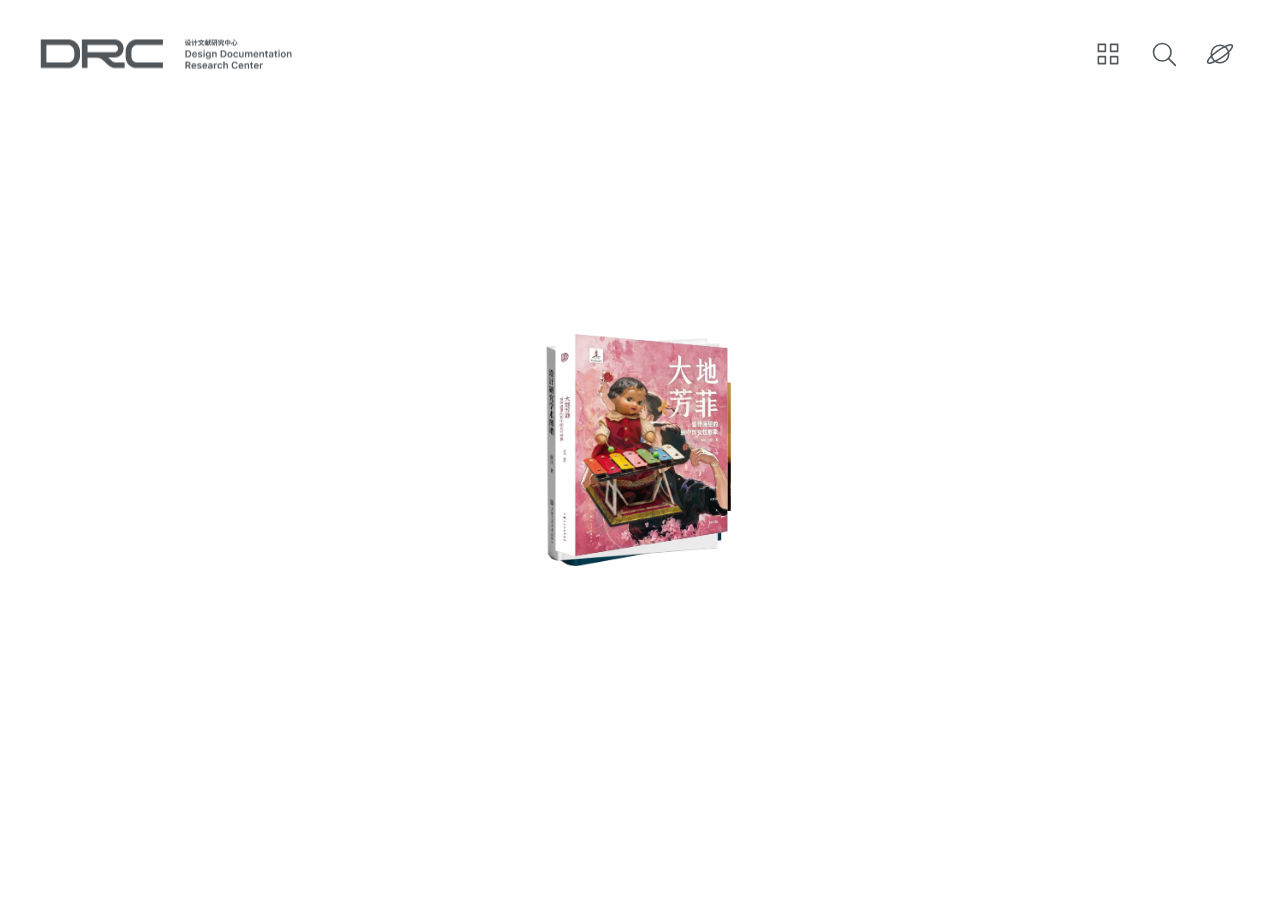
<file: index.html>
<!doctype html><html lang="zh-CN"><head><meta charset="utf-8"><meta name="viewport" content="width=device-width,initial-scale=1"><title>设计文献研究中心</title><style>html,body{margin:0;width:100%;height:100%;overflow:hidden;background:#fff}iframe{position:fixed;inset:0;width:100%;height:100%;border:0;background:#fff;opacity:0;pointer-events:none;transition:opacity 1000ms cubic-bezier(.22,1,.36,1)}iframe.active{opacity:1;pointer-events:auto}#sphere{z-index:1}#library{z-index:2}#introduction{z-index:3}@media(prefers-reduced-motion:reduce){iframe{transition-duration:1ms}}</style><script defer src="portal.js"></script></head><body><iframe id="sphere" class="active" title="球形馆藏" src="sphere/index.html"></iframe><iframe id="library" title="文献资料库" aria-hidden="true" inert></iframe><iframe id="introduction" title="关于研究中心" aria-hidden="true" inert></iframe></body></html>
</file>
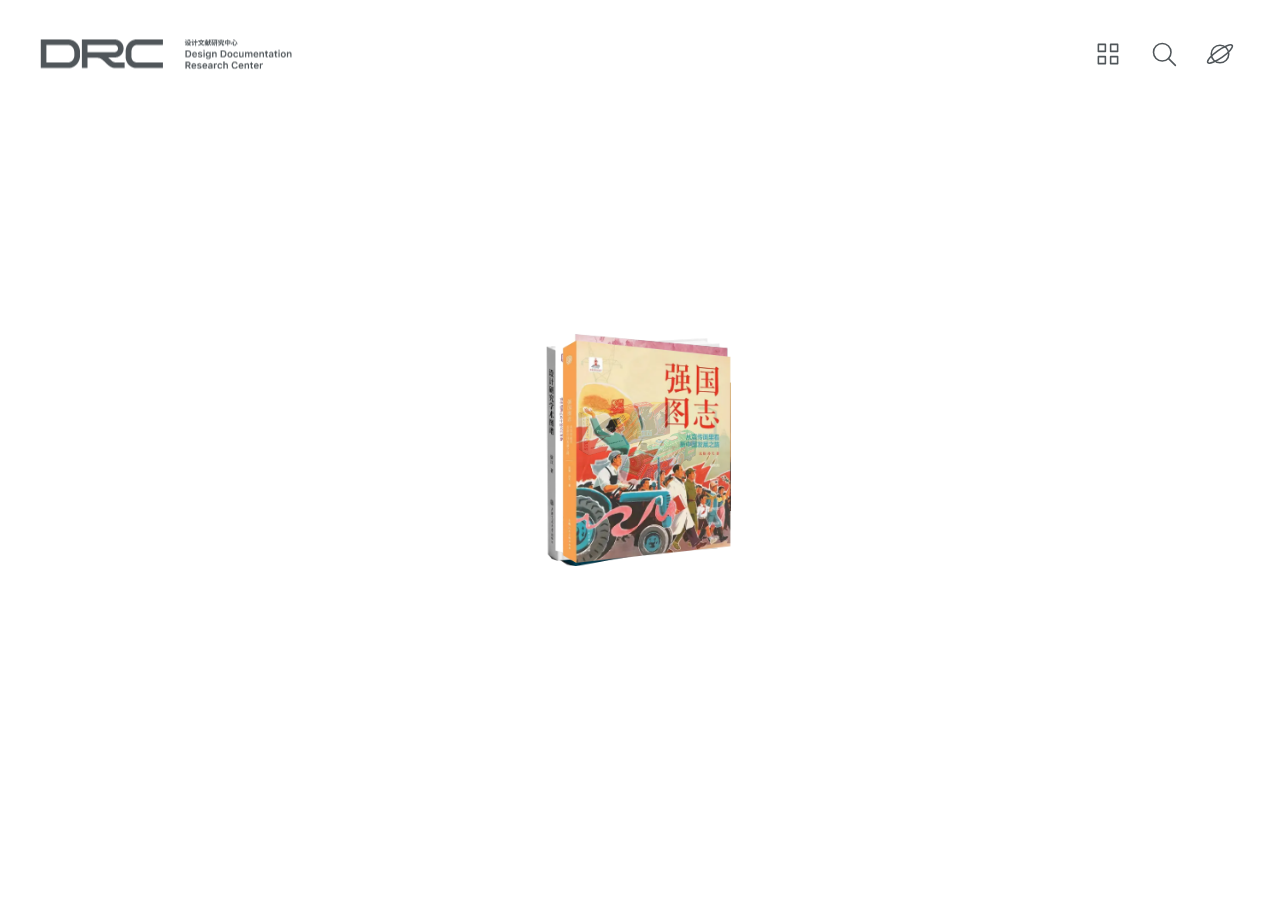
<file: sphere/index.html>
<!doctype html>
<html lang="zh-CN"><head><meta charset="utf-8"><meta name="viewport" content="width=device-width,initial-scale=1"><meta name="color-scheme" content="light"><title>文献研究中心</title><link rel="icon" href="data:,"><link rel="stylesheet" href="experience.css"><script defer src="book-covers.js"></script><script defer src="resource-images.js"></script><script defer src="experience.js"></script><link rel="stylesheet" href="portal-link.css"><script defer src="portal-link.js"></script><link rel="stylesheet" href="../navigation-20261119-r3.css"><script defer src="../navigation-20261119-r3.js"></script></head>
<body><a class="sphere-brand invert-ui" aria-label="设计文献研究中心" href="#"><svg xmlns="http://www.w3.org/2000/svg" viewBox="0 0 1710 210" aria-hidden="true" style="display:block;width:100%;height:100%;fill:currentColor"><path d="M5 7h195v1h-195zM283 7h231v1h-231zM642 7h189v1h-189zM1050 7h5v1h-5zM1087 7h5v1h-5zM1123 7h5v1h-5zM1142 7h6v1h-6zM1221 7h6v1h-6zM1266 7h5v1h-5zM1308 7h1v1h-1zM5 8h202v1h-202zM283 8h237v1h-237zM637 8h194v1h-194zM984 8h2v1h-2zM1030 8h2v1h-2zM1049 8h6v1h-6zM1086 8h6v1h-6zM1123 8h5v1h-5zM1142 8h6v1h-6zM1221 8h6v1h-6zM1266 8h6v1h-6zM1307 8h4v1h-4zM5 9h205v1h-205zM283 9h240v1h-240zM634 9h197v1h-197zM983 9h5v1h-5zM998 9h17v1h-17zM1029 9h4v1h-4zM1049 9h6v1h-6zM1086 9h6v1h-6zM1123 9h5v1h-5zM1142 9h6v1h-6zM1149 9h4v1h-4zM1159 9h16v1h-16zM1177 9h22v1h-22zM1221 9h6v1h-6zM1266 9h6v1h-6zM1306 9h8v1h-8zM5 10h209v1h-209zM283 10h243v1h-243zM631 10h200v1h-200zM982 10h7v1h-7zM998 10h17v1h-17zM1028 10h7v1h-7zM1049 10h6v1h-6zM1086 10h6v1h-6zM1123 10h5v1h-5zM1142 10h11v1h-11zM1158 10h17v1h-17zM1177 10h22v1h-22zM1221 10h6v1h-6zM1266 10h6v1h-6zM1305 10h11v1h-11zM5 11h211v1h-211zM283 11h245v1h-245zM628 11h203v1h-203zM982 11h8v1h-8zM998 11h17v1h-17zM1028 11h8v1h-8zM1049 11h6v1h-6zM1086 11h6v1h-6zM1114 11h23v1h-23zM1142 11h12v1h-12zM1158 11h17v1h-17zM1177 11h22v1h-22zM1205 11h39v1h-39zM1266 11h6v1h-6zM1305 11h12v1h-12zM5 12h214v1h-214zM283 12h247v1h-247zM625 12h206v1h-206zM983 12h8v1h-8zM998 12h17v1h-17zM1029 12h8v1h-8zM1049 12h6v1h-6zM1086 12h6v1h-6zM1114 12h23v1h-23zM1142 12h6v1h-6zM1149 12h5v1h-5zM1158 12h17v1h-17zM1177 12h22v1h-22zM1204 12h40v1h-40zM1266 12h6v1h-6zM1306 12h13v1h-13zM5 13h216v1h-216zM283 13h249v1h-249zM623 13h208v1h-208zM984 13h8v1h-8zM998 13h17v1h-17zM1030 13h8v1h-8zM1049 13h6v1h-6zM1086 13h6v1h-6zM1114 13h23v1h-23zM1142 13h6v1h-6zM1149 13h6v1h-6zM1158 13h17v1h-17zM1177 13h22v1h-22zM1204 13h40v1h-40zM1266 13h6v1h-6zM1309 13h12v1h-12zM5 14h219v1h-219zM283 14h251v1h-251zM621 14h210v1h-210zM985 14h8v1h-8zM998 14h6v1h-6zM1009 14h6v1h-6zM1031 14h7v1h-7zM1049 14h6v1h-6zM1069 14h41v1h-41zM1114 14h23v1h-23zM1142 14h6v1h-6zM1150 14h5v1h-5zM1163 14h6v1h-6zM1177 14h22v1h-22zM1204 14h40v1h-40zM1266 14h6v1h-6zM1311 14h11v1h-11zM5 15h221v1h-221zM283 15h253v1h-253zM619 15h212v1h-212zM986 15h6v1h-6zM998 15h6v1h-6zM1009 15h6v1h-6zM1032 15h6v1h-6zM1049 15h6v1h-6zM1069 15h41v1h-41zM1114 15h23v1h-23zM1142 15h6v1h-6zM1150 15h5v1h-5zM1163 15h5v1h-5zM1180 15h5v1h-5zM1190 15h6v1h-6zM1204 15h40v1h-40zM1250 15h37v1h-37zM1312 15h11v1h-11zM5 16h223v1h-223zM283 16h254v1h-254zM618 16h213v1h-213zM987 16h4v1h-4zM998 16h5v1h-5zM1009 16h6v1h-6zM1033 16h4v1h-4zM1049 16h6v1h-6zM1069 16h41v1h-41zM1123 16h5v1h-5zM1142 16h6v1h-6zM1151 16h4v1h-4zM1163 16h5v1h-5zM1180 16h5v1h-5zM1190 16h6v1h-6zM1204 16h6v1h-6zM1215 16h6v1h-6zM1226 16h6v1h-6zM1238 16h6v1h-6zM1250 16h37v1h-37zM1314 16h8v1h-8zM5 17h224v1h-224zM283 17h256v1h-256zM616 17h215v1h-215zM988 17h2v1h-2zM998 17h5v1h-5zM1009 17h6v1h-6zM1034 17h2v1h-2zM1049 17h6v1h-6zM1069 17h41v1h-41zM1123 17h5v1h-5zM1142 17h6v1h-6zM1151 17h1v1h-1zM1162 17h6v1h-6zM1180 17h5v1h-5zM1190 17h6v1h-6zM1204 17h6v1h-6zM1215 17h6v1h-6zM1226 17h6v1h-6zM1238 17h6v1h-6zM1250 17h37v1h-37zM1316 17h6v1h-6zM5 18h226v1h-226zM283 18h257v1h-257zM614 18h217v1h-217zM997 18h6v1h-6zM1009 18h6v1h-6zM1049 18h6v1h-6zM1069 18h41v1h-41zM1123 18h5v1h-5zM1142 18h6v1h-6zM1162 18h6v1h-6zM1180 18h5v1h-5zM1190 18h6v1h-6zM1204 18h6v1h-6zM1215 18h6v1h-6zM1226 18h6v1h-6zM1238 18h6v1h-6zM1250 18h37v1h-37zM1317 18h4v1h-4zM5 19h228v1h-228zM283 19h259v1h-259zM613 19h218v1h-218zM996 19h7v1h-7zM1009 19h6v1h-6zM1049 19h6v1h-6zM1069 19h41v1h-41zM1114 19h22v1h-22zM1137 19h18v1h-18zM1162 19h5v1h-5zM1180 19h5v1h-5zM1190 19h6v1h-6zM1204 19h6v1h-6zM1214 19h7v1h-7zM1226 19h6v1h-6zM1238 19h6v1h-6zM1250 19h37v1h-37zM1319 19h1v1h-1zM5 20h229v1h-229zM283 20h260v1h-260zM611 20h220v1h-220zM995 20h7v1h-7zM1009 20h11v1h-11zM1049 20h6v1h-6zM1076 20h6v1h-6zM1097 20h6v1h-6zM1114 20h41v1h-41zM1162 20h5v1h-5zM1180 20h5v1h-5zM1190 20h6v1h-6zM1214 20h6v1h-6zM1226 20h6v1h-6zM1238 20h1v1h-1zM1250 20h6v1h-6zM1265 20h7v1h-7zM1281 20h6v1h-6zM1304 20h6v1h-6zM5 21h230v1h-230zM283 21h261v1h-261zM610 21h221v1h-221zM979 21h11v1h-11zM993 21h9v1h-9zM1010 21h10v1h-10zM1024 21h12v1h-12zM1039 21h27v1h-27zM1076 21h6v1h-6zM1096 21h7v1h-7zM1114 21h41v1h-41zM1161 21h6v1h-6zM1180 21h5v1h-5zM1190 21h6v1h-6zM1213 21h7v1h-7zM1226 21h6v1h-6zM1238 21h3v1h-3zM1250 21h6v1h-6zM1266 21h6v1h-6zM1281 21h6v1h-6zM1304 21h6v1h-6zM5 22h232v1h-232zM283 22h262v1h-262zM609 22h222v1h-222zM979 22h11v1h-11zM992 22h9v1h-9zM1010 22h10v1h-10zM1024 22h12v1h-12zM1039 22h27v1h-27zM1077 22h6v1h-6zM1096 22h7v1h-7zM1114 22h41v1h-41zM1161 22h5v1h-5zM1180 22h5v1h-5zM1190 22h6v1h-6zM1211 22h8v1h-8zM1226 22h6v1h-6zM1238 22h5v1h-5zM1250 22h6v1h-6zM1266 22h6v1h-6zM1281 22h6v1h-6zM1304 22h6v1h-6zM1325 22h3v1h-3zM5 23h233v1h-233zM283 23h263v1h-263zM607 23h224v1h-224zM979 23h11v1h-11zM993 23h7v1h-7zM1010 23h11v1h-11zM1024 23h12v1h-12zM1039 23h27v1h-27zM1077 23h6v1h-6zM1095 23h7v1h-7zM1114 23h41v1h-41zM1161 23h13v1h-13zM1180 23h5v1h-5zM1190 23h6v1h-6zM1209 23h10v1h-10zM1226 23h17v1h-17zM1250 23h6v1h-6zM1266 23h6v1h-6zM1281 23h6v1h-6zM1296 23h2v1h-2zM1304 23h6v1h-6zM1323 23h6v1h-6zM5 24h235v1h-235zM283 24h264v1h-264zM606 24h225v1h-225zM979 24h11v1h-11zM994 24h5v1h-5zM1012 24h8v1h-8zM1024 24h12v1h-12zM1039 24h27v1h-27zM1077 24h7v1h-7zM1095 24h7v1h-7zM1114 24h5v1h-5zM1121 24h2v1h-2zM1127 24h3v1h-3zM1131 24h5v1h-5zM1137 24h18v1h-18zM1160 24h15v1h-15zM1180 24h5v1h-5zM1190 24h6v1h-6zM1205 24h13v1h-13zM1226 24h17v1h-17zM1250 24h6v1h-6zM1266 24h6v1h-6zM1281 24h6v1h-6zM1296 24h6v1h-6zM1304 24h6v1h-6zM1322 24h7v1h-7zM5 25h236v1h-236zM283 25h265v1h-265zM605 25h226v1h-226zM979 25h11v1h-11zM995 25h2v1h-2zM1024 25h12v1h-12zM1039 25h27v1h-27zM1078 25h6v1h-6zM1094 25h7v1h-7zM1114 25h5v1h-5zM1120 25h4v1h-4zM1127 25h9v1h-9zM1142 25h6v1h-6zM1160 25h15v1h-15zM1176 25h24v1h-24zM1204 25h13v1h-13zM1227 25h15v1h-15zM1250 25h6v1h-6zM1266 25h6v1h-6zM1281 25h6v1h-6zM1296 25h6v1h-6zM1304 25h6v1h-6zM1323 25h7v1h-7zM5 26h237v1h-237zM283 26h266v1h-266zM604 26h227v1h-227zM984 26h6v1h-6zM1014 26h2v1h-2zM1024 26h12v1h-12zM1039 26h27v1h-27zM1078 26h7v1h-7zM1094 26h7v1h-7zM1114 26h5v1h-5zM1121 26h3v1h-3zM1127 26h3v1h-3zM1131 26h5v1h-5zM1142 26h7v1h-7zM1159 26h16v1h-16zM1176 26h24v1h-24zM1205 26h10v1h-10zM1218 26h6v1h-6zM1227 26h15v1h-15zM1250 26h6v1h-6zM1266 26h6v1h-6zM1281 26h6v1h-6zM1296 26h5v1h-5zM1304 26h6v1h-6zM1324 26h7v1h-7zM5 27h238v1h-238zM283 27h267v1h-267zM603 27h228v1h-228zM984 27h6v1h-6zM994 27h24v1h-24zM1030 27h6v1h-6zM1049 27h6v1h-6zM1079 27h7v1h-7zM1093 27h7v1h-7zM1114 27h5v1h-5zM1121 27h3v1h-3zM1126 27h4v1h-4zM1131 27h5v1h-5zM1142 27h7v1h-7zM1159 27h16v1h-16zM1176 27h24v1h-24zM1205 27h8v1h-8zM1218 27h6v1h-6zM1228 27h13v1h-13zM1250 27h6v1h-6zM1266 27h6v1h-6zM1281 27h6v1h-6zM1296 27h5v1h-5zM1304 27h6v1h-6zM1324 27h7v1h-7zM5 28h239v1h-239zM283 28h268v1h-268zM602 28h229v1h-229zM984 28h6v1h-6zM994 28h24v1h-24zM1030 28h6v1h-6zM1049 28h6v1h-6zM1079 28h7v1h-7zM1092 28h8v1h-8zM1114 28h5v1h-5zM1121 28h4v1h-4zM1126 28h3v1h-3zM1131 28h5v1h-5zM1142 28h7v1h-7zM1158 28h8v1h-8zM1170 28h5v1h-5zM1176 28h24v1h-24zM1206 28h5v1h-5zM1218 28h6v1h-6zM1250 28h6v1h-6zM1266 28h6v1h-6zM1281 28h6v1h-6zM1295 28h6v1h-6zM1304 28h6v1h-6zM1325 28h7v1h-7zM5 29h240v1h-240zM283 29h269v1h-269zM601 29h230v1h-230zM984 29h6v1h-6zM994 29h24v1h-24zM1030 29h6v1h-6zM1049 29h6v1h-6zM1080 29h7v1h-7zM1092 29h7v1h-7zM1114 29h5v1h-5zM1121 29h3v1h-3zM1126 29h3v1h-3zM1131 29h5v1h-5zM1141 29h8v1h-8zM1158 29h8v1h-8zM1170 29h5v1h-5zM1176 29h24v1h-24zM1218 29h6v1h-6zM1250 29h6v1h-6zM1266 29h6v1h-6zM1281 29h6v1h-6zM1295 29h6v1h-6zM1304 29h6v1h-6zM1325 29h7v1h-7zM5 30h241v1h-241zM283 30h270v1h-270zM600 30h231v1h-231zM984 30h6v1h-6zM994 30h24v1h-24zM1030 30h6v1h-6zM1049 30h6v1h-6zM1081 30h7v1h-7zM1091 30h7v1h-7zM1114 30h5v1h-5zM1120 30h16v1h-16zM1141 30h8v1h-8zM1158 30h8v1h-8zM1170 30h5v1h-5zM1176 30h24v1h-24zM1218 30h6v1h-6zM1250 30h37v1h-37zM1295 30h6v1h-6zM1304 30h6v1h-6zM1326 30h7v1h-7zM5 31h242v1h-242zM283 31h270v1h-270zM599 31h232v1h-232zM984 31h6v1h-6zM995 31h22v1h-22zM1030 31h6v1h-6zM1049 31h6v1h-6zM1081 31h8v1h-8zM1090 31h8v1h-8zM1114 31h5v1h-5zM1120 31h16v1h-16zM1141 31h9v1h-9zM1158 31h8v1h-8zM1170 31h5v1h-5zM1180 31h5v1h-5zM1190 31h6v1h-6zM1206 31h30v1h-30zM1250 31h37v1h-37zM1295 31h6v1h-6zM1304 31h6v1h-6zM1326 31h7v1h-7zM5 32h243v1h-243zM283 32h271v1h-271zM598 32h233v1h-233zM984 32h6v1h-6zM996 32h5v1h-5zM1011 32h6v1h-6zM1030 32h6v1h-6zM1049 32h6v1h-6zM1082 32h15v1h-15zM1114 32h5v1h-5zM1120 32h16v1h-16zM1141 32h9v1h-9zM1159 32h7v1h-7zM1170 32h5v1h-5zM1180 32h5v1h-5zM1190 32h6v1h-6zM1206 32h30v1h-30zM1250 32h37v1h-37zM1295 32h6v1h-6zM1304 32h6v1h-6zM1327 32h7v1h-7zM5 33h244v1h-244zM283 33h272v1h-272zM597 33h234v1h-234zM984 33h6v1h-6zM996 33h6v1h-6zM1010 33h7v1h-7zM1030 33h6v1h-6zM1049 33h6v1h-6zM1083 33h13v1h-13zM1114 33h5v1h-5zM1120 33h16v1h-16zM1141 33h9v1h-9zM1159 33h7v1h-7zM1170 33h5v1h-5zM1180 33h5v1h-5zM1190 33h6v1h-6zM1206 33h30v1h-30zM1250 33h37v1h-37zM1294 33h6v1h-6zM1304 33h6v1h-6zM1327 33h7v1h-7zM5 34h245v1h-245zM283 34h272v1h-272zM597 34h234v1h-234zM984 34h6v1h-6zM997 34h6v1h-6zM1010 34h6v1h-6zM1030 34h6v1h-6zM1049 34h6v1h-6zM1083 34h12v1h-12zM1114 34h5v1h-5zM1123 34h5v1h-5zM1131 34h5v1h-5zM1140 34h10v1h-10zM1159 34h7v1h-7zM1170 34h5v1h-5zM1180 34h5v1h-5zM1190 34h6v1h-6zM1206 34h30v1h-30zM1250 34h37v1h-37zM1294 34h6v1h-6zM1304 34h6v1h-6zM1328 34h6v1h-6zM5 35h246v1h-246zM283 35h273v1h-273zM596 35h235v1h-235zM984 35h6v1h-6zM992 35h2v1h-2zM998 35h6v1h-6zM1009 35h6v1h-6zM1030 35h6v1h-6zM1040 35h1v1h-1zM1049 35h6v1h-6zM1084 35h11v1h-11zM1114 35h5v1h-5zM1123 35h5v1h-5zM1131 35h5v1h-5zM1140 35h11v1h-11zM1161 35h5v1h-5zM1170 35h5v1h-5zM1179 35h6v1h-6zM1190 35h6v1h-6zM1206 35h30v1h-30zM1250 35h6v1h-6zM1265 35h7v1h-7zM1281 35h6v1h-6zM1293 35h7v1h-7zM1304 35h6v1h-6zM1328 35h7v1h-7zM5 36h247v1h-247zM283 36h274v1h-274zM595 36h236v1h-236zM984 36h6v1h-6zM991 36h3v1h-3zM998 36h7v1h-7zM1008 36h7v1h-7zM1030 36h6v1h-6zM1038 36h3v1h-3zM1049 36h6v1h-6zM1085 36h9v1h-9zM1114 36h5v1h-5zM1120 36h16v1h-16zM1140 36h11v1h-11zM1161 36h5v1h-5zM1170 36h5v1h-5zM1179 36h6v1h-6zM1190 36h6v1h-6zM1217 36h6v1h-6zM1229 36h7v1h-7zM1250 36h6v1h-6zM1266 36h6v1h-6zM1281 36h6v1h-6zM1293 36h7v1h-7zM1304 36h6v1h-6zM1321 36h3v1h-3zM1329 36h6v1h-6zM5 37h247v1h-247zM283 37h274v1h-274zM594 37h237v1h-237zM984 37h11v1h-11zM999 37h7v1h-7zM1007 37h7v1h-7zM1030 37h6v1h-6zM1037 37h4v1h-4zM1049 37h6v1h-6zM1083 37h13v1h-13zM1114 37h5v1h-5zM1120 37h16v1h-16zM1139 37h6v1h-6zM1146 37h5v1h-5zM1161 37h5v1h-5zM1170 37h5v1h-5zM1179 37h6v1h-6zM1190 37h6v1h-6zM1216 37h7v1h-7zM1229 37h7v1h-7zM1250 37h6v1h-6zM1266 37h6v1h-6zM1282 37h5v1h-5zM1292 37h7v1h-7zM1304 37h6v1h-6zM1321 37h5v1h-5zM1329 37h6v1h-6zM5 38h248v1h-248zM283 38h275v1h-275zM594 38h237v1h-237zM984 38h11v1h-11zM1000 38h13v1h-13zM1030 38h12v1h-12zM1049 38h6v1h-6zM1082 38h15v1h-15zM1114 38h5v1h-5zM1120 38h16v1h-16zM1139 38h6v1h-6zM1146 38h6v1h-6zM1161 38h5v1h-5zM1170 38h5v1h-5zM1179 38h5v1h-5zM1190 38h6v1h-6zM1216 38h7v1h-7zM1229 38h7v1h-7zM1240 38h3v1h-3zM1266 38h6v1h-6zM1292 38h7v1h-7zM1304 38h6v1h-6zM1321 38h6v1h-6zM1329 38h5v1h-5zM5 39h249v1h-249zM283 39h275v1h-275zM593 39h238v1h-238zM984 39h11v1h-11zM1001 39h11v1h-11zM1030 39h12v1h-12zM1049 39h6v1h-6zM1080 39h19v1h-19zM1114 39h5v1h-5zM1120 39h16v1h-16zM1138 39h6v1h-6zM1147 39h5v1h-5zM1161 39h14v1h-14zM1179 39h5v1h-5zM1190 39h6v1h-6zM1215 39h7v1h-7zM1229 39h7v1h-7zM1240 39h5v1h-5zM1266 39h6v1h-6zM1292 39h6v1h-6zM1304 39h6v1h-6zM1321 39h5v1h-5zM1329 39h3v1h-3zM5 40h249v1h-249zM283 40h276v1h-276zM592 40h239v1h-239zM984 40h10v1h-10zM1001 40h10v1h-10zM1030 40h12v1h-12zM1049 40h6v1h-6zM1078 40h23v1h-23zM1114 40h5v1h-5zM1123 40h5v1h-5zM1131 40h5v1h-5zM1138 40h6v1h-6zM1147 40h6v1h-6zM1161 40h14v1h-14zM1178 40h6v1h-6zM1190 40h6v1h-6zM1214 40h8v1h-8zM1229 40h7v1h-7zM1240 40h5v1h-5zM1266 40h6v1h-6zM1294 40h4v1h-4zM1304 40h6v1h-6zM1321 40h5v1h-5zM5 41h250v1h-250zM283 41h276v1h-276zM592 41h239v1h-239zM984 41h9v1h-9zM1001 41h11v1h-11zM1030 41h11v1h-11zM1049 41h6v1h-6zM1076 41h12v1h-12zM1090 41h13v1h-13zM1114 41h5v1h-5zM1123 41h5v1h-5zM1131 41h5v1h-5zM1137 41h7v1h-7zM1147 41h6v1h-6zM1161 41h14v1h-14zM1178 41h6v1h-6zM1190 41h6v1h-6zM1212 41h9v1h-9zM1229 41h7v1h-7zM1240 41h5v1h-5zM1266 41h6v1h-6zM1296 41h1v1h-1zM1304 41h6v1h-6zM1321 41h5v1h-5zM5 42h251v1h-251zM283 42h277v1h-277zM591 42h240v1h-240zM983 42h9v1h-9zM998 42h16v1h-16zM1029 42h10v1h-10zM1049 42h6v1h-6zM1073 42h14v1h-14zM1092 42h14v1h-14zM1114 42h5v1h-5zM1123 42h5v1h-5zM1131 42h12v1h-12zM1148 42h6v1h-6zM1161 42h14v1h-14zM1177 42h6v1h-6zM1190 42h6v1h-6zM1210 42h10v1h-10zM1229 42h7v1h-7zM1240 42h5v1h-5zM1266 42h6v1h-6zM1304 42h6v1h-6zM1320 42h6v1h-6zM5 43h251v1h-251zM283 43h277v1h-277zM591 43h239v1h-239zM983 43h8v1h-8zM995 43h22v1h-22zM1029 43h9v1h-9zM1049 43h6v1h-6zM1070 43h15v1h-15zM1093 43h17v1h-17zM1114 43h5v1h-5zM1123 43h5v1h-5zM1131 43h11v1h-11zM1148 43h7v1h-7zM1161 43h13v1h-13zM1177 43h6v1h-6zM1190 43h6v1h-6zM1208 43h11v1h-11zM1230 43h6v1h-6zM1239 43h6v1h-6zM1266 43h6v1h-6zM1304 43h7v1h-7zM1320 43h6v1h-6zM5 44h38v1h-38zM197 44h60v1h-60zM283 44h38v1h-38zM511 44h50v1h-50zM590 44h58v1h-58zM982 44h8v1h-8zM992 44h29v1h-29zM1028 44h9v1h-9zM1049 44h6v1h-6zM1068 44h15v1h-15zM1095 44h16v1h-16zM1114 44h5v1h-5zM1123 44h5v1h-5zM1131 44h11v1h-11zM1149 44h7v1h-7zM1161 44h5v1h-5zM1176 44h7v1h-7zM1190 44h6v1h-6zM1205 44h13v1h-13zM1230 44h15v1h-15zM1266 44h6v1h-6zM1304 44h22v1h-22zM5 45h38v1h-38zM200 45h58v1h-58zM283 45h38v1h-38zM513 45h48v1h-48zM589 45h56v1h-56zM983 45h5v1h-5zM992 45h13v1h-13zM1008 45h12v1h-12zM1029 45h6v1h-6zM1049 45h6v1h-6zM1069 45h13v1h-13zM1096 45h14v1h-14zM1114 45h5v1h-5zM1123 45h18v1h-18zM1149 45h7v1h-7zM1161 45h5v1h-5zM1176 45h6v1h-6zM1190 45h6v1h-6zM1203 45h14v1h-14zM1230 45h14v1h-14zM1266 45h6v1h-6zM1305 45h20v1h-20zM5 46h38v1h-38zM203 46h55v1h-55zM283 46h38v1h-38zM515 46h46v1h-46zM589 46h53v1h-53zM984 46h3v1h-3zM993 46h10v1h-10zM1009 46h11v1h-11zM1029 46h5v1h-5zM1049 46h6v1h-6zM1070 46h10v1h-10zM1098 46h11v1h-11zM1114 46h5v1h-5zM1123 46h5v1h-5zM1129 46h12v1h-12zM1150 46h5v1h-5zM1161 46h5v1h-5zM1175 46h7v1h-7zM1190 46h6v1h-6zM1204 46h11v1h-11zM1230 46h14v1h-14zM1266 46h6v1h-6zM1305 46h20v1h-20zM5 47h38v1h-38zM205 47h54v1h-54zM283 47h38v1h-38zM517 47h44v1h-44zM588 47h52v1h-52zM984 47h2v1h-2zM993 47h7v1h-7zM1012 47h7v1h-7zM1030 47h3v1h-3zM1049 47h6v1h-6zM1070 47h7v1h-7zM1101 47h7v1h-7zM1114 47h5v1h-5zM1129 47h11v1h-11zM1150 47h4v1h-4zM1176 47h5v1h-5zM1190 47h6v1h-6zM1205 47h8v1h-8zM1231 47h12v1h-12zM1266 47h6v1h-6zM1306 47h18v1h-18zM5 48h38v1h-38zM207 48h53v1h-53zM283 48h38v1h-38zM518 48h44v1h-44zM588 48h50v1h-50zM993 48h4v1h-4zM1014 48h5v1h-5zM1030 48h2v1h-2zM1049 48h6v1h-6zM1071 48h4v1h-4zM1104 48h4v1h-4zM1114 48h5v1h-5zM1129 48h5v1h-5zM1137 48h2v1h-2zM1151 48h2v1h-2zM1177 48h3v1h-3zM1190 48h6v1h-6zM1206 48h5v1h-5zM1232 48h10v1h-10zM1266 48h6v1h-6zM1308 48h14v1h-14zM5 49h38v1h-38zM209 49h51v1h-51zM283 49h38v1h-38zM519 49h43v1h-43zM587 49h50v1h-50zM1050 49h5v1h-5zM1191 49h4v1h-4zM5 50h38v1h-38zM211 50h50v1h-50zM283 50h38v1h-38zM520 50h43v1h-43zM587 50h48v1h-48zM5 51h38v1h-38zM212 51h49v1h-49zM283 51h38v1h-38zM521 51h42v1h-42zM586 51h48v1h-48zM5 52h38v1h-38zM213 52h48v1h-48zM283 52h38v1h-38zM522 52h41v1h-41zM586 52h47v1h-47zM5 53h38v1h-38zM214 53h48v1h-48zM283 53h38v1h-38zM523 53h40v1h-40zM585 53h47v1h-47zM5 54h38v1h-38zM216 54h46v1h-46zM283 54h38v1h-38zM523 54h40v1h-40zM585 54h46v1h-46zM5 55h38v1h-38zM217 55h46v1h-46zM283 55h38v1h-38zM524 55h40v1h-40zM585 55h45v1h-45zM5 56h38v1h-38zM218 56h45v1h-45zM283 56h38v1h-38zM525 56h39v1h-39zM584 56h45v1h-45zM5 57h38v1h-38zM219 57h45v1h-45zM283 57h38v1h-38zM525 57h39v1h-39zM584 57h44v1h-44zM5 58h38v1h-38zM219 58h45v1h-45zM283 58h38v1h-38zM525 58h39v1h-39zM584 58h43v1h-43zM5 59h38v1h-38zM220 59h44v1h-44zM283 59h38v1h-38zM526 59h38v1h-38zM583 59h44v1h-44zM5 60h38v1h-38zM221 60h44v1h-44zM283 60h38v1h-38zM526 60h38v1h-38zM583 60h43v1h-43zM5 61h38v1h-38zM222 61h43v1h-43zM283 61h38v1h-38zM526 61h38v1h-38zM583 61h42v1h-42zM5 62h38v1h-38zM222 62h44v1h-44zM283 62h38v1h-38zM526 62h39v1h-39zM582 62h43v1h-43zM5 63h38v1h-38zM223 63h43v1h-43zM283 63h38v1h-38zM527 63h38v1h-38zM582 63h42v1h-42zM5 64h38v1h-38zM224 64h42v1h-42zM283 64h38v1h-38zM527 64h38v1h-38zM582 64h42v1h-42zM5 65h38v1h-38zM224 65h42v1h-42zM283 65h38v1h-38zM527 65h38v1h-38zM582 65h41v1h-41zM5 66h38v1h-38zM225 66h42v1h-42zM283 66h38v1h-38zM527 66h38v1h-38zM581 66h42v1h-42zM5 67h38v1h-38zM226 67h41v1h-41zM283 67h38v1h-38zM527 67h38v1h-38zM581 67h41v1h-41zM5 68h38v1h-38zM226 68h41v1h-41zM283 68h38v1h-38zM527 68h38v1h-38zM581 68h41v1h-41zM5 69h38v1h-38zM226 69h42v1h-42zM283 69h38v1h-38zM527 69h38v1h-38zM581 69h40v1h-40zM5 70h38v1h-38zM227 70h41v1h-41zM283 70h38v1h-38zM527 70h38v1h-38zM581 70h40v1h-40zM5 71h38v1h-38zM227 71h41v1h-41zM283 71h38v1h-38zM527 71h38v1h-38zM580 71h41v1h-41zM5 72h38v1h-38zM228 72h40v1h-40zM283 72h38v1h-38zM527 72h38v1h-38zM580 72h41v1h-41zM5 73h38v1h-38zM228 73h40v1h-40zM283 73h38v1h-38zM526 73h38v1h-38zM580 73h40v1h-40zM5 74h38v1h-38zM228 74h41v1h-41zM283 74h38v1h-38zM526 74h38v1h-38zM580 74h40v1h-40zM5 75h38v1h-38zM229 75h40v1h-40zM283 75h38v1h-38zM526 75h38v1h-38zM580 75h40v1h-40zM5 76h38v1h-38zM229 76h40v1h-40zM283 76h38v1h-38zM526 76h38v1h-38zM580 76h40v1h-40zM5 77h38v1h-38zM229 77h40v1h-40zM283 77h38v1h-38zM525 77h39v1h-39zM579 77h40v1h-40zM1107 77h4v1h-4zM1614 77h4v1h-4zM5 78h38v1h-38zM230 78h39v1h-39zM283 78h38v1h-38zM525 78h39v1h-39zM579 78h40v1h-40zM1105 78h7v1h-7zM1612 78h8v1h-8zM5 79h38v1h-38zM230 79h39v1h-39zM283 79h38v1h-38zM525 79h39v1h-39zM579 79h40v1h-40zM1104 79h9v1h-9zM1612 79h8v1h-8zM5 80h38v1h-38zM230 80h40v1h-40zM283 80h38v1h-38zM524 80h39v1h-39zM579 80h40v1h-40zM1104 80h9v1h-9zM1611 80h10v1h-10zM5 81h38v1h-38zM230 81h40v1h-40zM283 81h38v1h-38zM523 81h40v1h-40zM579 81h40v1h-40zM983 81h23v1h-23zM1104 81h10v1h-10zM1221 81h23v1h-23zM1611 81h10v1h-10zM5 82h38v1h-38zM230 82h40v1h-40zM283 82h38v1h-38zM523 82h40v1h-40zM579 82h40v1h-40zM983 82h27v1h-27zM1104 82h9v1h-9zM1221 82h27v1h-27zM1611 82h10v1h-10zM5 83h38v1h-38zM231 83h39v1h-39zM283 83h38v1h-38zM522 83h41v1h-41zM579 83h39v1h-39zM983 83h29v1h-29zM1104 83h9v1h-9zM1221 83h29v1h-29zM1611 83h10v1h-10zM5 84h38v1h-38zM231 84h39v1h-39zM283 84h38v1h-38zM521 84h41v1h-41zM579 84h39v1h-39zM983 84h30v1h-30zM1105 84h8v1h-8zM1221 84h31v1h-31zM1525 84h9v1h-9zM1588 84h9v1h-9zM1612 84h8v1h-8zM5 85h38v1h-38zM231 85h39v1h-39zM283 85h38v1h-38zM521 85h41v1h-41zM579 85h39v1h-39zM983 85h32v1h-32zM1106 85h6v1h-6zM1221 85h32v1h-32zM1525 85h9v1h-9zM1588 85h9v1h-9zM1613 85h6v1h-6zM5 86h38v1h-38zM231 86h39v1h-39zM283 86h38v1h-38zM520 86h42v1h-42zM579 86h39v1h-39zM983 86h33v1h-33zM1108 86h2v1h-2zM1221 86h33v1h-33zM1525 86h9v1h-9zM1588 86h9v1h-9zM1615 86h2v1h-2zM5 87h38v1h-38zM231 87h39v1h-39zM283 87h38v1h-38zM518 87h44v1h-44zM579 87h39v1h-39zM983 87h34v1h-34zM1221 87h34v1h-34zM1525 87h9v1h-9zM1588 87h9v1h-9zM5 88h38v1h-38zM231 88h39v1h-39zM283 88h38v1h-38zM517 88h44v1h-44zM579 88h39v1h-39zM983 88h9v1h-9zM1003 88h15v1h-15zM1221 88h9v1h-9zM1241 88h15v1h-15zM1525 88h9v1h-9zM1588 88h9v1h-9zM5 89h38v1h-38zM231 89h39v1h-39zM283 89h38v1h-38zM516 89h45v1h-45zM579 89h39v1h-39zM983 89h9v1h-9zM1006 89h12v1h-12zM1221 89h9v1h-9zM1244 89h13v1h-13zM1525 89h9v1h-9zM1588 89h9v1h-9zM5 90h38v1h-38zM231 90h39v1h-39zM283 90h38v1h-38zM514 90h46v1h-46zM579 90h39v1h-39zM983 90h9v1h-9zM1008 90h11v1h-11zM1221 90h9v1h-9zM1246 90h11v1h-11zM1525 90h9v1h-9zM1588 90h9v1h-9zM5 91h38v1h-38zM232 91h38v1h-38zM283 91h38v1h-38zM511 91h49v1h-49zM579 91h39v1h-39zM983 91h9v1h-9zM1009 91h10v1h-10zM1043 91h4v1h-4zM1080 91h4v1h-4zM1134 91h1v1h-1zM1180 91h4v1h-4zM1221 91h9v1h-9zM1247 91h11v1h-11zM1282 91h4v1h-4zM1321 91h4v1h-4zM1402 91h3v1h-3zM1423 91h3v1h-3zM1457 91h4v1h-4zM1500 91h3v1h-3zM1525 91h9v1h-9zM1560 91h5v1h-5zM1588 91h9v1h-9zM1642 91h5v1h-5zM1686 91h3v1h-3zM5 92h38v1h-38zM232 92h38v1h-38zM283 92h38v1h-38zM508 92h52v1h-52zM579 92h39v1h-39zM983 92h9v1h-9zM1010 92h10v1h-10zM1039 92h12v1h-12zM1075 92h14v1h-14zM1105 92h8v1h-8zM1130 92h10v1h-10zM1146 92h8v1h-8zM1164 92h8v1h-8zM1177 92h11v1h-11zM1221 92h9v1h-9zM1248 92h10v1h-10zM1277 92h13v1h-13zM1317 92h13v1h-13zM1346 92h8v1h-8zM1368 92h8v1h-8zM1386 92h8v1h-8zM1399 92h10v1h-10zM1419 92h11v1h-11zM1453 92h13v1h-13zM1483 92h8v1h-8zM1496 92h12v1h-12zM1520 92h21v1h-21zM1556 92h14v1h-14zM1583 92h21v1h-21zM1612 92h8v1h-8zM1638 92h13v1h-13zM1669 92h8v1h-8zM1682 92h12v1h-12zM5 93h38v1h-38zM232 93h38v1h-38zM283 93h276v1h-276zM579 93h39v1h-39zM983 93h9v1h-9zM1011 93h9v1h-9zM1037 93h16v1h-16zM1073 93h18v1h-18zM1105 93h8v1h-8zM1128 93h14v1h-14zM1146 93h8v1h-8zM1163 93h9v1h-9zM1175 93h15v1h-15zM1221 93h9v1h-9zM1249 93h10v1h-10zM1275 93h18v1h-18zM1315 93h17v1h-17zM1346 93h8v1h-8zM1368 93h8v1h-8zM1386 93h8v1h-8zM1397 93h13v1h-13zM1417 93h15v1h-15zM1451 93h17v1h-17zM1483 93h8v1h-8zM1495 93h14v1h-14zM1520 93h21v1h-21zM1554 93h18v1h-18zM1583 93h21v1h-21zM1612 93h8v1h-8zM1636 93h18v1h-18zM1669 93h8v1h-8zM1681 93h14v1h-14zM5 94h38v1h-38zM232 94h38v1h-38zM283 94h276v1h-276zM579 94h39v1h-39zM983 94h9v1h-9zM1011 94h10v1h-10zM1035 94h20v1h-20zM1072 94h20v1h-20zM1105 94h8v1h-8zM1126 94h17v1h-17zM1146 94h8v1h-8zM1163 94h9v1h-9zM1174 94h17v1h-17zM1221 94h9v1h-9zM1250 94h9v1h-9zM1274 94h20v1h-20zM1313 94h21v1h-21zM1346 94h8v1h-8zM1368 94h8v1h-8zM1386 94h8v1h-8zM1396 94h16v1h-16zM1416 94h17v1h-17zM1450 94h19v1h-19zM1483 94h8v1h-8zM1494 94h16v1h-16zM1520 94h21v1h-21zM1552 94h21v1h-21zM1583 94h21v1h-21zM1612 94h8v1h-8zM1634 94h21v1h-21zM1669 94h8v1h-8zM1680 94h16v1h-16zM5 95h38v1h-38zM232 95h38v1h-38zM283 95h275v1h-275zM579 95h39v1h-39zM983 95h9v1h-9zM1012 95h9v1h-9zM1034 95h22v1h-22zM1071 95h22v1h-22zM1105 95h8v1h-8zM1125 95h19v1h-19zM1146 95h8v1h-8zM1163 95h9v1h-9zM1173 95h19v1h-19zM1221 95h9v1h-9zM1250 95h9v1h-9zM1272 95h23v1h-23zM1312 95h23v1h-23zM1346 95h8v1h-8zM1368 95h8v1h-8zM1386 95h8v1h-8zM1395 95h17v1h-17zM1415 95h19v1h-19zM1448 95h23v1h-23zM1483 95h8v1h-8zM1493 95h18v1h-18zM1520 95h21v1h-21zM1551 95h23v1h-23zM1583 95h21v1h-21zM1612 95h8v1h-8zM1633 95h23v1h-23zM1669 95h8v1h-8zM1679 95h18v1h-18zM5 96h38v1h-38zM232 96h38v1h-38zM283 96h275v1h-275zM579 96h39v1h-39zM983 96h9v1h-9zM1012 96h9v1h-9zM1033 96h24v1h-24zM1070 96h24v1h-24zM1105 96h8v1h-8zM1124 96h21v1h-21zM1146 96h8v1h-8zM1163 96h29v1h-29zM1221 96h9v1h-9zM1251 96h9v1h-9zM1271 96h25v1h-25zM1311 96h25v1h-25zM1346 96h8v1h-8zM1368 96h8v1h-8zM1386 96h8v1h-8zM1395 96h18v1h-18zM1414 96h20v1h-20zM1447 96h24v1h-24zM1483 96h8v1h-8zM1492 96h20v1h-20zM1520 96h21v1h-21zM1550 96h25v1h-25zM1583 96h21v1h-21zM1612 96h8v1h-8zM1632 96h25v1h-25zM1669 96h8v1h-8zM1678 96h20v1h-20zM5 97h38v1h-38zM232 97h38v1h-38zM283 97h274v1h-274zM579 97h39v1h-39zM983 97h9v1h-9zM1012 97h9v1h-9zM1032 97h26v1h-26zM1069 97h26v1h-26zM1105 97h8v1h-8zM1123 97h22v1h-22zM1146 97h8v1h-8zM1163 97h30v1h-30zM1221 97h9v1h-9zM1251 97h9v1h-9zM1270 97h27v1h-27zM1310 97h26v1h-26zM1346 97h8v1h-8zM1368 97h8v1h-8zM1386 97h27v1h-27zM1414 97h21v1h-21zM1447 97h25v1h-25zM1483 97h30v1h-30zM1520 97h21v1h-21zM1549 97h27v1h-27zM1583 97h21v1h-21zM1612 97h8v1h-8zM1631 97h27v1h-27zM1669 97h30v1h-30zM5 98h38v1h-38zM232 98h38v1h-38zM283 98h274v1h-274zM579 98h39v1h-39zM983 98h9v1h-9zM1013 98h9v1h-9zM1031 98h11v1h-11zM1048 98h10v1h-10zM1069 98h9v1h-9zM1086 98h9v1h-9zM1105 98h8v1h-8zM1123 98h13v1h-13zM1139 98h15v1h-15zM1163 98h15v1h-15zM1181 98h12v1h-12zM1221 98h9v1h-9zM1251 98h9v1h-9zM1270 98h11v1h-11zM1286 98h12v1h-12zM1309 98h12v1h-12zM1326 98h11v1h-11zM1346 98h8v1h-8zM1368 98h8v1h-8zM1386 98h13v1h-13zM1402 98h18v1h-18zM1423 98h12v1h-12zM1446 98h10v1h-10zM1463 98h10v1h-10zM1483 98h14v1h-14zM1501 98h12v1h-12zM1521 98h19v1h-19zM1549 98h10v1h-10zM1566 98h10v1h-10zM1584 98h20v1h-20zM1612 98h8v1h-8zM1631 98h11v1h-11zM1647 98h12v1h-12zM1669 98h14v1h-14zM1687 98h12v1h-12zM5 99h38v1h-38zM232 99h38v1h-38zM283 99h273v1h-273zM579 99h39v1h-39zM983 99h9v1h-9zM1013 99h9v1h-9zM1031 99h9v1h-9zM1050 99h9v1h-9zM1068 99h9v1h-9zM1087 99h9v1h-9zM1105 99h8v1h-8zM1122 99h11v1h-11zM1142 99h12v1h-12zM1163 99h12v1h-12zM1183 99h11v1h-11zM1221 99h9v1h-9zM1251 99h9v1h-9zM1269 99h10v1h-10zM1288 99h10v1h-10zM1309 99h10v1h-10zM1328 99h10v1h-10zM1346 99h8v1h-8zM1368 99h8v1h-8zM1386 99h11v1h-11zM1404 99h14v1h-14zM1425 99h10v1h-10zM1445 99h10v1h-10zM1464 99h9v1h-9zM1483 99h12v1h-12zM1503 99h10v1h-10zM1525 99h9v1h-9zM1548 99h9v1h-9zM1567 99h9v1h-9zM1588 99h9v1h-9zM1612 99h8v1h-8zM1630 99h10v1h-10zM1649 99h10v1h-10zM1669 99h12v1h-12zM1689 99h10v1h-10zM5 100h38v1h-38zM232 100h38v1h-38zM283 100h273v1h-273zM579 100h39v1h-39zM983 100h9v1h-9zM1013 100h9v1h-9zM1030 100h9v1h-9zM1051 100h8v1h-8zM1068 100h8v1h-8zM1088 100h8v1h-8zM1105 100h8v1h-8zM1122 100h10v1h-10zM1143 100h11v1h-11zM1163 100h11v1h-11zM1184 100h10v1h-10zM1221 100h9v1h-9zM1252 100h8v1h-8zM1269 100h9v1h-9zM1290 100h9v1h-9zM1308 100h10v1h-10zM1329 100h9v1h-9zM1346 100h8v1h-8zM1368 100h8v1h-8zM1386 100h10v1h-10zM1405 100h12v1h-12zM1426 100h10v1h-10zM1445 100h9v1h-9zM1465 100h9v1h-9zM1483 100h11v1h-11zM1504 100h10v1h-10zM1525 100h9v1h-9zM1548 100h8v1h-8zM1568 100h9v1h-9zM1588 100h9v1h-9zM1612 100h8v1h-8zM1630 100h9v1h-9zM1650 100h10v1h-10zM1669 100h11v1h-11zM1690 100h10v1h-10zM5 101h38v1h-38zM232 101h38v1h-38zM283 101h272v1h-272zM579 101h39v1h-39zM983 101h9v1h-9zM1013 101h9v1h-9zM1030 101h8v1h-8zM1052 101h8v1h-8zM1068 101h8v1h-8zM1089 101h7v1h-7zM1105 101h8v1h-8zM1122 101h9v1h-9zM1144 101h10v1h-10zM1163 101h10v1h-10zM1185 101h9v1h-9zM1221 101h9v1h-9zM1252 101h8v1h-8zM1268 101h9v1h-9zM1290 101h9v1h-9zM1308 101h9v1h-9zM1330 101h8v1h-8zM1346 101h8v1h-8zM1368 101h8v1h-8zM1386 101h9v1h-9zM1406 101h10v1h-10zM1427 101h9v1h-9zM1444 101h9v1h-9zM1466 101h8v1h-8zM1483 101h10v1h-10zM1505 101h9v1h-9zM1525 101h9v1h-9zM1548 101h8v1h-8zM1569 101h8v1h-8zM1588 101h9v1h-9zM1612 101h8v1h-8zM1629 101h9v1h-9zM1651 101h9v1h-9zM1669 101h10v1h-10zM1691 101h9v1h-9zM5 102h38v1h-38zM232 102h38v1h-38zM283 102h271v1h-271zM579 102h39v1h-39zM983 102h9v1h-9zM1013 102h9v1h-9zM1030 102h8v1h-8zM1052 102h8v1h-8zM1068 102h8v1h-8zM1105 102h8v1h-8zM1121 102h9v1h-9zM1145 102h9v1h-9zM1163 102h9v1h-9zM1185 102h9v1h-9zM1221 102h9v1h-9zM1252 102h8v1h-8zM1268 102h9v1h-9zM1291 102h9v1h-9zM1308 102h8v1h-8zM1330 102h8v1h-8zM1346 102h8v1h-8zM1368 102h8v1h-8zM1386 102h9v1h-9zM1406 102h9v1h-9zM1427 102h9v1h-9zM1444 102h8v1h-8zM1467 102h8v1h-8zM1483 102h9v1h-9zM1505 102h9v1h-9zM1525 102h9v1h-9zM1569 102h8v1h-8zM1588 102h9v1h-9zM1612 102h8v1h-8zM1629 102h9v1h-9zM1652 102h9v1h-9zM1669 102h9v1h-9zM1691 102h9v1h-9zM5 103h38v1h-38zM232 103h38v1h-38zM283 103h271v1h-271zM579 103h39v1h-39zM983 103h9v1h-9zM1013 103h9v1h-9zM1029 103h8v1h-8zM1053 103h7v1h-7zM1068 103h9v1h-9zM1105 103h8v1h-8zM1121 103h9v1h-9zM1145 103h9v1h-9zM1163 103h9v1h-9zM1186 103h8v1h-8zM1221 103h9v1h-9zM1252 103h8v1h-8zM1268 103h8v1h-8zM1291 103h9v1h-9zM1307 103h9v1h-9zM1331 103h8v1h-8zM1346 103h8v1h-8zM1368 103h8v1h-8zM1386 103h8v1h-8zM1407 103h8v1h-8zM1427 103h9v1h-9zM1444 103h8v1h-8zM1467 103h8v1h-8zM1483 103h9v1h-9zM1505 103h9v1h-9zM1525 103h9v1h-9zM1569 103h8v1h-8zM1588 103h9v1h-9zM1612 103h8v1h-8zM1629 103h8v1h-8zM1652 103h9v1h-9zM1669 103h9v1h-9zM1691 103h9v1h-9zM5 104h38v1h-38zM232 104h38v1h-38zM283 104h270v1h-270zM579 104h39v1h-39zM983 104h9v1h-9zM1013 104h9v1h-9zM1029 104h8v1h-8zM1053 104h8v1h-8zM1068 104h10v1h-10zM1105 104h8v1h-8zM1121 104h8v1h-8zM1145 104h9v1h-9zM1163 104h9v1h-9zM1186 104h8v1h-8zM1221 104h9v1h-9zM1252 104h8v1h-8zM1267 104h9v1h-9zM1292 104h8v1h-8zM1307 104h9v1h-9zM1346 104h8v1h-8zM1368 104h8v1h-8zM1386 104h8v1h-8zM1407 104h8v1h-8zM1428 104h8v1h-8zM1444 104h8v1h-8zM1467 104h8v1h-8zM1483 104h9v1h-9zM1506 104h8v1h-8zM1525 104h9v1h-9zM1569 104h8v1h-8zM1588 104h9v1h-9zM1612 104h8v1h-8zM1628 104h9v1h-9zM1652 104h9v1h-9zM1669 104h9v1h-9zM1692 104h8v1h-8zM5 105h38v1h-38zM232 105h38v1h-38zM283 105h269v1h-269zM579 105h39v1h-39zM983 105h9v1h-9zM1013 105h9v1h-9zM1029 105h8v1h-8zM1053 105h8v1h-8zM1068 105h12v1h-12zM1105 105h8v1h-8zM1121 105h8v1h-8zM1146 105h8v1h-8zM1163 105h9v1h-9zM1186 105h8v1h-8zM1221 105h9v1h-9zM1252 105h8v1h-8zM1267 105h9v1h-9zM1292 105h8v1h-8zM1307 105h8v1h-8zM1346 105h8v1h-8zM1368 105h8v1h-8zM1386 105h8v1h-8zM1407 105h8v1h-8zM1428 105h8v1h-8zM1443 105h8v1h-8zM1467 105h8v1h-8zM1483 105h8v1h-8zM1506 105h8v1h-8zM1525 105h9v1h-9zM1569 105h8v1h-8zM1588 105h9v1h-9zM1612 105h8v1h-8zM1628 105h9v1h-9zM1653 105h8v1h-8zM1669 105h8v1h-8zM1692 105h8v1h-8zM5 106h38v1h-38zM232 106h38v1h-38zM283 106h268v1h-268zM579 106h39v1h-39zM983 106h9v1h-9zM1013 106h9v1h-9zM1029 106h32v1h-32zM1069 106h16v1h-16zM1105 106h8v1h-8zM1121 106h8v1h-8zM1146 106h8v1h-8zM1163 106h9v1h-9zM1186 106h8v1h-8zM1221 106h9v1h-9zM1252 106h8v1h-8zM1267 106h9v1h-9zM1292 106h9v1h-9zM1307 106h8v1h-8zM1346 106h8v1h-8zM1368 106h8v1h-8zM1386 106h8v1h-8zM1407 106h8v1h-8zM1428 106h8v1h-8zM1443 106h32v1h-32zM1483 106h8v1h-8zM1506 106h8v1h-8zM1525 106h9v1h-9zM1561 106h16v1h-16zM1588 106h9v1h-9zM1612 106h8v1h-8zM1628 106h8v1h-8zM1653 106h8v1h-8zM1669 106h8v1h-8zM1692 106h8v1h-8zM5 107h38v1h-38zM232 107h38v1h-38zM283 107h268v1h-268zM579 107h39v1h-39zM983 107h9v1h-9zM1013 107h9v1h-9zM1029 107h32v1h-32zM1069 107h20v1h-20zM1105 107h8v1h-8zM1120 107h9v1h-9zM1146 107h8v1h-8zM1163 107h9v1h-9zM1186 107h8v1h-8zM1221 107h9v1h-9zM1252 107h8v1h-8zM1267 107h8v1h-8zM1292 107h9v1h-9zM1307 107h8v1h-8zM1346 107h8v1h-8zM1368 107h8v1h-8zM1386 107h8v1h-8zM1407 107h8v1h-8zM1428 107h8v1h-8zM1443 107h33v1h-33zM1483 107h8v1h-8zM1506 107h8v1h-8zM1525 107h9v1h-9zM1554 107h23v1h-23zM1588 107h9v1h-9zM1612 107h8v1h-8zM1628 107h8v1h-8zM1653 107h8v1h-8zM1669 107h8v1h-8zM1692 107h8v1h-8zM5 108h38v1h-38zM232 108h38v1h-38zM283 108h267v1h-267zM579 108h39v1h-39zM983 108h9v1h-9zM1013 108h9v1h-9zM1029 108h32v1h-32zM1070 108h22v1h-22zM1105 108h8v1h-8zM1120 108h9v1h-9zM1146 108h8v1h-8zM1163 108h9v1h-9zM1186 108h8v1h-8zM1221 108h9v1h-9zM1251 108h9v1h-9zM1267 108h8v1h-8zM1292 108h9v1h-9zM1307 108h8v1h-8zM1346 108h8v1h-8zM1368 108h8v1h-8zM1386 108h8v1h-8zM1407 108h8v1h-8zM1428 108h8v1h-8zM1443 108h33v1h-33zM1483 108h8v1h-8zM1506 108h8v1h-8zM1525 108h9v1h-9zM1552 108h25v1h-25zM1588 108h9v1h-9zM1612 108h8v1h-8zM1628 108h8v1h-8zM1653 108h9v1h-9zM1669 108h8v1h-8zM1692 108h8v1h-8zM5 109h38v1h-38zM232 109h38v1h-38zM283 109h266v1h-266zM579 109h39v1h-39zM983 109h9v1h-9zM1013 109h9v1h-9zM1029 109h32v1h-32zM1072 109h21v1h-21zM1105 109h8v1h-8zM1120 109h9v1h-9zM1146 109h8v1h-8zM1163 109h9v1h-9zM1186 109h8v1h-8zM1221 109h9v1h-9zM1251 109h9v1h-9zM1267 109h8v1h-8zM1292 109h9v1h-9zM1307 109h8v1h-8zM1346 109h8v1h-8zM1368 109h8v1h-8zM1386 109h8v1h-8zM1407 109h8v1h-8zM1428 109h8v1h-8zM1443 109h33v1h-33zM1483 109h8v1h-8zM1506 109h8v1h-8zM1525 109h9v1h-9zM1550 109h27v1h-27zM1588 109h9v1h-9zM1612 109h8v1h-8zM1628 109h8v1h-8zM1653 109h9v1h-9zM1669 109h8v1h-8zM1692 109h8v1h-8zM5 110h38v1h-38zM232 110h38v1h-38zM283 110h265v1h-265zM579 110h39v1h-39zM983 110h9v1h-9zM1013 110h8v1h-8zM1029 110h32v1h-32zM1073 110h21v1h-21zM1105 110h8v1h-8zM1120 110h9v1h-9zM1146 110h8v1h-8zM1163 110h9v1h-9zM1186 110h8v1h-8zM1221 110h9v1h-9zM1251 110h9v1h-9zM1267 110h8v1h-8zM1292 110h9v1h-9zM1307 110h8v1h-8zM1346 110h8v1h-8zM1368 110h8v1h-8zM1386 110h8v1h-8zM1407 110h8v1h-8zM1428 110h8v1h-8zM1443 110h33v1h-33zM1483 110h8v1h-8zM1506 110h8v1h-8zM1525 110h9v1h-9zM1549 110h28v1h-28zM1588 110h9v1h-9zM1612 110h8v1h-8zM1628 110h8v1h-8zM1653 110h9v1h-9zM1669 110h8v1h-8zM1692 110h8v1h-8zM5 111h38v1h-38zM232 111h38v1h-38zM283 111h264v1h-264zM579 111h39v1h-39zM983 111h9v1h-9zM1012 111h9v1h-9zM1029 111h32v1h-32zM1076 111h19v1h-19zM1105 111h8v1h-8zM1121 111h8v1h-8zM1146 111h8v1h-8zM1163 111h9v1h-9zM1186 111h8v1h-8zM1221 111h9v1h-9zM1251 111h9v1h-9zM1267 111h8v1h-8zM1292 111h9v1h-9zM1307 111h8v1h-8zM1346 111h8v1h-8zM1368 111h8v1h-8zM1386 111h8v1h-8zM1407 111h8v1h-8zM1428 111h8v1h-8zM1443 111h32v1h-32zM1483 111h8v1h-8zM1506 111h8v1h-8zM1525 111h9v1h-9zM1548 111h29v1h-29zM1588 111h9v1h-9zM1612 111h8v1h-8zM1628 111h8v1h-8zM1653 111h8v1h-8zM1669 111h8v1h-8zM1692 111h8v1h-8zM5 112h38v1h-38zM232 112h38v1h-38zM283 112h263v1h-263zM579 112h39v1h-39zM983 112h9v1h-9zM1012 112h9v1h-9zM1029 112h8v1h-8zM1080 112h16v1h-16zM1105 112h8v1h-8zM1121 112h8v1h-8zM1145 112h9v1h-9zM1163 112h9v1h-9zM1186 112h8v1h-8zM1221 112h9v1h-9zM1250 112h9v1h-9zM1267 112h9v1h-9zM1292 112h9v1h-9zM1307 112h8v1h-8zM1346 112h8v1h-8zM1368 112h8v1h-8zM1386 112h8v1h-8zM1407 112h8v1h-8zM1428 112h8v1h-8zM1443 112h8v1h-8zM1483 112h8v1h-8zM1506 112h8v1h-8zM1525 112h9v1h-9zM1548 112h10v1h-10zM1569 112h8v1h-8zM1588 112h9v1h-9zM1612 112h8v1h-8zM1628 112h8v1h-8zM1653 112h8v1h-8zM1669 112h8v1h-8zM1692 112h8v1h-8zM5 113h38v1h-38zM232 113h38v1h-38zM283 113h262v1h-262zM579 113h39v1h-39zM983 113h9v1h-9zM1011 113h10v1h-10zM1029 113h8v1h-8zM1084 113h12v1h-12zM1105 113h8v1h-8zM1121 113h9v1h-9zM1145 113h9v1h-9zM1163 113h9v1h-9zM1186 113h8v1h-8zM1221 113h9v1h-9zM1250 113h9v1h-9zM1267 113h9v1h-9zM1292 113h8v1h-8zM1307 113h8v1h-8zM1346 113h8v1h-8zM1368 113h8v1h-8zM1386 113h8v1h-8zM1407 113h8v1h-8zM1428 113h8v1h-8zM1443 113h8v1h-8zM1483 113h8v1h-8zM1506 113h8v1h-8zM1525 113h9v1h-9zM1547 113h9v1h-9zM1569 113h8v1h-8zM1588 113h9v1h-9zM1612 113h8v1h-8zM1628 113h9v1h-9zM1653 113h8v1h-8zM1669 113h8v1h-8zM1692 113h8v1h-8zM5 114h38v1h-38zM232 114h38v1h-38zM283 114h261v1h-261zM579 114h39v1h-39zM983 114h9v1h-9zM1011 114h9v1h-9zM1029 114h8v1h-8zM1087 114h10v1h-10zM1105 114h8v1h-8zM1121 114h9v1h-9zM1145 114h9v1h-9zM1163 114h9v1h-9zM1186 114h8v1h-8zM1221 114h9v1h-9zM1249 114h10v1h-10zM1267 114h9v1h-9zM1292 114h8v1h-8zM1307 114h9v1h-9zM1346 114h8v1h-8zM1368 114h8v1h-8zM1386 114h8v1h-8zM1407 114h8v1h-8zM1428 114h8v1h-8zM1444 114h8v1h-8zM1483 114h8v1h-8zM1506 114h8v1h-8zM1525 114h9v1h-9zM1547 114h8v1h-8zM1569 114h8v1h-8zM1588 114h9v1h-9zM1612 114h8v1h-8zM1628 114h9v1h-9zM1653 114h8v1h-8zM1669 114h8v1h-8zM1692 114h8v1h-8zM5 115h38v1h-38zM232 115h38v1h-38zM283 115h259v1h-259zM579 115h39v1h-39zM983 115h9v1h-9zM1010 115h10v1h-10zM1029 115h8v1h-8zM1088 115h9v1h-9zM1105 115h8v1h-8zM1121 115h10v1h-10zM1144 115h10v1h-10zM1163 115h9v1h-9zM1186 115h8v1h-8zM1221 115h9v1h-9zM1248 115h10v1h-10zM1268 115h8v1h-8zM1291 115h9v1h-9zM1307 115h9v1h-9zM1331 115h7v1h-7zM1346 115h8v1h-8zM1368 115h8v1h-8zM1386 115h8v1h-8zM1407 115h8v1h-8zM1428 115h8v1h-8zM1444 115h8v1h-8zM1483 115h8v1h-8zM1506 115h8v1h-8zM1525 115h9v1h-9zM1547 115h8v1h-8zM1569 115h8v1h-8zM1588 115h9v1h-9zM1612 115h8v1h-8zM1628 115h9v1h-9zM1652 115h9v1h-9zM1669 115h8v1h-8zM1692 115h8v1h-8zM5 116h38v1h-38zM232 116h38v1h-38zM283 116h258v1h-258zM579 116h39v1h-39zM983 116h9v1h-9zM1009 116h10v1h-10zM1029 116h9v1h-9zM1088 116h9v1h-9zM1105 116h8v1h-8zM1122 116h9v1h-9zM1143 116h11v1h-11zM1163 116h9v1h-9zM1186 116h8v1h-8zM1221 116h9v1h-9zM1247 116h11v1h-11zM1268 116h9v1h-9zM1291 116h9v1h-9zM1308 116h8v1h-8zM1331 116h7v1h-7zM1346 116h8v1h-8zM1367 116h9v1h-9zM1386 116h8v1h-8zM1407 116h8v1h-8zM1428 116h8v1h-8zM1444 116h8v1h-8zM1483 116h8v1h-8zM1506 116h8v1h-8zM1525 116h9v1h-9zM1547 116h8v1h-8zM1568 116h9v1h-9zM1588 116h9v1h-9zM1612 116h8v1h-8zM1629 116h8v1h-8zM1652 116h9v1h-9zM1669 116h8v1h-8zM1692 116h8v1h-8zM5 117h38v1h-38zM232 117h38v1h-38zM283 117h257v1h-257zM579 117h39v1h-39zM983 117h9v1h-9zM1008 117h11v1h-11zM1030 117h8v1h-8zM1053 117h7v1h-7zM1068 117h7v1h-7zM1089 117h8v1h-8zM1105 117h8v1h-8zM1122 117h11v1h-11zM1142 117h12v1h-12zM1163 117h9v1h-9zM1186 117h8v1h-8zM1221 117h9v1h-9zM1246 117h11v1h-11zM1268 117h9v1h-9zM1290 117h9v1h-9zM1308 117h9v1h-9zM1330 117h8v1h-8zM1346 117h9v1h-9zM1367 117h9v1h-9zM1386 117h8v1h-8zM1407 117h8v1h-8zM1428 117h8v1h-8zM1444 117h9v1h-9zM1468 117h7v1h-7zM1483 117h8v1h-8zM1506 117h8v1h-8zM1525 117h9v1h-9zM1547 117h8v1h-8zM1568 117h9v1h-9zM1588 117h9v1h-9zM1612 117h8v1h-8zM1629 117h9v1h-9zM1651 117h9v1h-9zM1669 117h8v1h-8zM1692 117h8v1h-8zM5 118h38v1h-38zM232 118h38v1h-38zM283 118h255v1h-255zM579 118h39v1h-39zM983 118h9v1h-9zM1006 118h12v1h-12zM1030 118h9v1h-9zM1052 118h8v1h-8zM1067 118h8v1h-8zM1088 118h9v1h-9zM1105 118h8v1h-8zM1123 118h12v1h-12zM1140 118h14v1h-14zM1163 118h9v1h-9zM1186 118h8v1h-8zM1221 118h9v1h-9zM1245 118h12v1h-12zM1269 118h9v1h-9zM1290 118h9v1h-9zM1308 118h10v1h-10zM1329 118h9v1h-9zM1346 118h9v1h-9zM1366 118h10v1h-10zM1386 118h8v1h-8zM1407 118h8v1h-8zM1428 118h8v1h-8zM1445 118h8v1h-8zM1467 118h8v1h-8zM1483 118h8v1h-8zM1506 118h8v1h-8zM1525 118h9v1h-9zM1547 118h8v1h-8zM1567 118h10v1h-10zM1589 118h8v1h-8zM1612 118h8v1h-8zM1629 118h10v1h-10zM1651 118h9v1h-9zM1669 118h8v1h-8zM1692 118h8v1h-8zM5 119h38v1h-38zM232 119h38v1h-38zM283 119h254v1h-254zM579 119h39v1h-39zM983 119h9v1h-9zM1003 119h15v1h-15zM1031 119h9v1h-9zM1051 119h9v1h-9zM1067 119h9v1h-9zM1088 119h8v1h-8zM1105 119h8v1h-8zM1123 119h31v1h-31zM1163 119h9v1h-9zM1186 119h8v1h-8zM1221 119h9v1h-9zM1242 119h14v1h-14zM1269 119h10v1h-10zM1289 119h10v1h-10zM1309 119h10v1h-10zM1329 119h9v1h-9zM1346 119h10v1h-10zM1365 119h11v1h-11zM1386 119h8v1h-8zM1407 119h8v1h-8zM1428 119h8v1h-8zM1445 119h9v1h-9zM1466 119h9v1h-9zM1483 119h8v1h-8zM1506 119h8v1h-8zM1525 119h10v1h-10zM1547 119h9v1h-9zM1566 119h11v1h-11zM1589 119h9v1h-9zM1612 119h8v1h-8zM1630 119h10v1h-10zM1650 119h9v1h-9zM1669 119h8v1h-8zM1692 119h8v1h-8zM5 120h38v1h-38zM231 120h39v1h-39zM283 120h252v1h-252zM579 120h39v1h-39zM983 120h34v1h-34zM1031 120h11v1h-11zM1050 120h10v1h-10zM1068 120h9v1h-9zM1087 120h9v1h-9zM1105 120h8v1h-8zM1124 120h21v1h-21zM1146 120h8v1h-8zM1163 120h9v1h-9zM1186 120h8v1h-8zM1221 120h34v1h-34zM1270 120h11v1h-11zM1287 120h11v1h-11zM1309 120h11v1h-11zM1327 120h10v1h-10zM1346 120h12v1h-12zM1363 120h13v1h-13zM1386 120h8v1h-8zM1407 120h8v1h-8zM1428 120h8v1h-8zM1446 120h10v1h-10zM1464 120h10v1h-10zM1483 120h8v1h-8zM1506 120h8v1h-8zM1526 120h10v1h-10zM1547 120h10v1h-10zM1565 120h12v1h-12zM1589 120h11v1h-11zM1612 120h8v1h-8zM1630 120h11v1h-11zM1648 120h11v1h-11zM1669 120h8v1h-8zM1692 120h8v1h-8zM5 121h38v1h-38zM231 121h39v1h-39zM283 121h250v1h-250zM579 121h39v1h-39zM983 121h33v1h-33zM1032 121h27v1h-27zM1068 121h12v1h-12zM1084 121h12v1h-12zM1105 121h8v1h-8zM1125 121h19v1h-19zM1146 121h8v1h-8zM1163 121h9v1h-9zM1186 121h8v1h-8zM1221 121h33v1h-33zM1270 121h27v1h-27zM1310 121h27v1h-27zM1347 121h29v1h-29zM1386 121h8v1h-8zM1407 121h8v1h-8zM1428 121h8v1h-8zM1446 121h27v1h-27zM1483 121h8v1h-8zM1506 121h8v1h-8zM1526 121h15v1h-15zM1548 121h29v1h-29zM1589 121h15v1h-15zM1612 121h8v1h-8zM1631 121h27v1h-27zM1669 121h8v1h-8zM1692 121h8v1h-8zM5 122h38v1h-38zM231 122h39v1h-39zM283 122h248v1h-248zM579 122h39v1h-39zM983 122h32v1h-32zM1033 122h25v1h-25zM1069 122h26v1h-26zM1105 122h8v1h-8zM1126 122h17v1h-17zM1146 122h8v1h-8zM1163 122h9v1h-9zM1186 122h8v1h-8zM1221 122h32v1h-32zM1271 122h26v1h-26zM1311 122h25v1h-25zM1347 122h29v1h-29zM1386 122h8v1h-8zM1407 122h8v1h-8zM1428 122h8v1h-8zM1447 122h26v1h-26zM1483 122h8v1h-8zM1506 122h8v1h-8zM1526 122h15v1h-15zM1548 122h29v1h-29zM1589 122h15v1h-15zM1612 122h8v1h-8zM1632 122h25v1h-25zM1669 122h8v1h-8zM1692 122h8v1h-8zM5 123h38v1h-38zM231 123h39v1h-39zM283 123h246v1h-246zM579 123h39v1h-39zM983 123h30v1h-30zM1034 123h23v1h-23zM1070 123h24v1h-24zM1105 123h8v1h-8zM1127 123h15v1h-15zM1146 123h8v1h-8zM1163 123h9v1h-9zM1186 123h8v1h-8zM1221 123h31v1h-31zM1272 123h24v1h-24zM1312 123h23v1h-23zM1348 123h19v1h-19zM1368 123h8v1h-8zM1386 123h8v1h-8zM1407 123h8v1h-8zM1428 123h8v1h-8zM1448 123h24v1h-24zM1483 123h8v1h-8zM1506 123h8v1h-8zM1527 123h14v1h-14zM1549 123h19v1h-19zM1569 123h8v1h-8zM1590 123h14v1h-14zM1612 123h8v1h-8zM1633 123h24v1h-24zM1669 123h8v1h-8zM1692 123h8v1h-8zM5 124h38v1h-38zM231 124h39v1h-39zM283 124h244v1h-244zM579 124h39v1h-39zM983 124h29v1h-29zM1035 124h21v1h-21zM1071 124h22v1h-22zM1105 124h8v1h-8zM1129 124h11v1h-11zM1146 124h8v1h-8zM1163 124h9v1h-9zM1186 124h8v1h-8zM1221 124h29v1h-29zM1273 124h21v1h-21zM1313 124h21v1h-21zM1349 124h17v1h-17zM1368 124h8v1h-8zM1386 124h8v1h-8zM1407 124h8v1h-8zM1428 124h8v1h-8zM1449 124h22v1h-22zM1483 124h8v1h-8zM1506 124h8v1h-8zM1527 124h14v1h-14zM1550 124h17v1h-17zM1569 124h8v1h-8zM1591 124h13v1h-13zM1612 124h8v1h-8zM1634 124h21v1h-21zM1669 124h8v1h-8zM1692 124h8v1h-8zM5 125h38v1h-38zM231 125h39v1h-39zM283 125h240v1h-240zM579 125h39v1h-39zM983 125h27v1h-27zM1036 125h19v1h-19zM1072 125h19v1h-19zM1105 125h8v1h-8zM1134 125h2v1h-2zM1146 125h8v1h-8zM1163 125h9v1h-9zM1186 125h8v1h-8zM1221 125h27v1h-27zM1275 125h18v1h-18zM1314 125h18v1h-18zM1350 125h15v1h-15zM1368 125h8v1h-8zM1386 125h8v1h-8zM1407 125h8v1h-8zM1428 125h8v1h-8zM1451 125h18v1h-18zM1483 125h8v1h-8zM1506 125h8v1h-8zM1529 125h12v1h-12zM1551 125h15v1h-15zM1569 125h8v1h-8zM1592 125h12v1h-12zM1612 125h8v1h-8zM1635 125h19v1h-19zM1669 125h8v1h-8zM1692 125h8v1h-8zM5 126h38v1h-38zM230 126h40v1h-40zM283 126h237v1h-237zM579 126h39v1h-39zM983 126h23v1h-23zM1038 126h15v1h-15zM1074 126h15v1h-15zM1105 126h8v1h-8zM1146 126h8v1h-8zM1163 126h9v1h-9zM1186 126h8v1h-8zM1221 126h24v1h-24zM1277 126h14v1h-14zM1316 126h15v1h-15zM1351 126h12v1h-12zM1368 126h8v1h-8zM1386 126h8v1h-8zM1407 126h8v1h-8zM1428 126h8v1h-8zM1453 126h14v1h-14zM1483 126h8v1h-8zM1506 126h8v1h-8zM1531 126h10v1h-10zM1552 126h12v1h-12zM1569 126h8v1h-8zM1594 126h10v1h-10zM1612 126h8v1h-8zM1637 126h15v1h-15zM1669 126h8v1h-8zM1692 126h8v1h-8zM5 127h38v1h-38zM230 127h40v1h-40zM283 127h231v1h-231zM579 127h39v1h-39zM1042 127h7v1h-7zM1078 127h8v1h-8zM1146 127h8v1h-8zM1280 127h8v1h-8zM1320 127h7v1h-7zM1354 127h7v1h-7zM1456 127h8v1h-8zM1556 127h5v1h-5zM1641 127h8v1h-8zM5 128h38v1h-38zM230 128h39v1h-39zM283 128h178v1h-178zM579 128h39v1h-39zM1146 128h8v1h-8zM5 129h38v1h-38zM230 129h39v1h-39zM283 129h179v1h-179zM579 129h40v1h-40zM1122 129h8v1h-8zM1145 129h9v1h-9zM5 130h38v1h-38zM229 130h40v1h-40zM283 130h38v1h-38zM391 130h72v1h-72zM579 130h40v1h-40zM1122 130h8v1h-8zM1144 130h9v1h-9zM5 131h38v1h-38zM229 131h40v1h-40zM283 131h38v1h-38zM396 131h68v1h-68zM579 131h40v1h-40zM1122 131h10v1h-10zM1143 131h10v1h-10zM5 132h38v1h-38zM229 132h40v1h-40zM283 132h38v1h-38zM401 132h64v1h-64zM579 132h40v1h-40zM1123 132h11v1h-11zM1141 132h11v1h-11zM5 133h38v1h-38zM228 133h40v1h-40zM283 133h38v1h-38zM404 133h62v1h-62zM579 133h40v1h-40zM1123 133h29v1h-29zM5 134h38v1h-38zM228 134h40v1h-40zM283 134h38v1h-38zM406 134h61v1h-61zM579 134h41v1h-41zM1124 134h27v1h-27zM5 135h38v1h-38zM227 135h41v1h-41zM283 135h38v1h-38zM408 135h60v1h-60zM580 135h40v1h-40zM1125 135h25v1h-25zM5 136h38v1h-38zM227 136h41v1h-41zM283 136h38v1h-38zM410 136h59v1h-59zM580 136h40v1h-40zM1126 136h22v1h-22zM5 137h38v1h-38zM226 137h42v1h-42zM283 137h38v1h-38zM412 137h58v1h-58zM580 137h41v1h-41zM1128 137h19v1h-19zM5 138h38v1h-38zM226 138h41v1h-41zM283 138h38v1h-38zM414 138h58v1h-58zM580 138h41v1h-41zM1131 138h13v1h-13zM5 139h38v1h-38zM225 139h42v1h-42zM283 139h38v1h-38zM415 139h58v1h-58zM580 139h41v1h-41zM5 140h38v1h-38zM225 140h42v1h-42zM283 140h38v1h-38zM417 140h57v1h-57zM581 140h41v1h-41zM5 141h38v1h-38zM224 141h42v1h-42zM283 141h38v1h-38zM418 141h57v1h-57zM581 141h41v1h-41zM5 142h38v1h-38zM224 142h42v1h-42zM283 142h38v1h-38zM420 142h56v1h-56zM581 142h42v1h-42zM5 143h38v1h-38zM223 143h43v1h-43zM283 143h38v1h-38zM421 143h56v1h-56zM581 143h42v1h-42zM5 144h38v1h-38zM222 144h43v1h-43zM283 144h38v1h-38zM422 144h56v1h-56zM581 144h43v1h-43zM5 145h38v1h-38zM221 145h44v1h-44zM283 145h38v1h-38zM424 145h55v1h-55zM582 145h42v1h-42zM5 146h38v1h-38zM221 146h44v1h-44zM283 146h38v1h-38zM425 146h55v1h-55zM582 146h43v1h-43zM5 147h38v1h-38zM220 147h44v1h-44zM283 147h38v1h-38zM426 147h55v1h-55zM582 147h44v1h-44zM5 148h38v1h-38zM219 148h45v1h-45zM283 148h38v1h-38zM427 148h55v1h-55zM583 148h43v1h-43zM5 149h38v1h-38zM218 149h46v1h-46zM283 149h38v1h-38zM428 149h55v1h-55zM583 149h44v1h-44zM5 150h38v1h-38zM217 150h46v1h-46zM283 150h38v1h-38zM429 150h55v1h-55zM583 150h45v1h-45zM5 151h38v1h-38zM216 151h47v1h-47zM283 151h38v1h-38zM430 151h56v1h-56zM584 151h45v1h-45zM5 152h38v1h-38zM215 152h47v1h-47zM283 152h38v1h-38zM432 152h55v1h-55zM584 152h46v1h-46zM5 153h38v1h-38zM214 153h48v1h-48zM283 153h38v1h-38zM433 153h55v1h-55zM584 153h47v1h-47zM5 154h38v1h-38zM212 154h49v1h-49zM283 154h38v1h-38zM434 154h55v1h-55zM585 154h47v1h-47zM5 155h38v1h-38zM211 155h50v1h-50zM283 155h38v1h-38zM435 155h56v1h-56zM585 155h49v1h-49zM1240 155h7v1h-7zM5 156h38v1h-38zM209 156h51v1h-51zM283 156h38v1h-38zM436 156h56v1h-56zM586 156h49v1h-49zM1239 156h9v1h-9zM5 157h38v1h-38zM207 157h53v1h-53zM283 157h38v1h-38zM437 157h57v1h-57zM586 157h51v1h-51zM1239 157h9v1h-9zM1310 157h13v1h-13zM5 158h38v1h-38zM206 158h53v1h-53zM283 158h38v1h-38zM438 158h58v1h-58zM587 158h52v1h-52zM983 158h24v1h-24zM1239 158h9v1h-9zM1307 158h19v1h-19zM5 159h38v1h-38zM203 159h56v1h-56zM283 159h38v1h-38zM439 159h60v1h-60zM587 159h54v1h-54zM983 159h27v1h-27zM1239 159h9v1h-9zM1306 159h22v1h-22zM5 160h38v1h-38zM201 160h57v1h-57zM283 160h38v1h-38zM440 160h61v1h-61zM588 160h56v1h-56zM983 160h29v1h-29zM1239 160h9v1h-9zM1304 160h25v1h-25zM1425 160h7v1h-7zM5 161h38v1h-38zM197 161h61v1h-61zM283 161h38v1h-38zM441 161h65v1h-65zM588 161h60v1h-60zM983 161h30v1h-30zM1239 161h9v1h-9zM1303 161h27v1h-27zM1425 161h8v1h-8zM5 162h252v1h-252zM283 162h38v1h-38zM442 162h129v1h-129zM589 162h241v1h-241zM983 162h31v1h-31zM1239 162h9v1h-9zM1302 162h29v1h-29zM1425 162h8v1h-8zM5 163h251v1h-251zM283 163h38v1h-38zM443 163h129v1h-129zM589 163h242v1h-242zM983 163h32v1h-32zM1239 163h9v1h-9zM1301 163h31v1h-31zM1425 163h8v1h-8zM5 164h251v1h-251zM283 164h38v1h-38zM444 164h128v1h-128zM590 164h241v1h-241zM983 164h33v1h-33zM1239 164h9v1h-9zM1300 164h13v1h-13zM1320 164h13v1h-13zM1425 164h8v1h-8zM5 165h250v1h-250zM283 165h38v1h-38zM445 165h127v1h-127zM590 165h241v1h-241zM983 165h9v1h-9zM1005 165h11v1h-11zM1239 165h9v1h-9zM1299 165h12v1h-12zM1322 165h12v1h-12zM1425 165h8v1h-8zM5 166h249v1h-249zM283 166h38v1h-38zM446 166h126v1h-126zM591 166h240v1h-240zM983 166h9v1h-9zM1006 166h11v1h-11zM1239 166h9v1h-9zM1299 166h10v1h-10zM1324 166h10v1h-10zM1425 166h8v1h-8zM5 167h249v1h-249zM283 167h38v1h-38zM447 167h125v1h-125zM592 167h239v1h-239zM983 167h9v1h-9zM1007 167h10v1h-10zM1239 167h9v1h-9zM1298 167h10v1h-10zM1325 167h10v1h-10zM1425 167h8v1h-8zM5 168h248v1h-248zM283 168h38v1h-38zM448 168h124v1h-124zM592 168h239v1h-239zM983 168h9v1h-9zM1008 168h9v1h-9zM1037 168h6v1h-6zM1074 168h6v1h-6zM1111 168h6v1h-6zM1149 168h6v1h-6zM1191 168h3v1h-3zM1213 168h7v1h-7zM1239 168h9v1h-9zM1255 168h6v1h-6zM1298 168h10v1h-10zM1326 168h9v1h-9zM1356 168h6v1h-6zM1398 168h6v1h-6zM1425 168h8v1h-8zM1459 168h6v1h-6zM1502 168h3v1h-3zM5 169h247v1h-247zM283 169h38v1h-38zM449 169h123v1h-123zM593 169h238v1h-238zM983 169h9v1h-9zM1008 169h9v1h-9zM1033 169h14v1h-14zM1070 169h14v1h-14zM1108 169h13v1h-13zM1145 169h14v1h-14zM1175 169h8v1h-8zM1188 169h8v1h-8zM1210 169h14v1h-14zM1239 169h9v1h-9zM1252 169h12v1h-12zM1297 169h10v1h-10zM1326 169h9v1h-9zM1352 169h14v1h-14zM1383 169h8v1h-8zM1396 169h11v1h-11zM1419 169h21v1h-21zM1456 169h13v1h-13zM1486 169h8v1h-8zM1499 169h8v1h-8zM5 170h247v1h-247zM283 170h38v1h-38zM450 170h122v1h-122zM594 170h237v1h-237zM983 170h9v1h-9zM1009 170h8v1h-8zM1031 170h18v1h-18zM1068 170h18v1h-18zM1106 170h17v1h-17zM1143 170h18v1h-18zM1175 170h9v1h-9zM1186 170h10v1h-10zM1208 170h18v1h-18zM1239 170h9v1h-9zM1251 170h15v1h-15zM1297 170h9v1h-9zM1327 170h9v1h-9zM1350 170h17v1h-17zM1383 170h8v1h-8zM1394 170h15v1h-15zM1419 170h21v1h-21zM1454 170h17v1h-17zM1486 170h8v1h-8zM1497 170h10v1h-10zM5 171h246v1h-246zM283 171h38v1h-38zM451 171h121v1h-121zM594 171h237v1h-237zM983 171h9v1h-9zM1009 171h9v1h-9zM1030 171h20v1h-20zM1066 171h21v1h-21zM1104 171h20v1h-20zM1141 171h22v1h-22zM1175 171h9v1h-9zM1185 171h11v1h-11zM1206 171h21v1h-21zM1239 171h9v1h-9zM1250 171h17v1h-17zM1297 171h9v1h-9zM1327 171h9v1h-9zM1349 171h20v1h-20zM1383 171h8v1h-8zM1393 171h17v1h-17zM1419 171h21v1h-21zM1452 171h20v1h-20zM1486 171h8v1h-8zM1496 171h11v1h-11zM5 172h245v1h-245zM283 172h38v1h-38zM452 172h120v1h-120zM595 172h236v1h-236zM983 172h9v1h-9zM1009 172h9v1h-9zM1029 172h22v1h-22zM1065 172h24v1h-24zM1103 172h22v1h-22zM1140 172h24v1h-24zM1175 172h9v1h-9zM1185 172h11v1h-11zM1205 172h23v1h-23zM1239 172h9v1h-9zM1249 172h19v1h-19zM1296 172h9v1h-9zM1328 172h8v1h-8zM1348 172h22v1h-22zM1383 172h8v1h-8zM1392 172h19v1h-19zM1419 172h21v1h-21zM1451 172h23v1h-23zM1486 172h8v1h-8zM1495 172h12v1h-12zM5 173h244v1h-244zM283 173h38v1h-38zM454 173h118v1h-118zM596 173h235v1h-235zM983 173h9v1h-9zM1009 173h8v1h-8zM1028 173h24v1h-24zM1065 173h24v1h-24zM1102 173h24v1h-24zM1139 173h25v1h-25zM1175 173h21v1h-21zM1204 173h25v1h-25zM1239 173h29v1h-29zM1296 173h9v1h-9zM1347 173h24v1h-24zM1383 173h28v1h-28zM1419 173h21v1h-21zM1450 173h24v1h-24zM1486 173h8v1h-8zM1495 173h12v1h-12zM5 174h243v1h-243zM283 174h38v1h-38zM454 174h118v1h-118zM597 174h234v1h-234zM983 174h9v1h-9zM1009 174h8v1h-8zM1027 174h26v1h-26zM1064 174h12v1h-12zM1079 174h11v1h-11zM1101 174h26v1h-26zM1138 174h27v1h-27zM1175 174h21v1h-21zM1203 174h27v1h-27zM1239 174h30v1h-30zM1296 174h9v1h-9zM1346 174h26v1h-26zM1383 174h29v1h-29zM1419 174h21v1h-21zM1449 174h26v1h-26zM1486 174h21v1h-21zM5 175h242v1h-242zM283 175h38v1h-38zM456 175h116v1h-116zM598 175h233v1h-233zM983 175h9v1h-9zM1008 175h9v1h-9zM1026 175h11v1h-11zM1043 175h10v1h-10zM1063 175h10v1h-10zM1081 175h9v1h-9zM1100 175h11v1h-11zM1118 175h10v1h-10zM1138 175h10v1h-10zM1155 175h10v1h-10zM1175 175h21v1h-21zM1202 175h12v1h-12zM1220 175h10v1h-10zM1239 175h14v1h-14zM1257 175h12v1h-12zM1296 175h9v1h-9zM1345 175h10v1h-10zM1362 175h10v1h-10zM1383 175h13v1h-13zM1401 175h11v1h-11zM1425 175h8v1h-8zM1449 175h10v1h-10zM1466 175h10v1h-10zM1486 175h21v1h-21zM5 176h241v1h-241zM283 176h38v1h-38zM457 176h115v1h-115zM598 176h233v1h-233zM983 176h9v1h-9zM1008 176h9v1h-9zM1026 176h9v1h-9zM1045 176h9v1h-9zM1063 176h9v1h-9zM1082 176h9v1h-9zM1100 176h9v1h-9zM1119 176h9v1h-9zM1138 176h8v1h-8zM1157 176h9v1h-9zM1175 176h13v1h-13zM1202 176h10v1h-10zM1222 176h9v1h-9zM1239 176h12v1h-12zM1259 176h11v1h-11zM1296 176h8v1h-8zM1345 176h9v1h-9zM1364 176h9v1h-9zM1383 176h11v1h-11zM1403 176h10v1h-10zM1425 176h8v1h-8zM1448 176h9v1h-9zM1467 176h9v1h-9zM1486 176h13v1h-13zM5 177h240v1h-240zM283 177h38v1h-38zM458 177h114v1h-114zM599 177h232v1h-232zM983 177h9v1h-9zM1007 177h10v1h-10zM1025 177h9v1h-9zM1046 177h8v1h-8zM1063 177h8v1h-8zM1083 177h8v1h-8zM1099 177h9v1h-9zM1120 177h9v1h-9zM1137 177h9v1h-9zM1157 177h9v1h-9zM1175 177h11v1h-11zM1201 177h10v1h-10zM1223 177h8v1h-8zM1239 177h11v1h-11zM1260 177h10v1h-10zM1296 177h8v1h-8zM1344 177h9v1h-9zM1365 177h8v1h-8zM1383 177h10v1h-10zM1404 177h9v1h-9zM1425 177h8v1h-8zM1448 177h8v1h-8zM1468 177h9v1h-9zM1486 177h11v1h-11zM5 178h239v1h-239zM283 178h38v1h-38zM459 178h113v1h-113zM600 178h231v1h-231zM983 178h9v1h-9zM1006 178h10v1h-10zM1025 178h8v1h-8zM1047 178h8v1h-8zM1063 178h8v1h-8zM1099 178h9v1h-9zM1121 178h8v1h-8zM1138 178h7v1h-7zM1158 178h8v1h-8zM1175 178h10v1h-10zM1201 178h9v1h-9zM1223 178h8v1h-8zM1239 178h10v1h-10zM1261 178h9v1h-9zM1295 178h9v1h-9zM1344 178h8v1h-8zM1366 178h8v1h-8zM1383 178h9v1h-9zM1404 178h9v1h-9zM1425 178h8v1h-8zM1447 178h9v1h-9zM1469 178h8v1h-8zM1486 178h10v1h-10zM5 179h238v1h-238zM283 179h38v1h-38zM460 179h112v1h-112zM601 179h230v1h-230zM983 179h9v1h-9zM1005 179h11v1h-11zM1025 179h8v1h-8zM1047 179h8v1h-8zM1063 179h8v1h-8zM1099 179h8v1h-8zM1121 179h8v1h-8zM1158 179h8v1h-8zM1175 179h10v1h-10zM1201 179h9v1h-9zM1224 179h8v1h-8zM1239 179h9v1h-9zM1261 179h9v1h-9zM1295 179h9v1h-9zM1343 179h9v1h-9zM1366 179h8v1h-8zM1383 179h9v1h-9zM1405 179h8v1h-8zM1425 179h8v1h-8zM1447 179h8v1h-8zM1470 179h8v1h-8zM1486 179h9v1h-9zM5 180h237v1h-237zM283 180h38v1h-38zM461 180h111v1h-111zM602 180h229v1h-229zM983 180h32v1h-32zM1024 180h8v1h-8zM1048 180h7v1h-7zM1063 180h9v1h-9zM1098 180h9v1h-9zM1122 180h8v1h-8zM1158 180h8v1h-8zM1175 180h9v1h-9zM1200 180h9v1h-9zM1224 180h8v1h-8zM1239 180h9v1h-9zM1262 180h8v1h-8zM1295 180h9v1h-9zM1343 180h8v1h-8zM1366 180h8v1h-8zM1383 180h8v1h-8zM1405 180h8v1h-8zM1425 180h8v1h-8zM1447 180h8v1h-8zM1470 180h8v1h-8zM1486 180h9v1h-9zM5 181h236v1h-236zM283 181h38v1h-38zM462 181h110v1h-110zM604 181h227v1h-227zM983 181h31v1h-31zM1024 181h8v1h-8zM1048 181h8v1h-8zM1063 181h10v1h-10zM1098 181h8v1h-8zM1122 181h8v1h-8zM1158 181h8v1h-8zM1175 181h9v1h-9zM1200 181h9v1h-9zM1239 181h9v1h-9zM1262 181h8v1h-8zM1295 181h9v1h-9zM1343 181h8v1h-8zM1367 181h8v1h-8zM1383 181h8v1h-8zM1405 181h8v1h-8zM1425 181h8v1h-8zM1446 181h8v1h-8zM1470 181h8v1h-8zM1486 181h8v1h-8zM5 182h235v1h-235zM283 182h38v1h-38zM463 182h109v1h-109zM605 182h226v1h-226zM983 182h31v1h-31zM1024 182h8v1h-8zM1048 182h8v1h-8zM1063 182h13v1h-13zM1098 182h8v1h-8zM1122 182h8v1h-8zM1158 182h8v1h-8zM1175 182h9v1h-9zM1200 182h8v1h-8zM1239 182h9v1h-9zM1262 182h8v1h-8zM1295 182h9v1h-9zM1343 182h8v1h-8zM1367 182h8v1h-8zM1383 182h8v1h-8zM1405 182h8v1h-8zM1425 182h8v1h-8zM1446 182h8v1h-8zM1470 182h8v1h-8zM1486 182h8v1h-8zM5 183h233v1h-233zM283 183h38v1h-38zM465 183h107v1h-107zM606 183h225v1h-225zM983 183h29v1h-29zM1024 183h32v1h-32zM1064 183h16v1h-16zM1098 183h32v1h-32zM1148 183h18v1h-18zM1175 183h9v1h-9zM1200 183h8v1h-8zM1239 183h9v1h-9zM1262 183h8v1h-8zM1295 183h9v1h-9zM1343 183h32v1h-32zM1383 183h8v1h-8zM1405 183h8v1h-8zM1425 183h8v1h-8zM1446 183h32v1h-32zM1486 183h8v1h-8zM5 184h232v1h-232zM283 184h38v1h-38zM466 184h106v1h-106zM607 184h224v1h-224zM983 184h28v1h-28zM1024 184h32v1h-32zM1065 184h19v1h-19zM1098 184h32v1h-32zM1143 184h23v1h-23zM1175 184h9v1h-9zM1200 184h8v1h-8zM1239 184h9v1h-9zM1262 184h8v1h-8zM1296 184h8v1h-8zM1343 184h32v1h-32zM1383 184h8v1h-8zM1405 184h8v1h-8zM1425 184h8v1h-8zM1446 184h32v1h-32zM1486 184h8v1h-8zM5 185h231v1h-231zM283 185h38v1h-38zM468 185h104v1h-104zM609 185h222v1h-222zM983 185h26v1h-26zM1024 185h32v1h-32zM1065 185h22v1h-22zM1098 185h32v1h-32zM1141 185h25v1h-25zM1175 185h9v1h-9zM1200 185h8v1h-8zM1239 185h9v1h-9zM1262 185h8v1h-8zM1296 185h8v1h-8zM1342 185h33v1h-33zM1383 185h8v1h-8zM1405 185h8v1h-8zM1425 185h8v1h-8zM1446 185h32v1h-32zM1486 185h8v1h-8zM5 186h229v1h-229zM283 186h38v1h-38zM469 186h103v1h-103zM610 186h221v1h-221zM983 186h27v1h-27zM1024 186h32v1h-32zM1067 186h21v1h-21zM1098 186h32v1h-32zM1139 186h27v1h-27zM1175 186h9v1h-9zM1200 186h8v1h-8zM1239 186h9v1h-9zM1262 186h8v1h-8zM1296 186h9v1h-9zM1342 186h33v1h-33zM1383 186h8v1h-8zM1405 186h8v1h-8zM1425 186h8v1h-8zM1446 186h32v1h-32zM1486 186h8v1h-8zM5 187h228v1h-228zM283 187h38v1h-38zM470 187h102v1h-102zM611 187h220v1h-220zM983 187h9v1h-9zM1001 187h9v1h-9zM1024 187h32v1h-32zM1068 187h22v1h-22zM1098 187h32v1h-32zM1138 187h28v1h-28zM1175 187h9v1h-9zM1200 187h8v1h-8zM1239 187h9v1h-9zM1262 187h8v1h-8zM1296 187h9v1h-9zM1342 187h33v1h-33zM1383 187h8v1h-8zM1405 187h8v1h-8zM1425 187h8v1h-8zM1446 187h32v1h-32zM1486 187h8v1h-8zM5 188h226v1h-226zM283 188h38v1h-38zM472 188h100v1h-100zM613 188h218v1h-218zM983 188h9v1h-9zM1001 188h10v1h-10zM1024 188h32v1h-32zM1071 188h19v1h-19zM1098 188h32v1h-32zM1137 188h29v1h-29zM1175 188h9v1h-9zM1200 188h8v1h-8zM1239 188h9v1h-9zM1262 188h8v1h-8zM1296 188h9v1h-9zM1342 188h33v1h-33zM1383 188h8v1h-8zM1405 188h8v1h-8zM1425 188h8v1h-8zM1446 188h32v1h-32zM1486 188h8v1h-8zM5 189h224v1h-224zM283 189h38v1h-38zM473 189h99v1h-99zM614 189h217v1h-217zM983 189h9v1h-9zM1002 189h9v1h-9zM1024 189h8v1h-8zM1076 189h15v1h-15zM1098 189h8v1h-8zM1137 189h10v1h-10zM1158 189h8v1h-8zM1175 189h9v1h-9zM1200 189h8v1h-8zM1239 189h9v1h-9zM1262 189h8v1h-8zM1296 189h9v1h-9zM1328 189h8v1h-8zM1343 189h8v1h-8zM1383 189h8v1h-8zM1405 189h8v1h-8zM1425 189h8v1h-8zM1446 189h8v1h-8zM1486 189h8v1h-8zM5 190h223v1h-223zM283 190h38v1h-38zM475 190h97v1h-97zM616 190h215v1h-215zM983 190h9v1h-9zM1002 190h10v1h-10zM1024 190h8v1h-8zM1080 190h11v1h-11zM1098 190h8v1h-8zM1136 190h9v1h-9zM1158 190h8v1h-8zM1175 190h9v1h-9zM1200 190h9v1h-9zM1239 190h9v1h-9zM1262 190h8v1h-8zM1297 190h9v1h-9zM1328 190h8v1h-8zM1343 190h8v1h-8zM1383 190h8v1h-8zM1405 190h8v1h-8zM1425 190h8v1h-8zM1446 190h8v1h-8zM1486 190h8v1h-8zM5 191h221v1h-221zM283 191h38v1h-38zM477 191h95v1h-95zM618 191h213v1h-213zM983 191h9v1h-9zM1003 191h9v1h-9zM1024 191h8v1h-8zM1082 191h10v1h-10zM1098 191h8v1h-8zM1136 191h9v1h-9zM1158 191h8v1h-8zM1175 191h9v1h-9zM1200 191h9v1h-9zM1239 191h9v1h-9zM1262 191h8v1h-8zM1297 191h9v1h-9zM1327 191h9v1h-9zM1343 191h8v1h-8zM1383 191h8v1h-8zM1405 191h8v1h-8zM1425 191h8v1h-8zM1446 191h9v1h-9zM1486 191h8v1h-8zM5 192h219v1h-219zM283 192h38v1h-38zM479 192h93v1h-93zM620 192h211v1h-211zM983 192h9v1h-9zM1003 192h10v1h-10zM1024 192h8v1h-8zM1083 192h9v1h-9zM1098 192h9v1h-9zM1136 192h8v1h-8zM1158 192h8v1h-8zM1175 192h9v1h-9zM1200 192h9v1h-9zM1224 192h8v1h-8zM1239 192h9v1h-9zM1262 192h8v1h-8zM1297 192h10v1h-10zM1327 192h9v1h-9zM1343 192h8v1h-8zM1383 192h8v1h-8zM1405 192h8v1h-8zM1425 192h8v1h-8zM1447 192h8v1h-8zM1486 192h8v1h-8zM5 193h217v1h-217zM283 193h38v1h-38zM481 193h91v1h-91zM622 193h209v1h-209zM983 193h9v1h-9zM1004 193h9v1h-9zM1025 193h8v1h-8zM1083 193h9v1h-9zM1099 193h8v1h-8zM1136 193h8v1h-8zM1158 193h8v1h-8zM1175 193h9v1h-9zM1201 193h9v1h-9zM1224 193h8v1h-8zM1239 193h9v1h-9zM1262 193h8v1h-8zM1298 193h10v1h-10zM1326 193h9v1h-9zM1343 193h9v1h-9zM1383 193h8v1h-8zM1405 193h8v1h-8zM1425 193h8v1h-8zM1447 193h8v1h-8zM1486 193h8v1h-8zM5 194h214v1h-214zM283 194h38v1h-38zM483 194h89v1h-89zM624 194h207v1h-207zM983 194h9v1h-9zM1004 194h10v1h-10zM1025 194h8v1h-8zM1048 194h7v1h-7zM1062 194h8v1h-8zM1084 194h8v1h-8zM1099 194h9v1h-9zM1122 194h8v1h-8zM1136 194h8v1h-8zM1157 194h9v1h-9zM1175 194h9v1h-9zM1201 194h9v1h-9zM1223 194h8v1h-8zM1239 194h9v1h-9zM1262 194h8v1h-8zM1298 194h11v1h-11zM1325 194h10v1h-10zM1344 194h8v1h-8zM1367 194h7v1h-7zM1383 194h8v1h-8zM1405 194h8v1h-8zM1425 194h8v1h-8zM1447 194h9v1h-9zM1470 194h8v1h-8zM1486 194h8v1h-8zM5 195h212v1h-212zM283 195h38v1h-38zM486 195h86v1h-86zM627 195h204v1h-204zM983 195h9v1h-9zM1005 195h9v1h-9zM1025 195h9v1h-9zM1047 195h8v1h-8zM1062 195h9v1h-9zM1083 195h9v1h-9zM1100 195h8v1h-8zM1121 195h9v1h-9zM1136 195h8v1h-8zM1156 195h10v1h-10zM1175 195h9v1h-9zM1202 195h9v1h-9zM1223 195h8v1h-8zM1239 195h9v1h-9zM1262 195h8v1h-8zM1299 195h11v1h-11zM1324 195h10v1h-10zM1344 195h9v1h-9zM1366 195h8v1h-8zM1383 195h8v1h-8zM1405 195h8v1h-8zM1425 195h9v1h-9zM1448 195h8v1h-8zM1470 195h8v1h-8zM1486 195h8v1h-8zM5 196h209v1h-209zM283 196h38v1h-38zM489 196h83v1h-83zM630 196h201v1h-201zM983 196h9v1h-9zM1005 196h10v1h-10zM1026 196h9v1h-9zM1046 196h9v1h-9zM1062 196h9v1h-9zM1083 196h8v1h-8zM1100 196h9v1h-9zM1120 196h9v1h-9zM1136 196h9v1h-9zM1155 196h11v1h-11zM1175 196h9v1h-9zM1202 196h10v1h-10zM1222 196h9v1h-9zM1239 196h9v1h-9zM1262 196h8v1h-8zM1300 196h11v1h-11zM1322 196h12v1h-12zM1345 196h9v1h-9zM1365 196h9v1h-9zM1383 196h8v1h-8zM1405 196h8v1h-8zM1425 196h9v1h-9zM1448 196h10v1h-10zM1468 196h9v1h-9zM1486 196h8v1h-8zM5 197h205v1h-205zM283 197h38v1h-38zM492 197h80v1h-80zM633 197h198v1h-198zM983 197h9v1h-9zM1006 197h10v1h-10zM1026 197h11v1h-11zM1044 197h11v1h-11zM1063 197h10v1h-10zM1082 197h9v1h-9zM1101 197h10v1h-10zM1119 197h10v1h-10zM1136 197h11v1h-11zM1154 197h12v1h-12zM1175 197h9v1h-9zM1203 197h11v1h-11zM1220 197h10v1h-10zM1239 197h9v1h-9zM1262 197h8v1h-8zM1300 197h14v1h-14zM1319 197h14v1h-14zM1345 197h11v1h-11zM1363 197h10v1h-10zM1383 197h8v1h-8zM1405 197h8v1h-8zM1425 197h12v1h-12zM1438 197h2v1h-2zM1449 197h10v1h-10zM1467 197h10v1h-10zM1486 197h8v1h-8zM5 198h201v1h-201zM283 198h38v1h-38zM496 198h76v1h-76zM637 198h194v1h-194zM983 198h9v1h-9zM1006 198h10v1h-10zM1027 198h27v1h-27zM1063 198h28v1h-28zM1101 198h27v1h-27zM1137 198h29v1h-29zM1175 198h9v1h-9zM1203 198h27v1h-27zM1239 198h9v1h-9zM1262 198h8v1h-8zM1301 198h31v1h-31zM1346 198h27v1h-27zM1383 198h8v1h-8zM1405 198h8v1h-8zM1425 198h15v1h-15zM1449 198h27v1h-27zM1486 198h8v1h-8zM5 199h195v1h-195zM283 199h38v1h-38zM503 199h69v1h-69zM643 199h188v1h-188zM983 199h9v1h-9zM1007 199h10v1h-10zM1028 199h25v1h-25zM1064 199h26v1h-26zM1102 199h25v1h-25zM1137 199h29v1h-29zM1175 199h9v1h-9zM1204 199h25v1h-25zM1239 199h9v1h-9zM1262 199h8v1h-8zM1302 199h29v1h-29zM1347 199h25v1h-25zM1383 199h8v1h-8zM1405 199h8v1h-8zM1426 199h14v1h-14zM1450 199h25v1h-25zM1486 199h8v1h-8zM983 200h9v1h-9zM1008 200h9v1h-9zM1029 200h23v1h-23zM1065 200h24v1h-24zM1103 200h23v1h-23zM1138 200h19v1h-19zM1158 200h8v1h-8zM1175 200h9v1h-9zM1205 200h23v1h-23zM1239 200h9v1h-9zM1262 200h8v1h-8zM1303 200h27v1h-27zM1348 200h23v1h-23zM1383 200h8v1h-8zM1405 200h8v1h-8zM1426 200h14v1h-14zM1451 200h24v1h-24zM1486 200h8v1h-8zM983 201h9v1h-9zM1008 201h10v1h-10zM1030 201h21v1h-21zM1066 201h22v1h-22zM1104 201h21v1h-21zM1139 201h17v1h-17zM1158 201h8v1h-8zM1175 201h9v1h-9zM1206 201h21v1h-21zM1239 201h9v1h-9zM1262 201h8v1h-8zM1304 201h25v1h-25zM1349 201h21v1h-21zM1383 201h8v1h-8zM1405 201h8v1h-8zM1427 201h13v1h-13zM1452 201h21v1h-21zM1486 201h8v1h-8zM983 202h9v1h-9zM1009 202h9v1h-9zM1031 202h18v1h-18zM1067 202h19v1h-19zM1106 202h18v1h-18zM1140 202h15v1h-15zM1158 202h8v1h-8zM1175 202h9v1h-9zM1207 202h18v1h-18zM1239 202h9v1h-9zM1262 202h8v1h-8zM1306 202h21v1h-21zM1350 202h18v1h-18zM1383 202h8v1h-8zM1405 202h8v1h-8zM1428 202h12v1h-12zM1454 202h18v1h-18zM1486 202h8v1h-8zM983 203h8v1h-8zM1009 203h10v1h-10zM1033 203h14v1h-14zM1069 203h15v1h-15zM1108 203h13v1h-13zM1142 203h11v1h-11zM1158 203h8v1h-8zM1175 203h8v1h-8zM1210 203h13v1h-13zM1239 203h9v1h-9zM1262 203h8v1h-8zM1308 203h17v1h-17zM1352 203h14v1h-14zM1383 203h8v1h-8zM1405 203h8v1h-8zM1431 203h9v1h-9zM1456 203h14v1h-14zM1486 203h8v1h-8zM1038 204h5v1h-5zM1074 204h6v1h-6zM1112 204h6v1h-6zM1146 204h3v1h-3zM1214 204h6v1h-6zM1311 204h11v1h-11zM1357 204h5v1h-5zM1460 204h6v1h-6z"/></svg></a><nav class="sphere-menu invert-ui" aria-label="资料类别"><button class="menu-toggle" aria-label="展开资料类别" aria-expanded="false"><svg viewBox="0 0 32 32" fill="none" stroke="currentColor" stroke-width="1.8" stroke-linecap="round" stroke-linejoin="round" aria-hidden="true"><path d="M5 5h8v8H5zM19 5h8v8h-8zM5 19h8v8H5zM19 19h8v8h-8z"/></svg></button><div class="menu-options"><button type="button" data-category="images" aria-label="图片与物品" title="图片与物品"><svg viewBox="0 0 32 32" fill="none" stroke="currentColor" stroke-width="1.8" stroke-linecap="round" stroke-linejoin="round" aria-hidden="true"><rect x="5" y="5" width="22" height="22" rx="4"/><circle cx="12" cy="12" r="1"/><path d="M9 23c4-9 9-4 14-11"/></svg></button><button type="button" data-category="books" aria-label="图书资料库" title="图书资料库"><svg viewBox="0 0 32 32" fill="none" stroke="currentColor" stroke-width="1.8" stroke-linecap="round" stroke-linejoin="round" aria-hidden="true"><rect x="6" y="8" width="21" height="21" rx="2"/><path d="M6 8V4h18v4M11 14h11M11 19h7"/></svg></button><button type="button" data-category="documents" aria-label="论文资料" title="论文资料"><svg viewBox="0 0 32 32" fill="none" stroke="currentColor" stroke-width="1.8" stroke-linecap="round" stroke-linejoin="round" aria-hidden="true"><path d="M7 5h13l6 7v15H7zM12 14h8M12 19h8"/></svg></button><button type="button" data-category="video" aria-label="影像资料" title="影像资料"><svg viewBox="0 0 32 32" fill="none" stroke="currentColor" stroke-width="1.8" stroke-linecap="round" stroke-linejoin="round" aria-hidden="true"><rect x="5" y="6" width="18" height="18" rx="2"/><path d="M23 12l6-4v14l-6-4M10 29l4-5 4 5M9 20h9"/></svg></button></div></nav><main aria-label="文献研究中心互动馆藏"><div id="space" aria-label="拖动旋转球体，点击任意资料进入对应分类"><div id="field"></div></div><button id="back" aria-label="返回资源球体" hidden>←</button><button id="archiveNext" type="button" aria-label="进入文献资料库" title="进入文献资料库" hidden>→</button><div id="category" hidden><span id="categoryName"></span><small id="count"></small></div><div id="hint" aria-live="polite">正在汇聚馆藏</div><div id="hoverLabel" aria-hidden="true"></div><dialog id="detail"><button id="close" aria-label="关闭预览">×</button><div class="detail-scroll"><div id="detailMedia"></div><article><p id="detailType"></p><h1 id="detailTitle"></h1><div id="detailCopy"></div><a id="original" target="_blank" rel="noopener">查看原始图片 ↗</a></article></div></dialog></main></body></html>
</file>
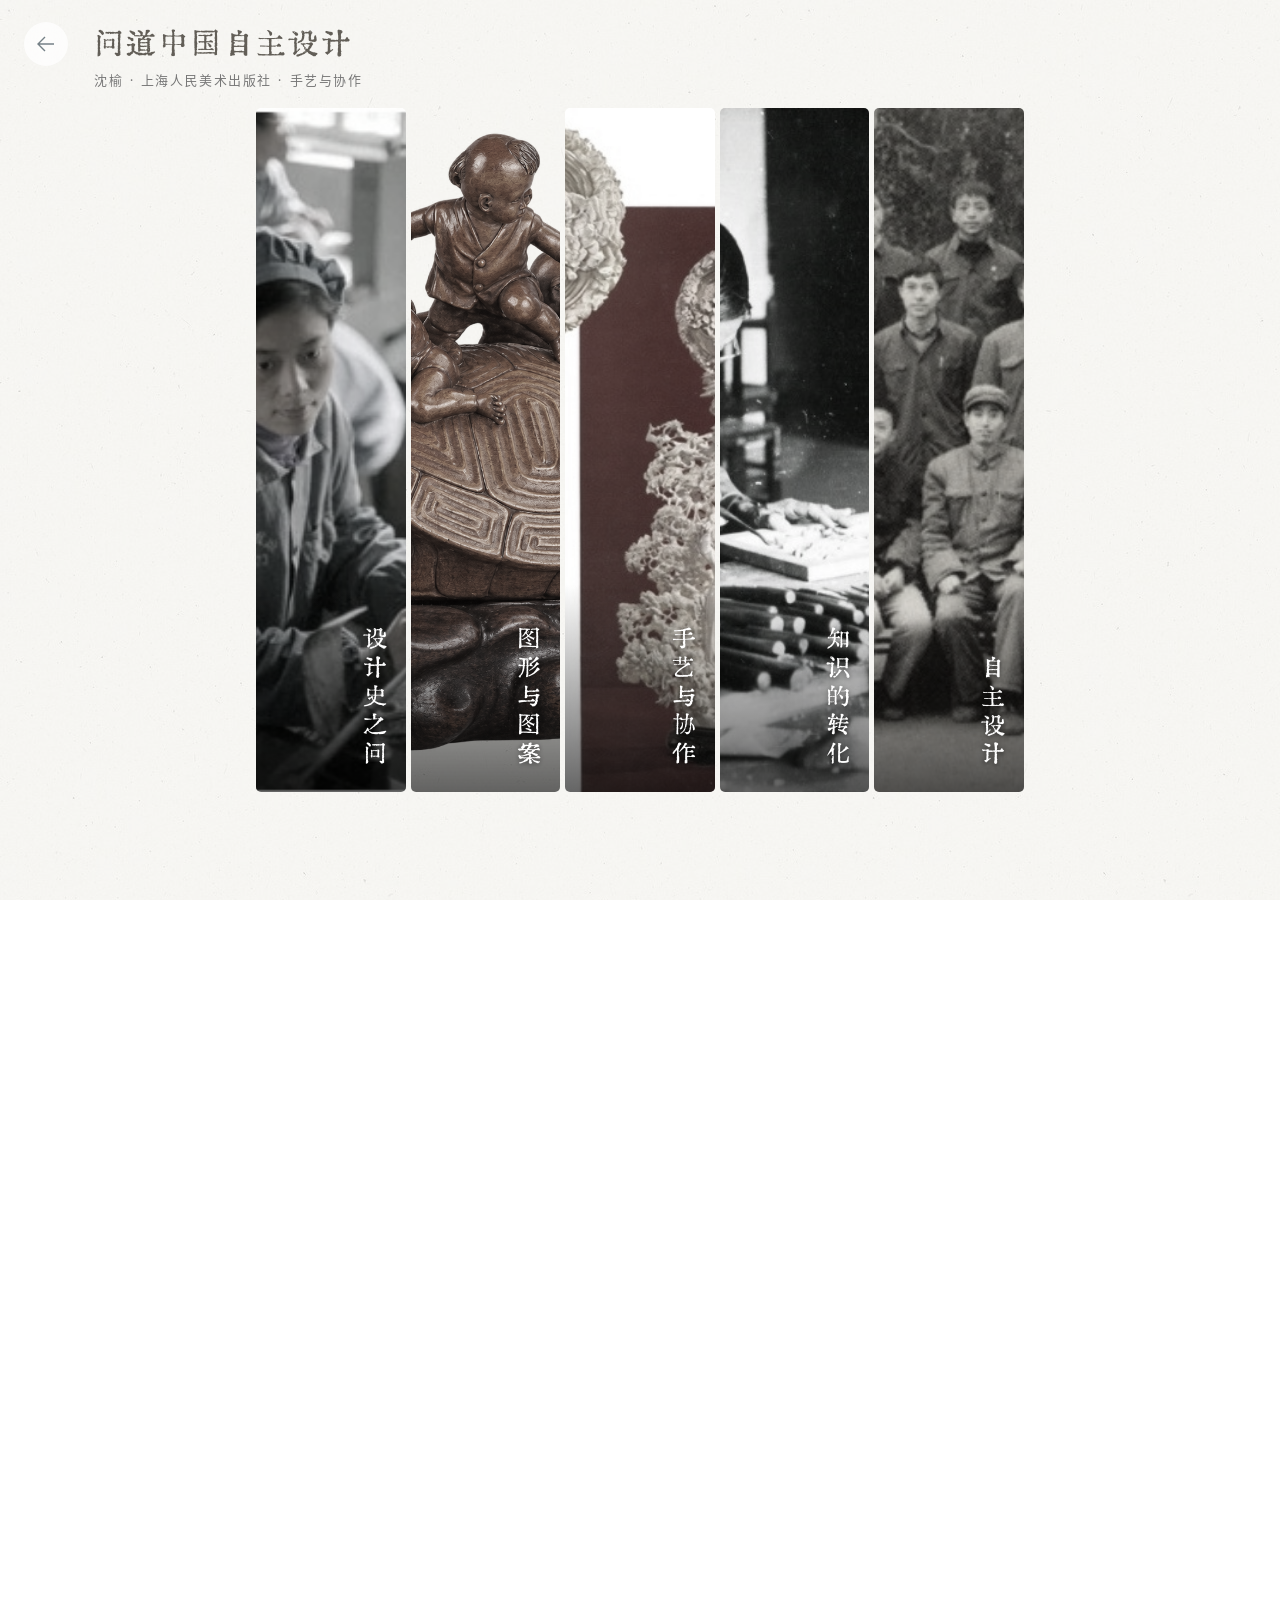
<file: library/wendao/index.html>
<!doctype html>
<html lang="zh-CN" class="story-boot"><head><meta charset="utf-8"><meta name="viewport" content="width=device-width, initial-scale=1"><title>问道中国自主设计 · 手艺与协作</title><link rel="preload" as="image" href="assets/workshop.jpg"><link rel="stylesheet" href="style.css"><style>html.story-boot #viewport,html.story-boot #bottom,html.story-boot #nodes,html.story-boot #chapters,html.story-boot #start-hint{visibility:hidden}#chapter-content{line-break:strict;word-break:normal;text-wrap:pretty}#chapter-cover.leaving{opacity:1;pointer-events:none;transition:opacity .7s ease}@media(prefers-reduced-motion:reduce){#chapter-cover.leaving{transition:none}}</style><style>.archive-return10{position:fixed;left:24px;top:22px;width:44px;height:44px;display:grid;place-items:center;z-index:10000;color:#758087;background:#ffffffb8;backdrop-filter:blur(12px);border-radius:50%;text-decoration:none;transition:background .4s}.archive-return10:hover{background:#fff}.archive-return10 svg{width:24px;height:24px;fill:none;stroke:currentColor;stroke-width:1.4}</style><link rel="stylesheet" href="integration-r5.css"><link rel="stylesheet" href="mobile.css"></head>
<body class="in-directory"><nav id="chapter-cover" aria-label="阅读目录"></nav><a class="archive-return10" href="../index.html#detail/wendao" aria-label="返回图书介绍"><svg viewBox="0 0 24 24" aria-hidden="true"><path d="M20 12H4m7-7-7 7 7 7"/></svg></a><div id="track" aria-hidden="true"></div><main id="viewport"><svg id="stage" viewBox="0 0 1920 1080" role="img" aria-label="手艺与协作，滚动图像叙事"><defs><mask id="focus-mask"><rect width="1920" height="1080" fill="white"/><polygon id="focus-hole" fill="black"/></mask></defs><g id="ghosts" aria-hidden="true"></g><g id="pictures"></g><rect id="shade" width="1920" height="1080" fill="#202222" mask="url(#focus-mask)" opacity="0" pointer-events="none"/><g id="focus-bright"></g><g id="copy"></g><g id="date" fill="#cd4933"><text x="100" y="210" class="year">19</text><g id="suffix"></g><text x="380" y="204" class="year">–</text></g></svg></main>
<nav id="nodes" aria-label="阅读节点"></nav><div id="bottom"><span id="position">01 / 15</span><div id="timeline"><div class="rail"></div><div id="travel"></div><svg id="car" viewBox="0 0 120 48" aria-hidden="true"><g fill="none" stroke="currentColor" stroke-width="2.2" stroke-linecap="round" stroke-linejoin="round"><path id="carbody"/><path id="carwindow"/><circle cx="27" cy="34" r="7"/><circle cx="94" cy="34" r="7"/></g></svg><div id="years"></div></div><button id="gallery-open" aria-label="打开图像集合">⊞</button></div><div id="start-hint">滚动阅读 <span>↓</span></div>
<main id="mobile-story"><header><h1>手艺与协作</h1><button class="directory">阅读目录</button> <button class="gallery">图集</button></header><div class="scenes"></div><button class="next">继续阅读 ↗</button><output aria-live="off"></output></main><dialog id="gallery"><button id="close" aria-label="关闭图像集合">×</button><img id="large" alt="原书图像"><div id="thumbnails"></div><p id="caption"></p><button id="locate">回到图像对应段落 ↗</button></dialog>
<aside id="info-card"><img alt="文献缩略图"><div><strong>问道 · 设计档案</strong><p></p><small>手艺与协作 · 文献图像</small></div><button id="info-close" aria-label="关闭介绍">×</button></aside><nav id="chapters" aria-label="阅读目录"></nav><svg id="chapter-link" aria-hidden="true"><path/></svg><button id="next-section">继续阅读 <span>↗</span></button><dialog id="chapter-dialog"><button id="chapter-close" aria-label="关闭目录">×</button><div id="chapter-content"></div></dialog><script src="data.js"></script><script src="integration-data-r5.js"></script><script src="app.js?v=mobile1"></script><script src="refine.js"></script><script src="mobile.js"></script></body></html>
</file>
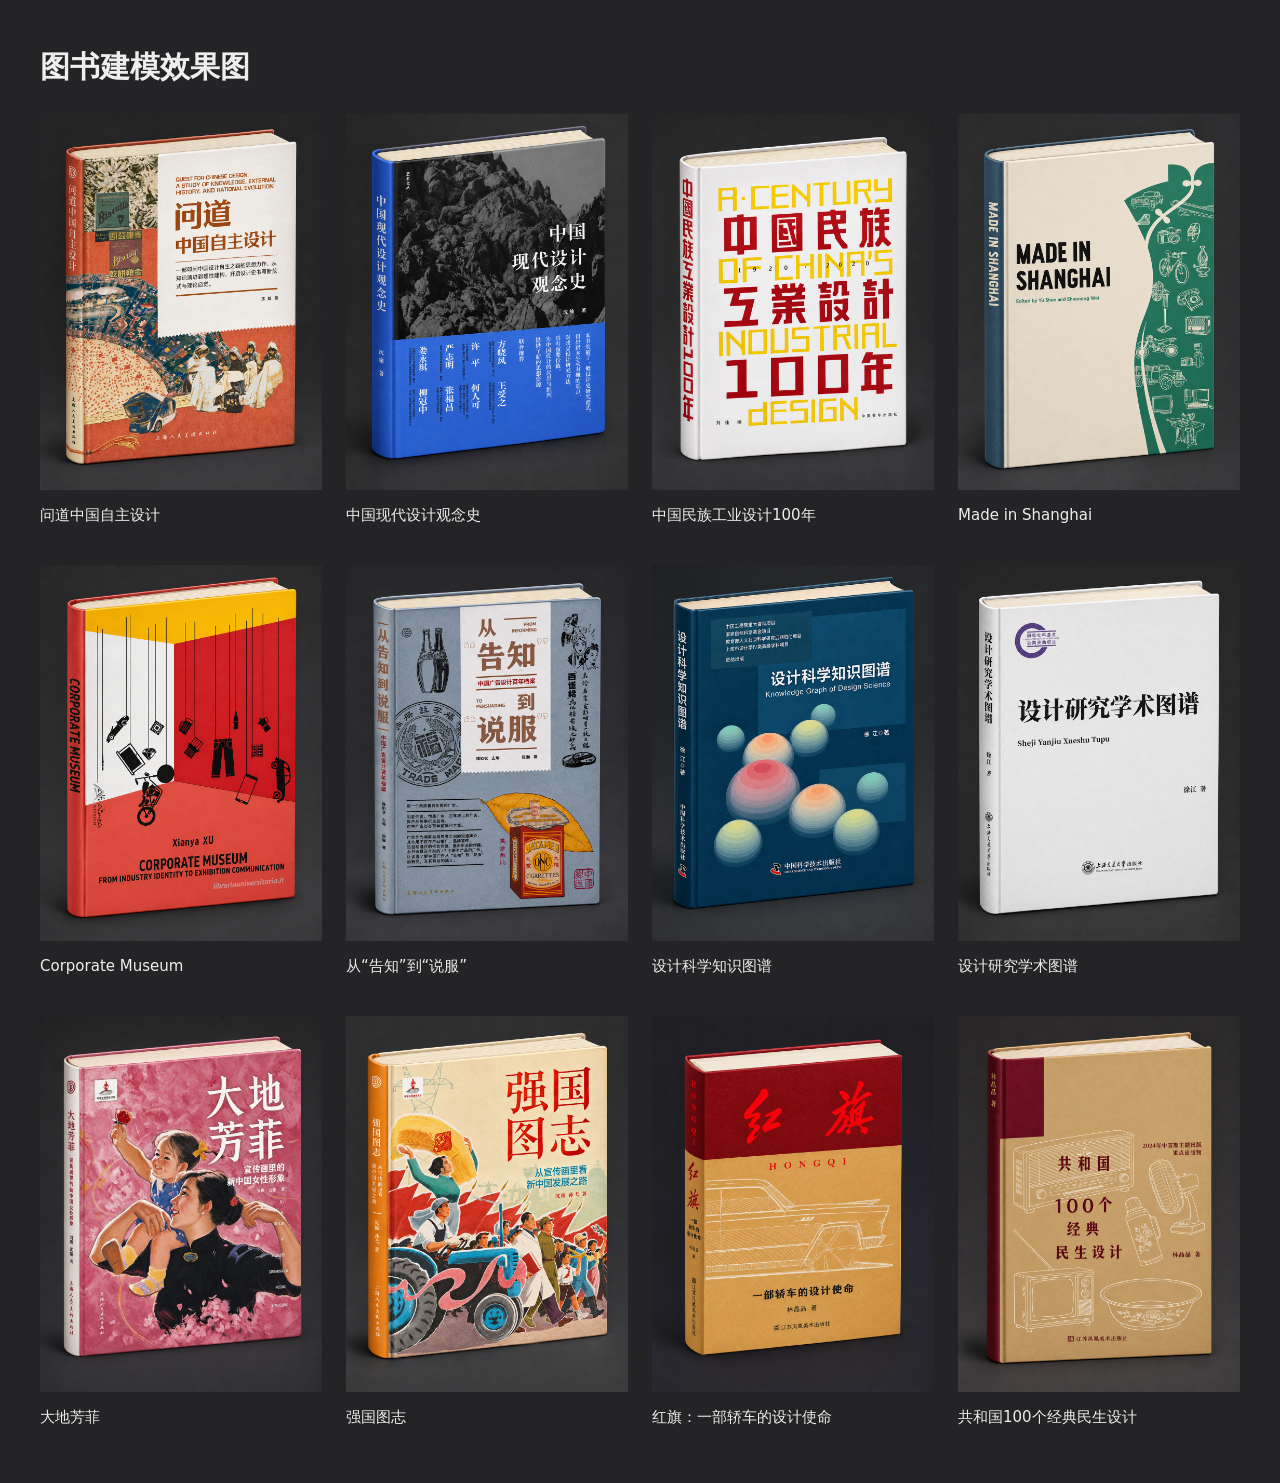
<file: library/建模效果图/index.html>
<!doctype html><html lang="zh-CN"><meta charset="utf-8"><meta name="viewport" content="width=device-width,initial-scale=1"><title>12本图书 · 建模效果图</title><style>body{margin:40px;background:#242426;color:#eee;font:15px/1.8 system-ui}main{display:grid;grid-template-columns:repeat(auto-fit,minmax(240px,1fr));gap:24px}figure{margin:0}img{width:100%;display:block}figcaption{padding:12px 0}a{color:inherit}</style><h1>图书建模效果图</h1><main><figure><a href="book-0.png"><img src="book-0.png" alt="问道中国自主设计"></a><figcaption>问道中国自主设计</figcaption></figure><figure><a href="book-1.png"><img src="book-1.png" alt="中国现代设计观念史"></a><figcaption>中国现代设计观念史</figcaption></figure><figure><a href="book-2.png"><img src="book-2.png" alt="中国民族工业设计100年"></a><figcaption>中国民族工业设计100年</figcaption></figure><figure><a href="book-3.png"><img src="book-3.png" alt="Made in Shanghai"></a><figcaption>Made in Shanghai</figcaption></figure><figure><a href="book-4.png"><img src="book-4.png" alt="Corporate Museum"></a><figcaption>Corporate Museum</figcaption></figure><figure><a href="book-5.png"><img src="book-5.png" alt="从“告知”到“说服”"></a><figcaption>从“告知”到“说服”</figcaption></figure><figure><a href="book-6.png"><img src="book-6.png" alt="设计科学知识图谱"></a><figcaption>设计科学知识图谱</figcaption></figure><figure><a href="book-7.png"><img src="book-7.png" alt="设计研究学术图谱"></a><figcaption>设计研究学术图谱</figcaption></figure><figure><a href="book-8.png"><img src="book-8.png" alt="大地芳菲"></a><figcaption>大地芳菲</figcaption></figure><figure><a href="book-9.png"><img src="book-9.png" alt="强国图志"></a><figcaption>强国图志</figcaption></figure><figure><a href="book-10.png"><img src="book-10.png" alt="红旗：一部轿车的设计使命"></a><figcaption>红旗：一部轿车的设计使命</figcaption></figure><figure><a href="book-11.png"><img src="book-11.png" alt="共和国100个经典民生设计"></a><figcaption>共和国100个经典民生设计</figcaption></figure></main></html>
</file>
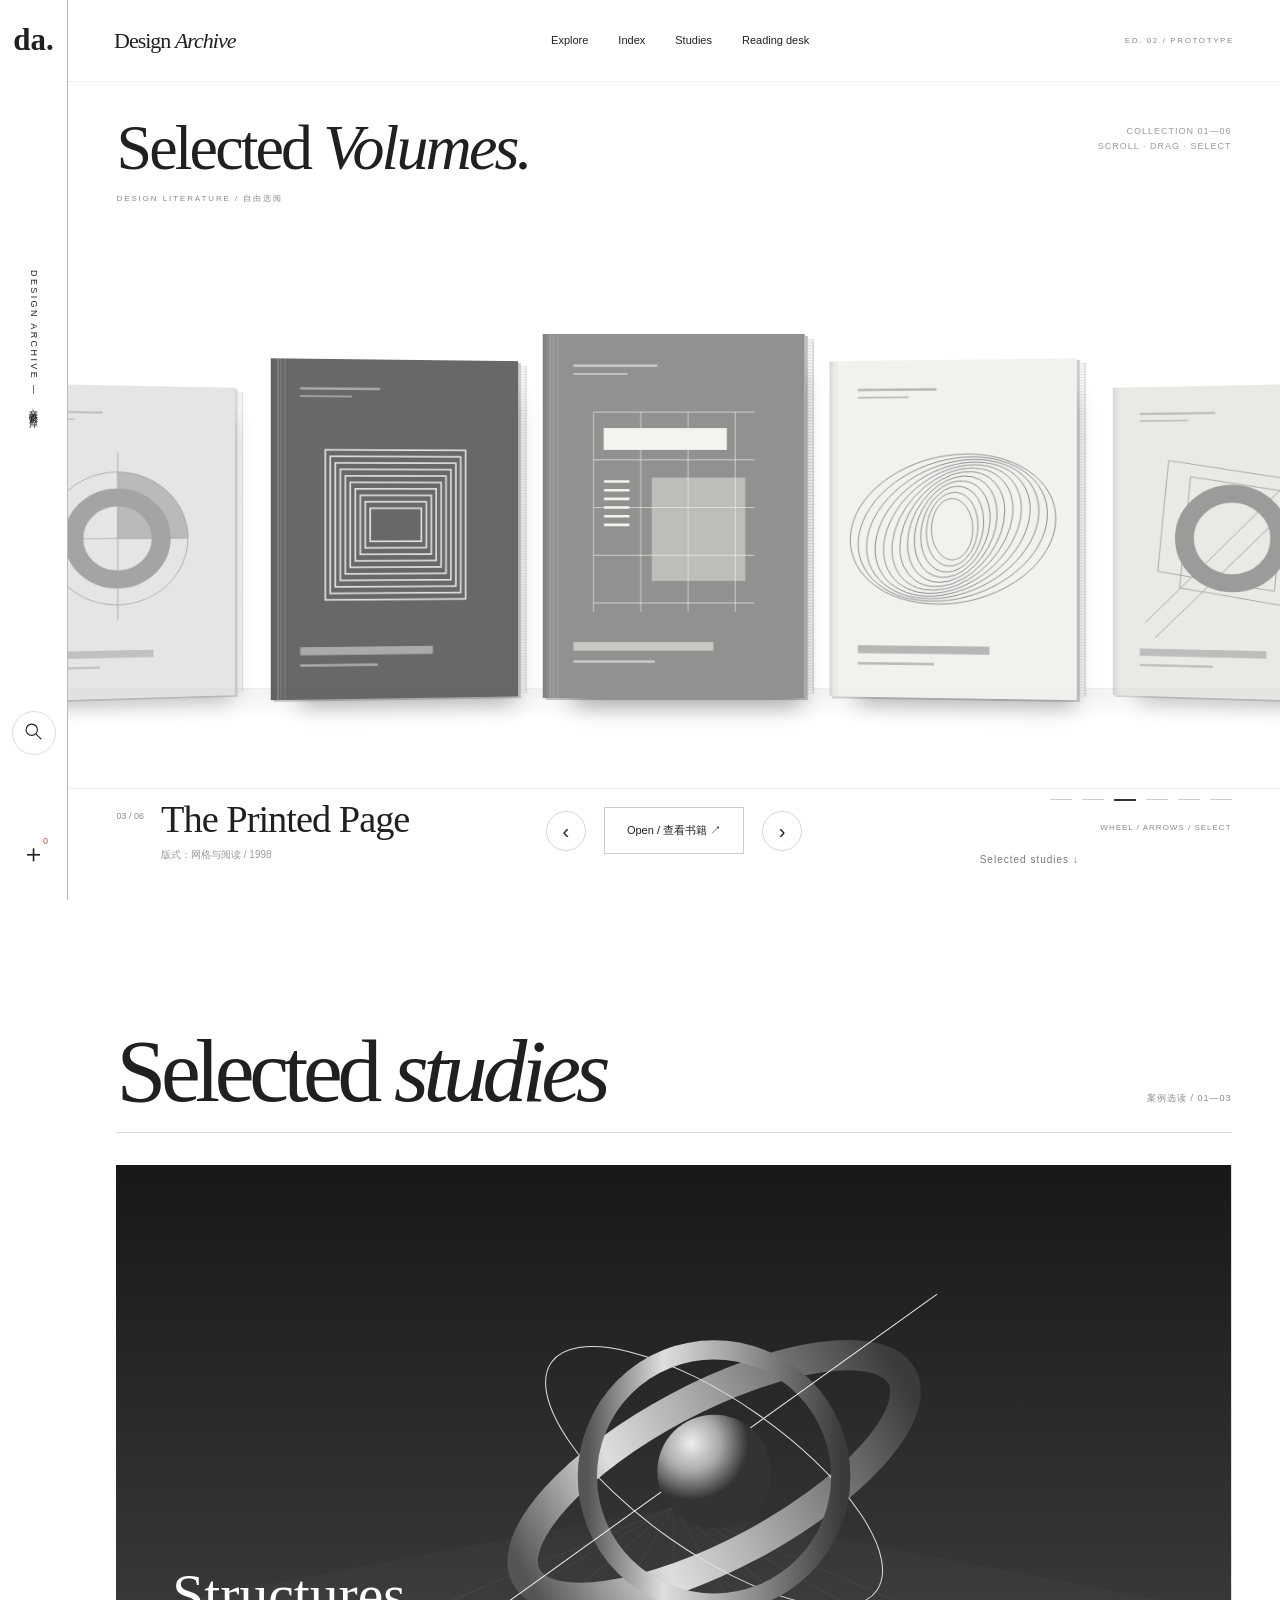
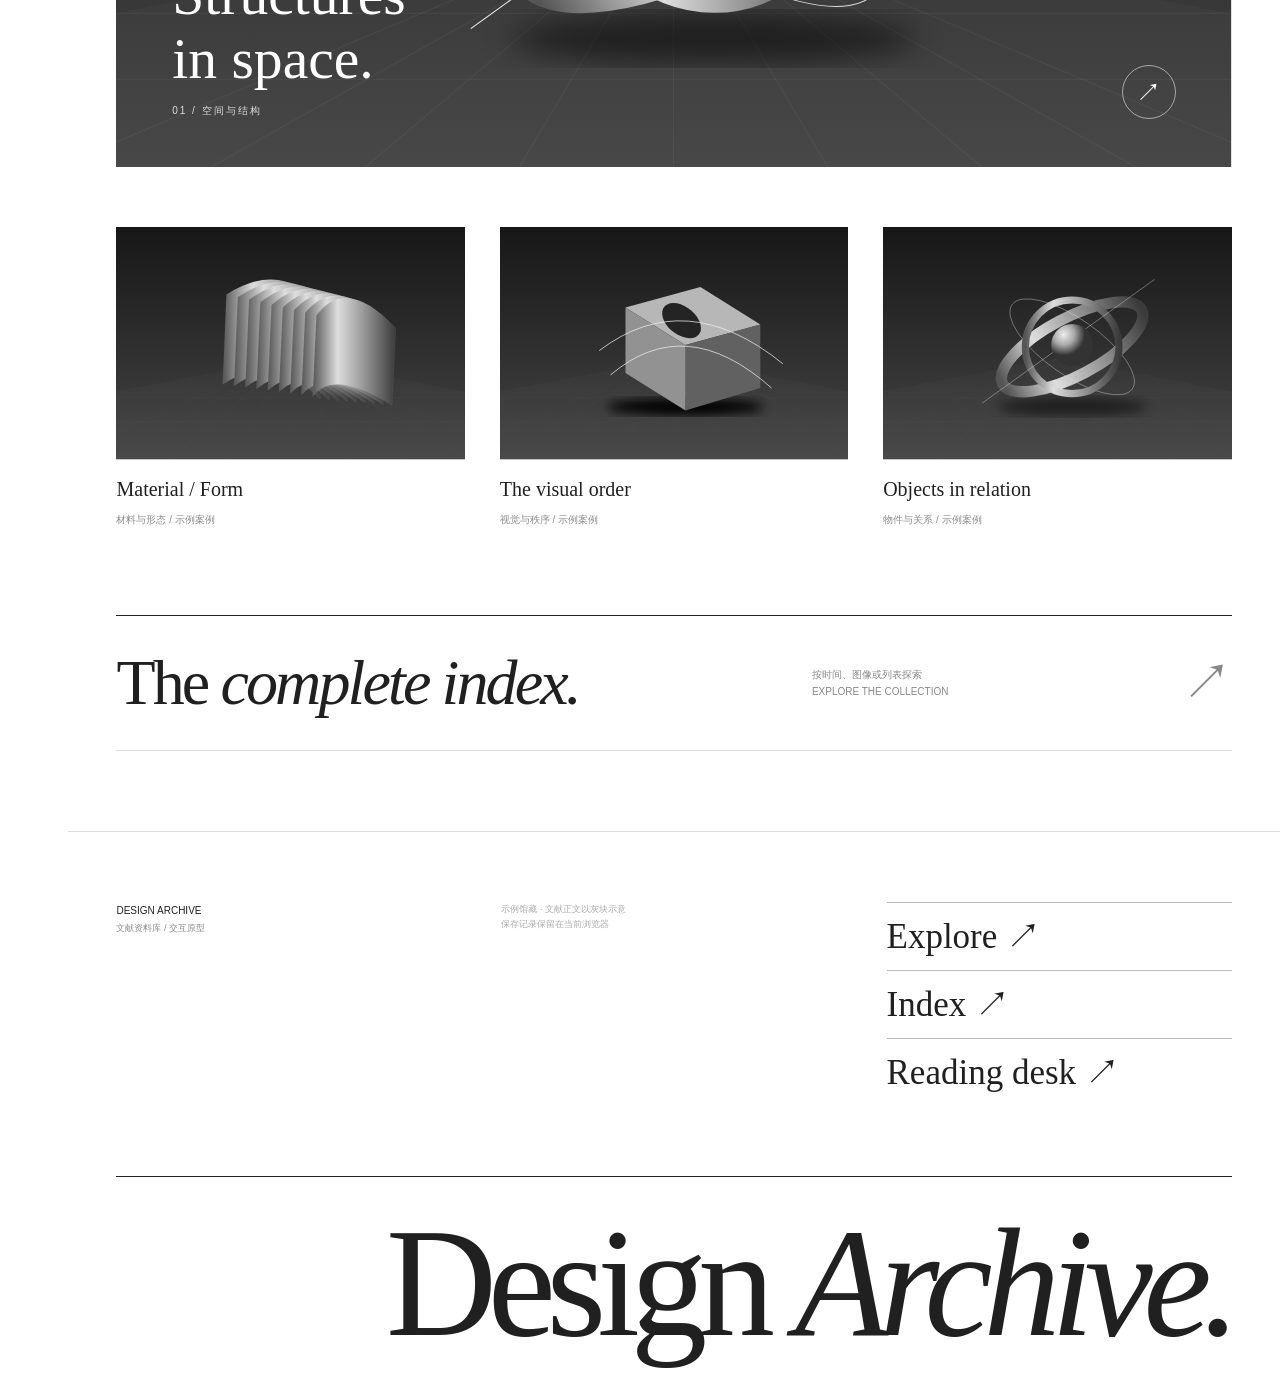
<file: library/index-v2.html>
<!doctype html><html lang="zh-CN"><head><meta charset="utf-8"><meta name="viewport" content="width=device-width,initial-scale=1"><meta name="theme-color" content="#ffffff"><title>Design Archive — Selected Volumes</title><meta name="description" content="设计文献资料库交互原型：自由选书、时间轴探索与连续阅读。"><link rel="stylesheet" href="style-v2.css"></head><body>
<aside class="rail" aria-label="快捷导航"><a class="rail-logo" href="#home" aria-label="首页">da.</a><span class="rail-caption">DESIGN ARCHIVE — 文献资料库</span><button class="rail-search" aria-label="打开搜索" onclick="openSearch()"><svg viewBox="0 0 24 24" fill="none" stroke="currentColor" stroke-width="1.3"><circle cx="10" cy="10" r="6.5"/><path d="m15 15 6 6"/></svg></button><a class="rail-bottom" href="#shelf" aria-label="阅览台">＋<span id="saved-count">0</span></a></aside>
<header class="site-header"><a class="wordmark" href="#home">Design <i>Archive</i></a><nav><a href="#home">Explore</a><a href="#search">Index</a><a href="#cases">Studies</a><a href="#shelf">Reading desk</a></nav><span class="edition">ED. 02 / PROTOTYPE</span></header><main id="app"></main>
<footer><div class="footer-top"><span>DESIGN ARCHIVE<br><small>文献资料库 / 交互原型</small></span><p>示例馆藏 · 文献正文以灰块示意<br>保存记录保留在当前浏览器</p><div><a href="#home">Explore ↗</a><a href="#search">Index ↗</a><a href="#shelf">Reading desk ↗</a></div></div><div class="footer-word">Design <i>Archive.</i></div></footer>
<dialog id="search-dialog" class="search-dialog" aria-labelledby="search-title"><button class="close" aria-label="关闭搜索" onclick="closeSearch()">×</button><div class="search-inner"><p class="eyebrow">SEARCH THE COLLECTION / 检索资料</p><h2 id="search-title">Find a volume.</h2><form id="global-search"><input name="q" aria-label="关键词" placeholder="关键词 / 书名 / 主题" autocomplete="off"><button aria-label="提交搜索">↗</button></form><div class="search-suggestions"><span>TRY / 试试</span><button onclick="submitQuery('结构')">结构</button><button onclick="submitQuery('材料')">材料</button><button onclick="submitQuery('版式')">版式</button></div><a class="text-link" href="#search" onclick="closeSearch()">Browse the complete index / 浏览全部 →</a></div></dialog>
<dialog id="save-dialog" class="save-dialog" aria-labelledby="save-title"><form id="save-form"><button type="button" class="close" aria-label="关闭保存" onclick="closeSave()">×</button><p class="eyebrow">READING DESK / 保存位置</p><h2 id="save-title">A place to return.</h2><p id="save-context" class="muted"></p><label for="note">记下一个问题 <small>Optional</small></label><textarea id="note" placeholder="想在下次阅读时继续了解什么？"></textarea><div class="actions"><button class="solid" name="intent" value="continue">保存并继续</button><button class="outline" name="intent" value="end">保存，回阅览台 ↗</button></div><small>资料、所在章节与滚动位置会一同保留。</small></form></dialog><div id="toast" role="status"></div><script src="app-v2.js"></script></body></html>
</file>
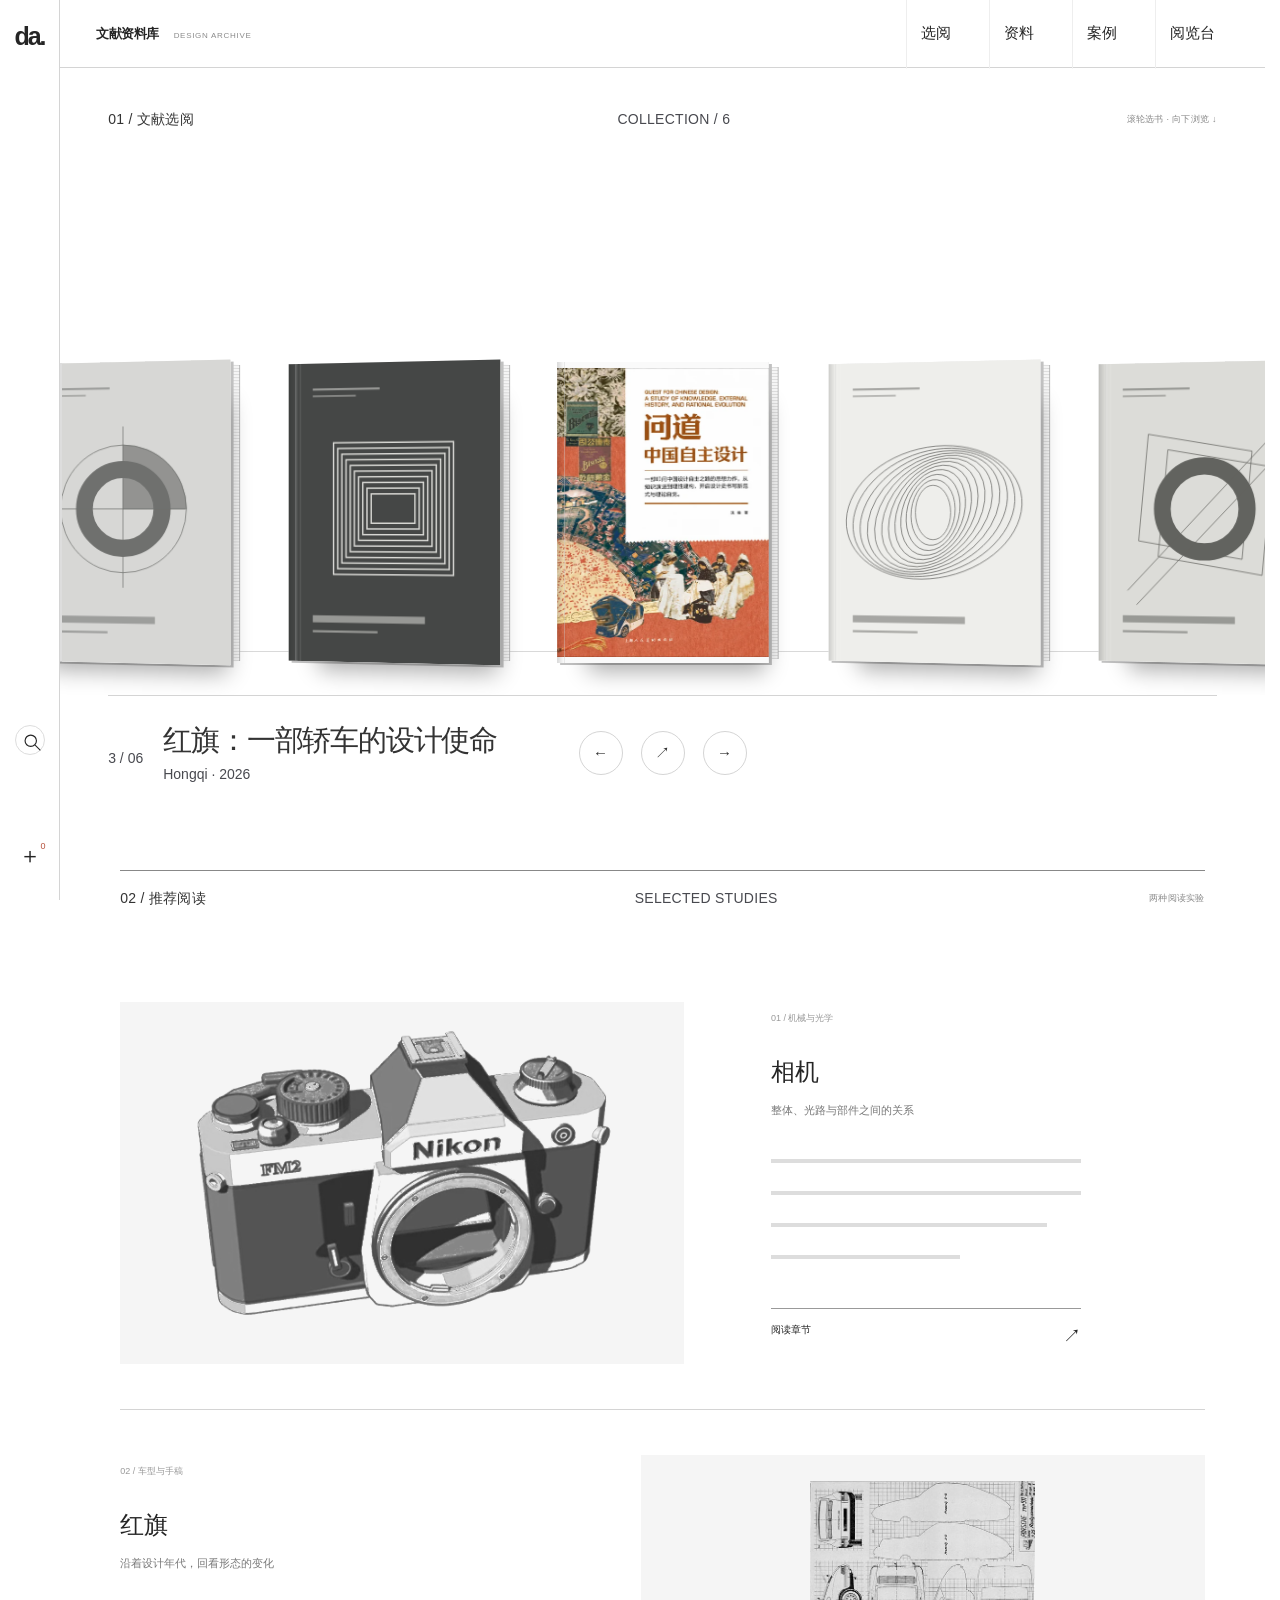
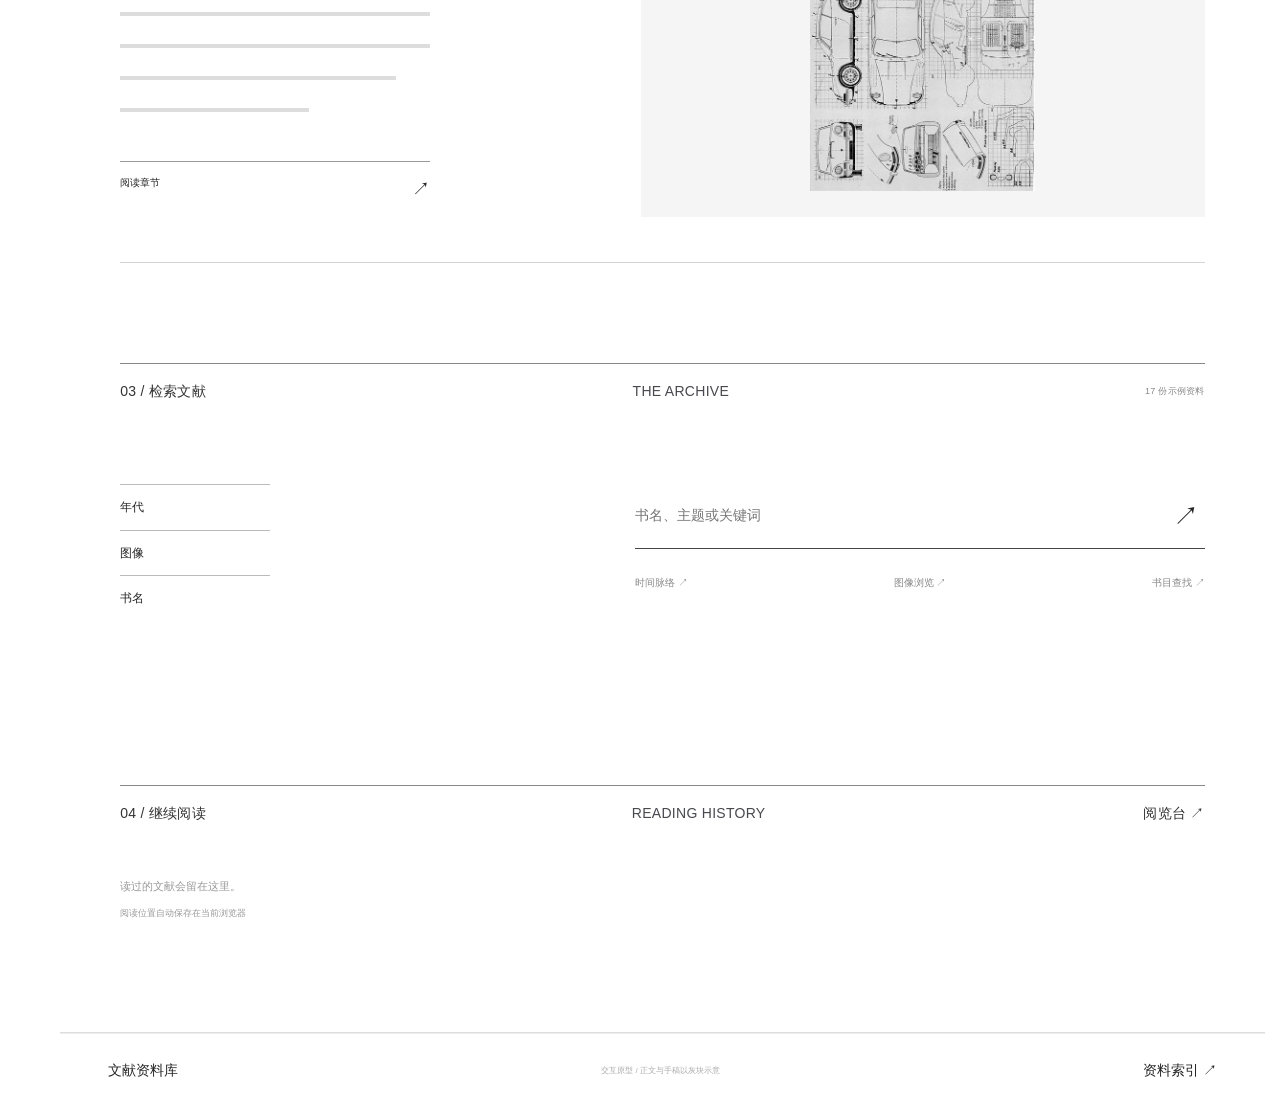
<file: library/qa-dom.html>
<!DOCTYPE html>
<html lang="zh-CN"><head><meta charset="utf-8"><meta name="viewport" content="width=device-width,initial-scale=1"><meta name="theme-color" content="#ffffff"><title>大地芳菲 / Design Archive</title><meta name="description" content="设计文献资料库交互原型：自由选书、时间轴探索与连续阅读。"><link rel="stylesheet" href="style-v2.css"><link rel="stylesheet" href="style-v3.css"><link rel="stylesheet" href="style-v4.css"><link rel="stylesheet" href="style-v5.css"><link rel="stylesheet" href="books-v6.css"></head><body>
<aside class="rail" aria-label="快捷导航"><a class="rail-logo" href="#home" aria-label="首页">da.</a><span class="rail-caption">DESIGN ARCHIVE — 文献资料库</span><button class="rail-search" aria-label="打开搜索" onclick="openSearch()"><svg viewBox="0 0 24 24" fill="none" stroke="currentColor" stroke-width="1.3"><circle cx="10" cy="10" r="6.5"></circle><path d="m15 15 6 6"></path></svg></button><a class="rail-bottom" href="#shelf" aria-label="阅览台">＋<span id="saved-count">0</span></a></aside>
<header class="site-header"><a class="wordmark" href="#home">文献资料库 <small>DESIGN ARCHIVE</small></a><nav><a href="#home">选书</a><a href="#search">书目</a><a href="#cases">专题</a><a href="#shelf">阅览台</a></nav><span class="edition">ED. 02 / PROTOTYPE</span></header><main id="app"><section class="publication reference-publication" style="--book-theme:#f3dfe7;--book-accent:#ab5775"><div class="publication-hero"><button class="back" onclick="back()">← BACK / 返回</button><div class="publication-book"><div class="volume-object reference-volume" style="--book-color:#ab5775;--atlas:url('assets/books/book-8.png')"><div class="volume-inner"></div><div class="reference-spine" aria-hidden="true"></div><div class="volume-front"><svg class="reference-cover-svg" viewBox="121.30000000000001 0 1091.7 1296" role="img" aria-label="大地芳菲封面"><image href="assets/books/book-8.png" width="1213" height="1296"></image></svg></div></div></div><span class="publication-number">馆藏 09 / 10</span><a href="#book-about" class="reading-arrow" onclick="event.preventDefault();document.getElementById('book-about').scrollIntoView({behavior:motion()})" aria-label="查看书本介绍">↓</a></div><div class="publication-body" id="book-about"><aside><p class="eyebrow">设计文献 / 宣传画里的新中国女性形象</p><h1>大地芳菲</h1><p>图书 · 封面馆藏</p><a class="line-action" href="#search">浏览全部书目 ↗</a><a class="line-action" href="#home">返回书架 ↗</a></aside><article><section><h2>书本介绍</h2><p>从宣传画中的女性形象出发，观察视觉表达与社会生活。</p><p class="reference-note">本页依据提供的封面整理；出版信息与正文内容尚待补充。</p></section><section><h2>封面细读</h2><div class="flat-cover"><svg class="reference-cover-svg" viewBox="121.30000000000001 0 1091.7 1296" role="img" aria-label="大地芳菲封面"><image href="assets/books/book-8.png" width="1213" height="1296"></image></svg></div></section></article></div></section></main>
<footer><div class="quiet-footer"><span>文献资料库 <small>DESIGN ARCHIVE</small></span><span>交互原型 / 正文与手稿以灰块示意</span><a href="#search">资料索引 ↗</a></div></footer>
<dialog id="search-dialog" class="search-dialog" aria-labelledby="search-title"><button class="close" aria-label="关闭搜索" onclick="closeSearch()">×</button><div class="search-inner"><p class="eyebrow">SEARCH THE COLLECTION / 检索资料</p><h2 id="search-title">检索资料</h2><form id="global-search" onsubmit="crossSearch(event)"><div class="cross-query"><input name="q" aria-label="关键词" placeholder="书名、关键词"><button aria-label="执行交叉检索">↗</button></div><div class="cross-facets"><label>主题<select name="topic"><option>全部</option><option>结构</option><option>材料</option><option>版式</option><option>空间</option></select></label><label>资料<select name="type"><option>全部</option><option>图书</option><option>图片</option><option>文章</option></select></label><label>阅读<select name="depth"><option>全部</option><option>案例阅读</option><option>原始资料</option></select></label></div><small>关键词 × 主题 × 资料类型</small></form><div class="search-suggestions"><span>TRY / 试试</span><button onclick="submitQuery('结构')">结构</button><button onclick="submitQuery('材料')">材料</button><button onclick="submitQuery('版式')">版式</button></div><a class="text-link" href="#search" onclick="closeSearch()">Browse the complete index / 浏览全部 →</a></div></dialog>
<dialog id="save-dialog" class="save-dialog" aria-labelledby="save-title"><form id="save-form"><button type="button" class="close" aria-label="关闭保存" onclick="closeSave()">×</button><p class="eyebrow">READING DESK / 保存位置</p><h2 id="save-title">保存阅读位置</h2><p id="save-context" class="muted"></p><label for="note">记下一个问题 <small>Optional</small></label><textarea id="note" placeholder="想在下次阅读时继续了解什么？"></textarea><div class="actions"><button class="solid" name="intent" value="continue">保存并继续</button><button class="outline" name="intent" value="end">保存，回阅览台 ↗</button></div><small>资料、所在章节与滚动位置会一同保留。</small></form></dialog><div id="toast" role="status"></div><script src="app-v2.js"></script><script src="app-v3.js"></script><script src="app-v4.js"></script><script src="app-v5.js"></script><script src="hongqi-link.js"></script><script src="books-v6.js"></script>



</body></html>
</file>
<file: sphere/experience.css>
*{box-sizing:border-box}html,body{margin:0;width:100%;height:100%;background:#fff;color:#222;font-family:Arial,"Microsoft YaHei",sans-serif}body{overflow:hidden}button,a{-webkit-tap-highlight-color:transparent}button{font:inherit}#space{position:absolute;inset:0;overflow:hidden;touch-action:none;cursor:grab}#space.dragging{cursor:grabbing}#space.browsing{overflow-y:auto;touch-action:pan-y;cursor:default}#field{position:relative;min-height:100%;width:100%}.tile{position:absolute;left:0;top:0;border:0;padding:0;background:transparent;cursor:pointer;will-change:transform,opacity;transform-origin:center;outline-offset:8px}.tile img{width:100%;height:100%;object-fit:contain;display:block;pointer-events:none;user-select:none}.tile .crop{position:absolute;overflow:visible;inset:0}.tile.book img{position:absolute;width:auto;max-width:none;left:50%;top:50%}.tile:hover img{filter:contrast(1.035)}.tile:focus-visible{outline:1px solid #555}#back{position:fixed;left:35px;top:50%;transform:translateY(-50%);width:52px;height:52px;border:1px solid #ddd;border-radius:50%;background:#ffffffed;font-size:28px;cursor:pointer;z-index:1000}#back:hover{background:#f4f4f4}#category{position:fixed;left:110px;top:33px;z-index:1000;background:#fffffff0;padding:10px 16px}#categoryName{font-size:16px;letter-spacing:.14em}#count{font-size:11px;color:#888;margin-left:22px}#hint{position:fixed;bottom:25px;left:50%;transform:translateX(-50%);font-size:11px;color:#999;letter-spacing:.12em;pointer-events:none;white-space:nowrap}#hoverLabel{position:fixed;right:30px;bottom:25px;font-size:12px;color:#666;pointer-events:none;max-width:33%;text-align:right}dialog{border:0;padding:65px;max-width:none;width:100vw;height:100dvh;max-height:none;background:rgba(255,255,255,.98);color:#222}dialog[open]{display:grid;grid-template-columns:1.2fr 1fr;gap:7vw;align-items:center}dialog::backdrop{background:#fff9}#close{position:fixed;right:30px;top:24px;background:none;border:0;font-size:32px;cursor:pointer}#detailMedia{height:78vh;position:relative}#detailMedia img{width:100%;height:100%;object-fit:contain}#detailType{color:#999;font-size:12px;letter-spacing:.15em}article{max-width:480px}h1{font-size:25px;font-weight:500;line-height:1.6;margin:20px 0}#detailCopy{font-size:14px;line-height:2;color:#666}#original{display:inline-block;margin-top:25px;color:#555;font-size:12px;text-underline-offset:5px} [hidden]{display:none!important}@media(max-width:650px){#back{left:12px;width:40px;height:40px}#category{left:50px;top:15px}#hoverLabel{display:none}dialog{padding:60px 25px 25px}dialog[open]{display:block;overflow:auto}#detailMedia{height:50vh}h1{font-size:21px}#hint{font-size:10px}}

#hint,#hoverLabel,#category{display:none!important}.placeholder{background:#f1f1f1;cursor:default}.placeholder img{display:none}#space.browsing{overflow:hidden;touch-action:none}#original{font-size:0}#original::after{content:"↗";font-size:24px}#back{border:0;background:transparent}dialog[open]{animation:detail-in .55s cubic-bezier(.22,1,.36,1)}@keyframes detail-in{from{opacity:0;transform:scale(.97)}to{opacity:1;transform:scale(1)}}

/* Papers retain visible edges against the white gallery, with restrained physical details. */
.tile.paper{background:#fff;border:1px solid #c9c7c1;padding:5px;box-shadow:0 2px 5px #0000000c;isolation:isolate;overflow:visible}
.tile.paper img{position:relative;z-index:1;background:#fff;object-fit:fill}
.tile.paper-stack::before{content:"";position:absolute;inset:2px -5px -4px 3px;border:1px solid #d4d1c9;background:#fdfcf9;transform:rotate(2.4deg);z-index:-1;box-shadow:0 2px 3px #00000008}
.paperclip{position:absolute;left:9%;top:-4%;width:5%;height:17%;border:1.5px solid #8d8b82;border-radius:12px;transform:rotate(-8deg);z-index:3;box-shadow:1px 1px 1px #0002;pointer-events:none}
.paperclip::after{content:"";position:absolute;inset:12% 25% 7%;border:1px solid #a4a198;border-top:0;border-radius:0 0 8px 8px}

body.drc-device-page dialog#detail{position:fixed;inset:0;margin:0;width:100vw;height:100dvh;max-width:none;max-height:none;padding:65px;border:0;border-radius:0;background:#fffffff5;box-shadow:none;backdrop-filter:none;-webkit-backdrop-filter:none;color:#222;overflow:auto}
body.drc-device-page dialog#detail[open]{display:grid;grid-template-columns:60vw 45vw;gap:5vw;align-items:center;animation:detail-in .55s cubic-bezier(.22,1,.36,1)}
body.drc-device-page #detailMedia{height:110vh;position:relative}
body.drc-device-page #detailMedia img{width:100%;height:100%;object-fit:contain}
body.drc-device-page #detail article{max-width:none;min-height:110vh;display:flex;flex-direction:column;justify-content:center}
body.drc-device-page #detailType{font-size:12px;line-height:1.5;letter-spacing:.15em;color:#999}
body.drc-device-page #detail h1{font-size:25px;font-weight:500;line-height:1.6;margin:20px 0}
body.drc-device-page #detailCopy{max-width:620px;font-size:14px;line-height:2;color:#666}
body.drc-device-page #detail #close{position:fixed;right:30px;top:24px;width:auto;height:auto;padding:0;border:0;background:none;color:#222;font-size:32px;line-height:1}
body.drc-device-page #detail #original{margin-top:25px;font-size:0;color:#555}
body.drc-device-page #detail #original::after{content:"↗";font-size:24px}
@media(max-width:650px){body.drc-device-page dialog#detail{padding:60px 25px 25px}body.drc-device-page dialog#detail[open]{grid-template-columns:85vw 85vw;gap:15vw}body.drc-device-page #detailMedia{height:90vh}body.drc-device-page #detail article{min-height:90vh}body.drc-device-page #detail h1{font-size:21px}body.drc-device-page #detail #close{right:15px;top:15px}}
</file>
<file: sphere/portal-link.css>
#archiveNext{position:fixed;right:35px;top:50%;transform:translateY(-50%);z-index:1000;width:52px;height:52px;border:0;padding:0;background:#ffffffb8;color:#333;font:32px Arial;cursor:pointer;border-radius:50%;transition:background .3s}#archiveNext:hover{background:#f4f4f4}#archiveNext:focus-visible{outline:1px solid #999;outline-offset:4px}@media(max-width:650px){#archiveNext{right:12px;width:40px;height:40px}}
/* Keep resource depth ordering local to the space, below persistent controls. */
#space{z-index:0;isolation:isolate}#field{height:100%;transform-origin:50% 50%;will-change:transform,opacity}
#archiveNext,#back{z-index:20000!important;display:flex;align-items:center;justify-content:center;background:transparent;color:#161616}
#archiveNext[hidden],#back[hidden]{display:none!important}
#archiveNext svg,#back svg{width:17px;height:26px;overflow:visible;pointer-events:none}
#back svg{transform:rotate(180deg)}#archiveNext:hover,#back:hover{background:#ffffffb8}
/* A non-modal frosted information card, anchored to the lower-left corner. */
#detail{position:fixed;inset:auto 28px 28px auto;margin:0;width:min(450px,calc(100vw - 56px));height:auto;max-height:25dvh;padding:22px 40px 22px 22px;border:1px solid #ffffffb0;border-radius:17px;background:rgba(242,242,242,.72);backdrop-filter:blur(22px) saturate(1.15);-webkit-backdrop-filter:blur(22px) saturate(1.15);box-shadow:0 8px 30px #0000000a;z-index:21000;overflow:auto;color:#252525}
#detail[open]{display:grid;grid-template-columns:74px minmax(0,1fr);gap:17px;align-items:start;animation:card-reveal .38s cubic-bezier(.22,1,.36,1)}
#detail:not([open]){display:none}#detailMedia{height:100px}#detailMedia img{object-fit:contain;width:100%;height:100%}
#detail #close{position:absolute;right:10px;top:9px;font-size:23px;line-height:1;width:26px;height:26px;padding:0;color:#444}
#detail article{max-width:none}#detailType{font-size:10px;line-height:1.5;letter-spacing:.07em;margin:0 0 5px;color:#777}
#detail h1{font-size:15px;line-height:1.55;font-weight:500;margin:0 0 7px}
#detailCopy{font-size:12px;line-height:1.7;color:#686868}#detailCopy p{margin:5px 0}
#detail #original{margin-top:7px;font-size:11px;color:#777}#detail #original::after{content:" ↗";font-size:12px}
@keyframes card-reveal{from{opacity:0;transform:translateY(9px)}to{opacity:1;transform:translateY(0)}}
@media(max-width:650px){#detail{left:auto;right:16px;bottom:16px;width:calc(100vw - 32px);max-height:25dvh;padding:18px 36px 18px 18px}#detail[open]{grid-template-columns:58px minmax(0,1fr);gap:13px}#detailMedia{height:82px}}
@media(prefers-reduced-motion:reduce){#detail[open]{animation:none}}

/* Hidden resources need no persistent compositor layers. */
.tile{will-change:auto}.tile[style*="visibility: visible"]{will-change:transform,opacity}

/* Persistent, blend-through navigation. Dimensions and colour match the library mark. */
.invert-ui{position:fixed;z-index:22000;color:#afa9a5;mix-blend-mode:difference;background:transparent}
.sphere-brand{left:3.1%;top:54px;transform:translateY(-50%);display:block;width:clamp(253px,16.33vw,356.5px);aspect-ratio:1710/210;line-height:0}
.sphere-brand svg{width:100%;height:100%;display:block;fill:currentColor}
.sphere-menu{right:3.1%;top:34px;width:40px;display:flex;flex-direction:column;align-items:center}
.sphere-menu button{display:grid;place-items:center;width:40px;height:40px;border:0;padding:6px;color:inherit;background:transparent;cursor:pointer}
.sphere-menu svg{width:28px;height:28px;display:block}.menu-options{display:flex;flex-direction:column;gap:3px;padding-top:4px;opacity:0;visibility:hidden;transform:translateY(-6px);transition:opacity .22s,transform .22s,visibility .22s}
.sphere-menu:hover .menu-options,.sphere-menu:focus-within .menu-options,.sphere-menu.expanded .menu-options{opacity:1;visibility:visible;transform:translateY(0)}
#detailMedia{background:transparent}#detailMedia img{mix-blend-mode:multiply;background:transparent}
.tile{visibility:hidden;contain:layout style;backface-visibility:hidden}
@media(max-width:800px){.sphere-brand{width:207px}}@media(max-width:600px){.sphere-brand{width:195.5px;left:5%;top:42px}.sphere-menu{right:5%;top:22px}}

/* 全站隐藏滚动条：保留滚动能力，仅隐藏滚动条视觉，避免破坏排版 */
html{scrollbar-width:none}
::-webkit-scrollbar{width:0!important;height:0!important}
#space{scrollbar-width:none}
#space::-webkit-scrollbar{width:0!important;height:0!important}
</file>
<file: navigation-20261119-r3.css>
.drc-navigation{position:fixed;left:96.9vw;right:auto!important;transform:translateX(-100%);width:max-content!important;top:34px;display:flex!important;align-items:center;gap:16px!important;z-index:22000;color:#50565a;background:transparent}.drc-navigation.invert-ui{color:#afa9a5}
.drc-navigation button,.layout-picker button{position:relative;display:grid;place-items:center;width:40px;height:40px;padding:6px;background:none;border:0;color:inherit;cursor:pointer;flex-shrink:0}
.drc-navigation svg,.layout-picker svg{width:28px;height:28px;display:block}.category-strip{display:flex;gap:16px;max-width:0;opacity:0;visibility:hidden;overflow:visible;pointer-events:none;transition:max-width .5s cubic-bezier(.22,1,.36,1),opacity .3s,visibility .5s}
.category-strip button{opacity:0;transform:translateX(20px);transition:opacity .35s,transform .5s cubic-bezier(.22,1,.36,1);transition-delay:calc((3 - var(--i))*45ms)}
.collection-open .category-strip{max-width:224px;opacity:1;visibility:visible;pointer-events:auto}.collection-open .category-strip button{opacity:1;transform:translateX(0)}
.nav-label{position:absolute;top:45px;left:50%;transform:translate(-50%,-4px);font-size:12px;white-space:nowrap;opacity:0;pointer-events:none;transition:opacity .25s,transform .25s;line-height:1.4}.nav-label:before{content:'';position:absolute;width:23px;height:1px;background:currentColor;top:-7px;left:50%;transform:translateX(-50%)}
.drc-navigation button:hover .nav-label,.drc-navigation button:focus-visible .nav-label,.layout-picker button:hover .nav-label{opacity:1;transform:translate(-50%,0)}
.layout-picker{display:flex;align-items:center;gap:12px;margin-left:26px;margin-right:auto;color:#50565a}.layout-options{display:flex;gap:12px;max-width:0;opacity:0;visibility:hidden;transform:translateX(-10px);transition:max-width .45s,opacity .3s,transform .4s,visibility .4s}
.layout-picker:hover .layout-options,.layout-picker:focus-within .layout-options{max-width:220px;opacity:1;visibility:visible;transform:translateX(0)}.layout-options button{color:#aaa}.layout-options button.selected{color:#50565a}.layout-options button.selected:after{content:'';position:absolute;bottom:0;width:22px;height:1px;background:currentColor}
.site-header>.library-toolbar7{display:none!important}.shelf-actions7>a{background:#222!important;color:white!important;border:1px solid #222!important;transition:background .25s,color .25s}.shelf-actions7>a:hover{background:transparent!important;color:#50565a!important}
#detail{padding:12px 8px 12px 16px!important;overflow:hidden!important;cursor:grab;max-height:25dvh!important}#detail:active{cursor:grabbing}#detail[open]{display:block!important}.detail-scroll{display:grid;grid-template-columns:74px minmax(0,1fr);gap:17px;max-height:calc(25dvh - 26px);overflow:auto;padding:10px 28px 10px 4px;scrollbar-width:thin;scrollbar-color:#999 transparent;overscroll-behavior:contain}.detail-scroll::-webkit-scrollbar{width:6px}.detail-scroll::-webkit-scrollbar-thumb{background:#999;border-radius:6px}.detail-scroll::-webkit-scrollbar-track{background:transparent}#detail #close{z-index:2;right:17px;top:12px}
#sphere-search{position:fixed;inset:20% auto auto 50%;transform:translateX(-50%);width:min(550px,90vw);height:auto;padding:25px;border:1px solid #ddd;border-radius:15px;background:#fffffff0}#sphere-search form{display:flex;gap:14px}#sphere-search input{min-width:0;flex:1;border:0;border-bottom:1px solid #aaa;padding:12px;background:none}#sphere-search button{background:none;border:0;cursor:pointer}
@media(max-width:800px){.drc-navigation{gap:7px!important}.category-strip{gap:5px}.collection-open .category-strip{max-width:175px}.layout-picker{margin-left:12px;gap:3px}.layout-options{gap:3px}.layout-picker button{width:33px}}@media(max-width:600px){.drc-navigation{top:22px;left:95vw;right:auto!important}.category-strip{position:absolute;right:0;top:50px}.collection-open .category-strip{max-width:200px}.layout-picker{position:absolute;left:5%;top:85px;margin:0}.detail-scroll{grid-template-columns:58px minmax(0,1fr);gap:12px}}
@media(prefers-reduced-motion:reduce){.category-strip,.category-strip button,.layout-options,.nav-label{transition:none}}

#sphere-search[open]{display:block;max-height:70vh}#sphere-search::backdrop{background:#ffffffa0;backdrop-filter:blur(12px)}

/* Match the existing detail-page brand exactly, including its softened opacity. */
body.detail-mode9 .drc-navigation,body.detail-mode9 .layout-picker{color:var(--detail-ink9)!important;opacity:.7}
html,body{max-width:100%;overflow-x:clip}#app,.library7{max-width:100%;min-width:0}.orbit8{overflow:hidden}

/* Research center content is opened from the DRC identity. */
body.shelf-home-only>footer{display:none!important}
#center-introduction{position:fixed;inset:0;width:100%;max-width:none;height:100dvh;max-height:100dvh;margin:0;padding:0;border:0;border-radius:0;background:#fff;color:#555b5e;overflow:hidden;box-sizing:border-box;animation:center-introduction-in .65s var(--ease7,ease) both}
#center-introduction::backdrop{background:#fff}
#center-introduction .introduction-scroll{height:100%;overflow-y:auto;overflow-x:hidden;overscroll-behavior:contain}
#center-introduction .center7{min-height:calc(100dvh - 100px);box-sizing:border-box;border-top:0;align-items:center;padding-top:180px;padding-bottom:80px}
#center-introduction .introduction-close{position:absolute;right:3.1%;top:28px;z-index:5;width:44px;height:44px;padding:0;border:0;background:transparent;color:#50565a;font-size:32px;cursor:pointer}
@keyframes center-introduction-in{from{opacity:0}to{opacity:1}}
@media(max-width:600px){#center-introduction .center7{padding-top:100px;padding-bottom:60px}}
@media(prefers-reduced-motion:reduce){#center-introduction{animation:none}}

/* The same viewport anchor and box metrics apply outside every page header. */
body > .drc-navigation{position:fixed!important;inset:auto!important;left:96.9vw!important;top:34px!important;transform:translateX(-100%)!important;width:max-content!important;height:40px!important;margin:0!important;padding:0!important;border:0!important;box-sizing:border-box!important;gap:16px!important;flex-wrap:nowrap!important;justify-content:flex-start!important}
body > .drc-navigation button{box-sizing:border-box!important;width:40px!important;height:40px!important;margin:0!important;padding:6px!important;border:0!important;flex:0 0 40px!important}
body > .drc-navigation svg{width:28px!important;height:28px!important;margin:0!important}
@media(max-width:800px){body > .drc-navigation{gap:7px!important}}
@media(max-width:600px){body > .drc-navigation{left:95vw!important;top:22px!important}}
html.introduction-only body > :not(#center-introduction){display:none!important;visibility:hidden!important;pointer-events:none!important}
html.introduction-only #center-introduction{visibility:visible!important}

/* Keep UI coordinates independent of a page's reserved scrollbar gutter. */
body > .drc-navigation{left:var(--drc-nav-right-edge,96.9vw)!important}
#center-introduction .introduction-close,
#center-introduction .introduction-close:is(:focus,:focus-visible,:hover,:active){outline:none!important;outline-offset:0!important;border:0!important;box-shadow:none!important;background:transparent!important}

.layout-options a{display:grid;place-items:center;width:40px;height:40px;color:inherit}
.layout-picker:is(:hover,:focus-within) .layout-options{max-width:270px}
</file>
<file: library/wendao/style.css>
@font-face{font-family:Han;src:url('../hongqi-revised/assets/400.otf');font-weight:400;font-display:swap}@font-face{font-family:Han;src:url('../hongqi-revised/assets/700.otf');font-weight:700;font-display:swap}
*{box-sizing:border-box}html,body{margin:0;background:#fff;color:#818181;font-family:Han,'思源黑体',sans-serif}body{overflow-x:hidden}button{font:inherit;cursor:pointer;color:inherit}#viewport{position:fixed;inset:0 0 80px;display:flex;align-items:center;justify-content:center;overflow:hidden;transition:background .5s}#stage{width:100%;height:100%;overflow:visible}#stage text{font-family:Han,sans-serif}#stage .year{font-family:Impact,'Arial Narrow',sans-serif;font-size:142px;letter-spacing:-1px}#pictures image{cursor:zoom-in}#copy{pointer-events:none}#nodes{position:fixed;right:24px;top:50%;transform:translateY(-50%);display:flex;flex-direction:column;gap:11px;padding:20px 11px;background:#f4f4f3bb;border-radius:30px;backdrop-filter:blur(12px)}#nodes button{width:7px;height:7px;border:0;background:#d4d4d2;border-radius:50%;padding:0;transition:transform .4s,background .4s}#nodes button.active{background:#999;transform:scale(1.5)}#nodes button:focus-visible{outline:2px solid #944b35;outline-offset:5px}#bottom{position:fixed;bottom:0;left:0;width:100%;height:80px;display:flex;align-items:center;justify-content:space-between;padding:0 4%;background:linear-gradient(transparent,#fff 42%);transition:color .5s}#position{font-size:10px;letter-spacing:1px;width:70px}#timeline{width:67%;height:50px;position:absolute;left:16.5%;top:7px}.rail,#travel{position:absolute;top:26px;height:1px;background:#d9d9d6;width:100%}#travel{background:#944b35;width:0;height:2px}#car{position:absolute;top:-3px;width:60px;height:24px;color:#944b35;transform:translateX(-50%)}#years{position:absolute;inset:0}#years button{position:absolute;top:35px;transform:translateX(-50%);padding:0;border:0;background:none;font-size:10px;color:#a4a4a0}#years button::before{content:'';position:absolute;top:-10px;left:50%;height:4px;width:4px;border-radius:50%;background:#d4d4d0}#years button.passed{color:#944b35}#years button.passed::before{background:#944b35}#gallery-open{margin-left:auto;border:0;background:none;font-size:23px}#start-hint{position:fixed;bottom:110px;left:50%;transform:translateX(-50%);font-size:11px;letter-spacing:2px;transition:opacity .3s}#start-hint span{margin-left:15px}.dark #bottom{background:linear-gradient(transparent,#242626 42%)}.dark #nodes{background:#363838b8}.dark #position{color:#aaa}dialog{border:0;width:94vw;height:94vh;max-width:1600px;padding:40px 100px;background:white}dialog::backdrop{background:#151616e8}#close{position:absolute;right:25px;top:15px;border:0;background:none;font-size:30px}#large{display:block;object-fit:contain;width:83%;height:75%;transition:opacity .18s,transform .3s}#thumbnails{position:absolute;right:25px;top:70px;bottom:100px;width:75px;overflow:auto}#thumbnails button{border:1px solid transparent;padding:6px;background:none;width:100%}#thumbnails button.active{border-color:#944b35}#thumbnails img{width:100%;height:65px;object-fit:contain}#caption{font-size:12px}#locate{padding:10px 0;border:0;border-bottom:1px solid #aaa;background:none;font-size:12px}@media(max-width:700px){#nodes{right:7px;padding:13px 8px;gap:9px}#nodes button{width:5px;height:5px}#bottom{height:65px}#timeline{width:72%;left:14%}#position{display:none}#viewport{bottom:65px}#stage{min-width:950px;width:950px;transform:scale(.65);overflow:visible}dialog{padding:30px 15px}#large{width:85%}#thumbnails{width:45px;right:5px}}@media(prefers-reduced-motion:reduce){*{scroll-behavior:auto!important}}

body.dark{background:#242626}#bottom{background:none}.dark #bottom{background:#242626}

#timeline{width:78%;left:11%}#copy text{paint-order:stroke;stroke:#ffffff55;stroke-width:4px;stroke-linejoin:round}.dark #copy text{stroke:#20222277}#info-card{position:fixed;bottom:100px;right:28px;width:390px;max-width:88vw;display:flex;gap:18px;padding:22px;background:#eeeeeebd;backdrop-filter:blur(20px);border-radius:16px;opacity:0;pointer-events:none;transform:translateY(12px);transition:opacity .3s,transform .3s;color:#333;z-index:20}#info-card.visible{opacity:1;pointer-events:auto;transform:none}#info-card img{width:76px;height:90px;object-fit:contain}#info-card p{font-size:14px}#info-close{position:absolute;right:8px;top:6px;border:0;background:none;font-size:22px}#viewport{inset:0;transition:none!important;background:inherit}#stage{position:absolute;left:135px;top:0;width:calc(100% - 135px);height:calc(100% - 78px);min-width:0;transform:none;overflow:visible}#copy text,.dark #copy text{stroke:none!important;paint-order:normal!important;text-shadow:none!important;filter:none}#copy .image-caption{stroke:none;filter:none}.image-caption{pointer-events:none;stroke:none!important;filter:none!important}#focus-bright{pointer-events:none}#ghosts g{outline:none}#ghosts g:focus-visible image{outline:1px solid #bd4732}#bottom{transition:none!important;background:inherit}#chapters{position:fixed;left:18px;top:42%;width:135px;display:flex;flex-direction:column;gap:15px;z-index:8;transition:opacity .35s}#chapters button{display:flex;gap:7px;align-items:center;border:0;padding:3px 0;background:none;text-align:left;font-size:10px;line-height:1.5;color:#92928d;position:relative}#chapters button span{font-size:9px;color:#b5b5af}#chapters button i{flex-shrink:0;width:4px;height:4px;border:1px solid currentColor;border-radius:50%;margin-left:auto}#chapters button.selected{color:#bd4732}#chapters button.selected i{background:currentColor}#chapter-link{position:fixed;inset:0;width:100%;height:100%;pointer-events:none;z-index:6;opacity:0}#chapter-link path{fill:none;stroke:#bd4732;stroke-width:.7;opacity:.6}#info-card{bottom:100px;right:28px;width:440px;padding:22px 36px 22px 22px;gap:20px;border:1px solid #ffffff33;border-radius:16px;background:rgba(235,235,233,.66);backdrop-filter:blur(26px) saturate(115%);box-shadow:0 3px 22px #00000003;z-index:12}#info-card img{width:84px;height:100px;flex-shrink:0;object-fit:contain}#info-card strong{font-size:14px;font-weight:500;color:#252525}#info-card p{font-size:14px;line-height:1.6;margin:7px 0;color:#43433f}#info-card small{display:block;font-size:12px;color:#777;line-height:1.5}#next-section{position:fixed;left:50%;top:50%;transform:translate(-50%,-50%);opacity:0;pointer-events:none;border:0;background:transparent;font-size:23px;letter-spacing:3px;color:#3e3e38;padding:24px;z-index:5}#next-section span{display:inline-block;margin-left:32px;font-size:44px;font-weight:200;transition:transform .3s}#next-section:hover span{transform:translate(6px,-6px)}.ending #info-card,.ending #start-hint{opacity:0!important;pointer-events:none!important}#chapter-dialog{width:min(780px,90vw);height:auto;max-height:88vh;padding:55px 60px;background:#f6f5f1;line-height:1.8;color:#666}#chapter-close{position:absolute;right:20px;top:14px;border:0;background:none;font-size:28px}#chapter-content h2{font-size:24px;color:#b44a36;font-weight:500;margin:0 0 26px}#chapter-content article{padding:20px 0;border-top:1px solid #deddd7}#chapter-content h3{font-size:17px;color:#444;font-weight:500}#chapter-content p{font-size:15px}#chapter-content small{display:block;color:#999}#chapter-content button{margin-top:15px;border:0;border-bottom:1px solid #b44a36;background:none;color:#b44a36;padding:6px 0}.dark #chapters button{color:#aaa}.dark .copy-glow{display:none}#timeline{width:76%;left:12%}#nodes{max-height:75vh;gap:9px;padding:15px 9px}#nodes button{flex-shrink:0}
@media(max-width:800px){#chapters{left:8px;width:85px;top:40%;gap:12px}#chapters button{font-size:8px;gap:3px}#chapters button span{display:none}#stage{left:65px;width:calc(100% - 65px);height:calc(100% - 65px)}#info-card{right:12px;bottom:90px;width:340px;max-width:90vw}#chapter-dialog{padding:45px 25px}#nodes{right:6px}#next-section{font-size:18px;white-space:nowrap}}
#mural{position:fixed;inset:0;width:100vw;height:100vh;object-fit:cover;object-position:center 58%;opacity:0;pointer-events:none;z-index:1}#viewport{background:transparent!important}#stage{position:relative;z-index:2}#bottom{background:transparent!important}#years,#car{display:none!important}#current-year{position:absolute;left:var(--progress,50%);top:-13px;font:600 20px Arial;background:rgba(255,255,255,.9);padding:0 12px;color:#333}#travel{background:#333!important}#timeline{border-color:#ddd}#copy text[fill="#944b35"],#copy text[fill="#bd4732"],#copy text[fill="#b84732"]{fill:#944b35!important}#chapters button.selected{color:#944b35}#chapter-link path{stroke:#944b35}
#stage{position:absolute;z-index:2}.full-mural #pictures [data-image="full"],.full-mural #ghosts{opacity:0!important}#mural{z-index:0}#viewport{z-index:1}#current-year{transform:translateX(-50%)}
/* Directory and unified reading controls */
#car{display:block!important;top:-34px;color:#944b35}#car svg{overflow:visible}#current-year{background:transparent!important;padding:0;top:-30px;margin-left:-52px;transform:translateX(-100%);font-size:18px;color:#444;white-space:nowrap}.dark #current-year{color:#ddd}#bottom{z-index:10}#mural{display:none!important}.full-mural #pictures [data-image="full"],.full-mural #ghosts{opacity:initial!important}#stage image:focus{outline:none}#chapter-cover{position:fixed;inset:0;z-index:60;background:#151515;display:grid;grid-template-columns:repeat(5,1fr);gap:3px;padding:4vh 3vw;overflow:hidden}#chapter-cover[hidden]{display:none}.chapter-strip{position:relative;overflow:hidden;border:0;padding:0;background:#222;color:white;cursor:pointer;height:88vh;align-self:center;transition:transform .7s,opacity .7s;transition-delay:calc(var(--i)*100ms)}.chapter-strip:nth-child(2),.chapter-strip:nth-child(4){height:94vh}.chapter-strip img{position:absolute;max-width:none;width:94vw;height:100%;left:calc(var(--i)*-18.8vw);top:0;object-fit:cover;object-position:center;filter:grayscale(1);transition:filter .45s}.chapter-strip:hover img,.chapter-strip:focus-visible img{filter:grayscale(0)}.chapter-strip span{position:absolute;bottom:0;left:0;right:0;padding:40px 18px 24px;background:linear-gradient(transparent,rgba(0,0,0,.8));font:15px/1.7 sans-serif;letter-spacing:1px;text-align:left}.chapter-strip small{display:block;font:30px/1.8 Arial}.leaving .chapter-strip{transform:translateX(110vw);opacity:0}.in-directory{overflow:hidden}.in-directory #bottom,.in-directory #nodes,.in-directory #chapters,.in-directory #directory-return{visibility:hidden}#directory-return{position:fixed;top:24px;left:20px;background:transparent;color:#888;border:0;z-index:12;cursor:pointer;font-size:12px}#chapter-dialog{z-index:100}.ending #directory-return{display:none}

.chapter-strip,.chapter-strip:nth-child(2),.chapter-strip:nth-child(4){height:92vh}.chapter-strip:nth-child(1),.chapter-strip:nth-child(5){clip-path:inset(3vh 0)}.chapter-strip:nth-child(3){clip-path:inset(6vh 0)}
.chapter-strip span{bottom:6vh}.chapter-strip img{left:calc(var(--i) * (-18.8vw + 0.6px))}

#stage .section-heading{font-family:WendaoDisplay,serif!important;font-weight:400!important}body:before{content:'';position:fixed;inset:0;background:url('../hongqi-revised/assets/paper.png') repeat;background-size:800px 1200px;opacity:.9;pointer-events:none;z-index:0}body.dark:before{opacity:0}#chapter-cover{background:#f7f6f2;gap:.4vw;padding:7vh 20vw;align-items:center}#chapter-cover:before{content:'';position:absolute;inset:0;background:url('../hongqi-revised/assets/paper.png');opacity:.9;pointer-events:none}.chapter-strip,.chapter-strip:nth-child(2),.chapter-strip:nth-child(4){height:76vh;clip-path:none;background:transparent;transition:transform .65s,opacity .65s;transition-delay:0s}.chapter-strip:nth-child(1),.chapter-strip:nth-child(5),.chapter-strip:nth-child(3){clip-path:none}.chapter-strip img{width:566%;height:100%;object-fit:fill;left:calc(var(--i)*-104% - 35.5%);top:0;filter:grayscale(1)}.chapter-strip:hover{transform:translateY(-16px)}.chapter-strip:hover img{filter:grayscale(0)}.chapter-strip span{bottom:0;padding:30px 8px 12px;font-size:13px}.chapter-strip small{font-size:22px}.leaving .chapter-strip{transform:translateY(-115vh);opacity:0;transition-delay:calc(var(--i)*85ms)}#chapters{width:100px;gap:20px;left:22px}#chapters button{font-size:14px;gap:10px}#chapters button span{font-size:12px}#directory-return{display:none!important}.entering-story #date{animation:entry-fade 1s .55s both}.entering-story #bottom,.entering-story #nodes,.entering-story #chapters,.entering-story #start-hint{animation:entry-fade 1s .9s both}@keyframes entry-fade{from{opacity:0}to{opacity:1}}body.dark #ghosts{display:none}#chapter-link{z-index:6}@media(max-width:700px){#chapter-cover{padding:8vh 8vw}.chapter-strip span{font-size:10px}#chapters{left:8px;width:68px}#chapters button{font-size:11px}}


/* Local revision: restrained paper and numeric chapter labels. */
body:before,#chapter-cover:before{opacity:.27}.chapter-strip span{left:auto;right:0;bottom:0;padding:12px 14px;background:none;text-align:right;letter-spacing:0;text-shadow:0 1px 5px #0008}.chapter-strip small{font:400 22px/1.2 Arial;color:#fff}#copy [data-scene="11"] text{font-family:WendaoDisplay,serif}

#chapter-cover{animation:directory-fade13 .6s both}.chapter-strip{animation:strip-enter13 .9s cubic-bezier(.22,1,.36,1) calc(var(--i)*.12s) both;border-radius:5px}.chapter-strip span{display:none}#chapter-cover.leaving .chapter-strip{animation:strip-exit13 .7s cubic-bezier(.4,0,.8,.2) calc(var(--i)*.1s) both}.directory-heading13{position:absolute;top:28px;left:94px;color:#625e57}.directory-heading13 h1{font-size:20px;font-weight:400;margin:0 0 10px}.directory-heading13 p{font-size:12px;color:#8c877f}.directory-hint13{position:absolute;right:3vw;bottom:3vh;width:280px;opacity:0;transform:translateY(10px);transition:.3s;pointer-events:none}.directory-hint13.visible{opacity:1;transform:none}.directory-hint13 h2{font-size:16px;font-weight:400}.directory-hint13 p{font-size:13px;line-height:1.8;color:#777}.leaving .directory-heading13,.leaving .directory-hint13{opacity:0;transition:opacity .3s}@keyframes directory-fade13{from{opacity:0}to{opacity:1}}@keyframes strip-enter13{from{transform:translateY(110vh);opacity:0}to{transform:translateY(0);opacity:1}}@keyframes strip-exit13{from{transform:translateY(0);opacity:1}to{transform:translateY(-120vh);opacity:0}}@media(prefers-reduced-motion:reduce){.chapter-strip,#chapter-cover{animation:none!important}#chapter-cover.leaving .chapter-strip{opacity:0}}@media(max-width:700px){.directory-heading13{left:80px;right:15px}.directory-heading13 h1{font-size:15px}.directory-hint13{width:220px;bottom:1vh;background:#f7f6f2dc;padding:8px}}

/* Keep the story concealed while the directory fades into view. */
.in-directory #viewport,.in-directory #start-hint{visibility:hidden!important}
html.story-boot #chapter-cover{visibility:hidden}
#chapter-cover{animation:none}
#chapter-cover.leaving{background-color:transparent;transition:background-color .7s ease}
#chapter-cover.leaving:before{opacity:0;transition:opacity .7s ease}

#chapter-cover.text-leaving19 .directory-heading13,#chapter-cover.text-leaving19 .directory-hint13{opacity:0!important;transition:opacity .3s ease}
#chapter-cover.leaving{background-color:#f7f6f2!important}
.image-enter19 #copy,.image-enter19 #date,.image-enter19 #bottom,.image-enter19 #nodes,.image-enter19 #chapters,.image-enter19 #start-hint,.image-enter19 #ghosts{opacity:0!important;animation:none!important;pointer-events:none}
#copy,#date,#bottom,#nodes,#chapters,#start-hint{transition:opacity .5s ease}
.image-enter19{overflow:hidden}

/* Entry opacity is controlled by one animation, never a competing transition. */
#copy,#date,#bottom,#nodes,#chapters,#start-hint{transition:none!important;animation:none!important}
.in-directory #copy,.in-directory #date,.in-directory #ghosts{visibility:hidden}

/* Reserve the scrollbar lane throughout entry; fixed SVG never changes width. */
html{overflow-y:scroll;scrollbar-gutter:stable}
#chapter-cover.leaving .chapter-strip{animation-duration:.46s;animation-delay:calc(var(--i)*.05s)}
#chapter-cover.text-leaving19 .directory-heading13,#chapter-cover.text-leaving19 .directory-hint13{transition-duration:.18s}
#pictures{translate:0 0}

/* Wendao shares the Hongqi reading layout and transitions. */
.chapter-strip img{width:100%;left:0;height:100%;object-fit:cover;filter:grayscale(.8)}
.chapter-strip span{color:#fff;background:linear-gradient(transparent,#0009);left:0;bottom:0;padding:42px 12px 22px;text-align:center;writing-mode:vertical-rl;letter-spacing:.2em;font:24px/1.6 WendaoDisplay,serif}
.directory-heading13 h1{font-family:WendaoDisplay,serif;font-size:30px;letter-spacing:.08em}
.directory-heading13 p{margin-top:12px;color:#777;font-size:13px;letter-spacing:.12em}
#chapters{width:132px}#chapters button{font-size:13px}
#car{display:none!important}#current-year{color:#944b35}
#directory-return{display:block!important;top:auto;bottom:26px;left:24px;z-index:14}
.in-directory #directory-return{display:none!important}
.directory-hint13{pointer-events:none}
#chapter-content h3{font-weight:500}#chapter-content small{display:block;margin-top:24px;color:#888}
#gallery #large{object-fit:contain}

.chapter-strip span{display:block}
#directory-return{top:85px;bottom:auto}

/* Bundled fonts: relative URLs work both locally and on GitHub Pages. */
@font-face{font-family:WendaoDisplay;src:url('assets/fonts/Huiwen-mincho.otf') format('opentype');font-weight:400;font-display:swap}
@font-face{font-family:WendaoSerif;src:url('assets/fonts/SourceHanSerifCN-Regular.otf') format('opentype');font-weight:400;font-display:swap}
#stage .year,#stage .section-heading,.directory-heading13 h1,.directory-hint13 h2,#chapter-content h2,#chapter-content h3,.chapter-strip span,#current-year{font-family:WendaoDisplay,serif!important;font-weight:400!important}
#stage .year{letter-spacing:.025em}
#stage .body-copy,.directory-hint13 p,#chapter-content article p{font-family:WendaoSerif,serif;font-weight:400}
#stage .source-note,#pictures text,#caption,#info-card p,#chapter-content small{font-family:Han,sans-serif}

/* Keep reading controls above decorative image layers. */
#nodes{z-index:15}
</file>
<file: library/wendao/integration-r5.css>
.archive-return10{outline:none} #stage .year{font-size:142px} @media(prefers-reduced-motion:reduce){html{scroll-behavior:auto}}
#pictures [data-image="friendship"],#ghosts [data-ghost="friendship"]{mix-blend-mode:multiply}
</file>
<file: library/wendao/mobile.css>
#mobile-story { display:none }
@media (max-width:760px) {
 #viewport,#track,#bottom,#nodes,#chapters,#start-hint,#next-section,#info-card,#chapter-link,body #directory-return { display:none!important }
 body:not(.in-directory) #mobile-story { display:block; position:relative; padding:90px 7vw 100px; color:#433d36 }
 #mobile-story h1,#mobile-story h2 { font:400 28px/1.45 WendaoDisplay,serif; color:#814833 }
 #mobile-story h2 { font-size:23px }
 #mobile-story section { border-top:1px solid #d6cec0; margin-top:3rem; padding-top:1rem }
 #mobile-story p { font:17px/1.95 WendaoSerif,serif }
 #mobile-story figure { margin:1rem 0 }
 #mobile-story button { background:transparent; color:inherit; border:1px solid #c3b7a7; padding:.65rem 1rem; min-height:44px }
 #mobile-story figure button { display:block; width:100%; padding:0; border:0 }
 #mobile-story img { display:block; width:100%; height:auto; max-height:70svh; object-fit:contain }
 #mobile-story figcaption,#mobile-story small { display:block; font:12px/1.65 Han,sans-serif; margin-top:.5rem; color:#665e54 }
 #mobile-story output { position:fixed; bottom:0; left:0; width:100%; padding:12px 7vw calc(12px + env(safe-area-inset-bottom)); background:#f7f5ef; border-top:1px solid #d6cec0 }
 #mobile-story .next { margin-top:2rem }
 body.in-directory #chapter-cover { padding:96px 5vw 10vh }
 .chapter-strip span { font-size:clamp(16px,4vw,22px); padding:20px 4px }
 .directory-heading13 h1 { font-size:21px }
 .chapter-strip,.chapter-strip:nth-child(2),.chapter-strip:nth-child(4) { height:62svh }
 #gallery #large { height:64%;width:100% }
 #gallery #thumbnails { position:static; display:flex; width:100%; height:64px; overflow-x:auto }
 #gallery #thumbnails button { flex:0 0 54px }
 #gallery #thumbnails img { height:46px }
}
</file>
<file: library/style-v2.css>
:root{--ink:#202020;--muted:#8b8b8b;--line:#dedede;--accent:#b85540;--rail:68px;--head:82px;--serif:Georgia,'Times New Roman','Songti SC',SimSun,serif;--ease:cubic-bezier(.22,.68,0,1.01)}*{box-sizing:border-box}html{scroll-behavior:smooth;scroll-padding-top:110px}body{margin:0;background:#fff;color:var(--ink);font:13px/1.7 Arial,'Microsoft YaHei',sans-serif;padding-left:var(--rail)}a{color:inherit;text-decoration:none}button,input,select,textarea{font:inherit;color:inherit}button{cursor:pointer;background:none;border:0}button:disabled{opacity:.25;cursor:default}button:focus-visible,a:focus-visible,input:focus-visible,select:focus-visible,textarea:focus-visible{outline:2px solid var(--accent);outline-offset:5px}h1,h2,h3,p{margin-top:0}h1,h2,h3{font-weight:400}h1,h2{font-family:var(--serif);letter-spacing:-.045em}h1{font-size:clamp(64px,7vw,115px);line-height:1.05}h2{font-size:clamp(36px,4.5vw,70px);line-height:1.1}h3{font-size:18px}small,.muted{color:var(--muted)}.eyebrow{font:10px/1.6 Arial,sans-serif;letter-spacing:1.9px;color:#888}.rail{position:fixed;left:0;top:0;width:var(--rail);height:100dvh;border-right:1px solid #bbb;background:#fff;z-index:70;display:flex;align-items:center;flex-direction:column}.rail-logo{font:bold 31px var(--serif);padding:22px 0}.rail-caption{writing-mode:vertical-rl;font-size:9px;letter-spacing:2.4px;position:absolute;top:30%}.rail-search{position:absolute;bottom:145px;width:44px;height:44px;border:1px solid #ddd;border-radius:50%;transition:background .3s}.rail-search:hover{background:#eee}.rail-search svg{width:21px;margin-top:5px}.rail-bottom{position:absolute;bottom:26px;font-size:25px}.rail-bottom span{position:absolute;left:22px;top:2px;font-size:9px;color:var(--accent)}.site-header{height:var(--head);display:flex;justify-content:space-between;align-items:center;padding:0 3.8%;position:sticky;top:0;background:#ffffffed;backdrop-filter:blur(20px);border-bottom:1px solid #ededed;z-index:40}.wordmark{font:22px var(--serif);letter-spacing:-1px}.site-header nav{display:flex;gap:30px;font-size:11px}.site-header nav a{padding:10px 0;border-bottom:1px solid transparent}.site-header nav a:hover{border-color:#222}.edition{font-size:8px;color:#888;letter-spacing:1.6px}.wrap{padding:65px 5% 100px;max-width:1700px;margin:auto}.back{font-size:10px;color:#777;display:inline-block;margin-bottom:35px}.solid,.outline,.text-link{display:inline-flex;align-items:center;justify-content:center;padding:13px 22px;font-size:11px;gap:12px;white-space:nowrap}.solid{background:#242424;color:white}.solid:hover{background:#555}.outline{border:1px solid #ccc}.outline:hover{border-color:#222}.text-link{border-bottom:1px solid #222;padding:10px 0}.actions{display:flex;gap:14px;flex-wrap:wrap;align-items:center}.round{width:40px;height:40px;border:1px solid #d5d5d5;border-radius:50%;font-size:20px;display:grid;place-items:center}.round:hover{background:#f3f3f3}.blank-copy{display:flex;flex-direction:column;gap:10px;max-width:100%}.blank-copy i{display:block;height:5px;background:#e1e1e1;width:100%}.blank-copy i:nth-child(3n){width:89%}.blank-copy i:last-child{width:61%}.blank-title{height:12px;width:55%;background:#bbb;margin:0 0 24px}.demo-label{font-size:9px;color:#aaa}.page-heading{display:flex;justify-content:space-between;align-items:end;margin-bottom:55px}.page-heading h1{margin:0}.page-heading small{font-size:10px}.fade-in{animation:enter .65s var(--ease) both}@keyframes enter{from{opacity:0;transform:translateY(14px)}to{opacity:1;transform:none}}
.volume-hero{height:calc(100svh - var(--head));min-height:720px;position:relative;display:flex;flex-direction:column;overflow:hidden}.hero-heading{display:flex;align-items:start;justify-content:space-between;padding:34px 4% 0;z-index:3;pointer-events:none}.hero-heading h1{font-size:clamp(43px,5vw,78px);line-height:1;margin:0}.hero-heading .eyebrow{margin-top:13px;font-size:8px}.hero-heading>span{text-align:right;font-size:9px;color:#999;letter-spacing:1px;padding-top:8px}.shelf-stage{flex:1;min-height:360px;position:relative;perspective:1500px;touch-action:pan-y;cursor:grab;isolation:isolate;margin-top:10px}.shelf-stage:active{cursor:grabbing}.shelf-floor{position:absolute;height:12%;left:-10%;right:-10%;bottom:9%;background:linear-gradient(#f2f2f2,#fff);transform:rotateX(69deg);border-top:1px solid #d9d9d9;z-index:-1}.shelf-volume{position:absolute;left:50%;bottom:16%;width:clamp(210px,20.5vw,330px);aspect-ratio:.72;transform:translateX(calc(-50% + var(--offset)*106%)) translateY(calc(var(--distance)*13px)) rotateY(calc(var(--offset)*-7deg)) scale(calc(1 - var(--distance)*.07));z-index:calc(10 - var(--distance));transition:transform .85s var(--ease),opacity .75s;opacity:calc(1 - var(--distance)*.18);padding:0;text-align:left;transform-style:preserve-3d}.shelf-volume:not(.selected):hover{opacity:1}.volume-object{width:100%;height:100%;position:relative;background:#ddd;transform-style:preserve-3d;box-shadow:14px 25px 22px -17px #0005,3px 2px 0 #c1c1c1;transition:transform .8s var(--ease)}.volume-object:before{content:'';position:absolute;right:-10px;top:5px;bottom:4px;width:11px;background:repeating-linear-gradient(0deg,#ddd 0,#ddd 1px,#f5f5f5 1px,#f5f5f5 3px);transform:rotateY(20deg);transform-origin:left;border-right:1px solid #aaa}.volume-object:after{content:'';position:absolute;left:0;top:0;bottom:0;width:7px;background:linear-gradient(90deg,#0002,transparent);border-right:1px solid #ffffff55;pointer-events:none}.cover-art{width:100%;height:100%;display:block;background:#ddd}.volume-front{width:100%;height:100%;position:absolute;inset:0;transform-origin:left;transition:transform 1.1s var(--ease);backface-visibility:hidden}.volume-inner{position:absolute;inset:0;padding:17%;background:#fafafa;display:flex;align-items:center}.volume-object.opened .volume-front{transform:rotateY(-125deg)}.volume-object.opened{transform:rotateY(10deg)}.hero-controls{display:grid;grid-template-columns:1fr auto 1fr;align-items:center;padding:0 4% 28px;min-height:105px;gap:25px;border-top:1px solid #eee}.volume-caption{display:flex;align-items:start;gap:17px}.volume-caption>small{padding-top:11px;font-size:9px}.volume-caption h2{font-size:clamp(24px,3vw,44px);margin:0 0 6px;letter-spacing:-1px}.volume-caption p{font-size:10px;color:#999;margin:0}.shelf-controls{display:flex;align-items:center;gap:18px}.shelf-dots{display:flex;gap:10px;justify-content:end}.shelf-dots button{height:24px;width:22px;padding:0;position:relative}.shelf-dots button:after{content:'';position:absolute;left:0;right:0;height:1px;background:#ccc;top:10px}.shelf-dots button.active:after{background:#333;height:2px}.shelf-dots+small{display:block;text-align:right;font-size:8px;letter-spacing:1px;margin-top:8px}.scroll-cue{font-size:10px;letter-spacing:1px;color:#777;display:block;margin:12px auto 0;padding:4px 18px}.home-studies{padding:110px 4% 80px;position:relative}.sticky-title{position:sticky;top:var(--head);background:#fffffff0;backdrop-filter:blur(18px);z-index:15;display:flex;align-items:baseline;justify-content:space-between;border-bottom:1px solid #ddd;margin:0 0 32px;padding:16px 0}.sticky-title h2{font:clamp(52px,7vw,112px)/1 var(--serif);margin:0;letter-spacing:-.06em}.sticky-title small{font-size:9px;letter-spacing:1px}.study-main{display:block;position:relative}.scene{width:100%;aspect-ratio:1.85;background:#eaeaea;overflow:hidden;position:relative}.scene svg{width:100%;height:100%;display:block;transition:transform 1.2s var(--ease)}.study-main:hover .scene svg{transform:scale(1.025)}.scene-caption{position:absolute;left:5%;bottom:8%;color:#fff;display:flex;align-items:end;justify-content:space-between;right:5%}.scene-caption h3{font:clamp(35px,4.5vw,75px)/1.1 var(--serif);margin:0 0 12px}.scene-caption p{font-size:10px;letter-spacing:2px;margin:0;color:#ddd}.scene-caption span{border:1px solid #ffffff88;border-radius:50%;width:54px;height:54px;display:grid;place-items:center;font-size:25px}.study-grid{display:grid;grid-template-columns:repeat(3,1fr);gap:35px;margin:60px 0 85px}.study-grid .scene{aspect-ratio:1.5}.study-grid h3{font:20px var(--serif);margin:18px 0 7px}.study-grid small{font-size:10px}.index-banner{display:flex;justify-content:space-between;align-items:center;border-top:1px solid #222;border-bottom:1px solid #ddd;padding:32px 0}.index-banner h2{font-size:clamp(35px,5vw,70px);margin:0}.index-banner span{font-size:10px;color:#888}.index-banner .big-arrow{font:50px var(--serif)}
.book-detail{min-height:calc(100vh - 82px);display:grid;grid-template-columns:1.1fr 1fr;gap:9%;align-items:center;padding:60px 7% 90px}.detail-stage{height:620px;perspective:1500px;display:grid;place-items:center;position:relative}.detail-stage .volume-object{width:330px;height:465px;transform:rotateY(-20deg) rotateZ(-3deg);cursor:pointer}.detail-stage .volume-object.opened{transform:rotateY(12deg) rotateZ(-3deg)}.detail-stage:after{content:'';width:340px;height:30px;background:#00000016;filter:blur(20px);position:absolute;bottom:35px;border-radius:50%;z-index:-1}.detail-stage>small{position:absolute;bottom:0;font-size:9px;letter-spacing:1px;color:#888}.detail-copy h1{font-size:clamp(48px,5.5vw,88px);margin:25px 0 15px}.detail-copy .zh-title{font:18px 'Songti SC',SimSun,serif;color:#666;margin-bottom:40px}.detail-copy .blank-copy{max-width:390px}.meta-grid{display:grid;grid-template-columns:1fr 1fr;gap:20px;border-top:1px solid #ddd;border-bottom:1px solid #ddd;padding:25px 0;margin:42px 0 28px}.meta-grid small{font-size:9px;letter-spacing:1px;display:block}.meta-grid span{font-size:11px;display:block;margin-top:7px}.start-layout{display:grid;grid-template-columns:200px 1fr;gap:9%;padding-top:20px}.start-book{position:sticky;top:130px;align-self:start}.start-book .volume-object{height:260px;width:180px;transform:rotateY(-15deg);margin:0 0 30px}.entry-choice{display:grid;grid-template-columns:80px 1fr 40px;gap:20px;align-items:center;padding:45px 0;border-top:1px solid #ccc}.entry-choice>small{font:30px var(--serif)}.entry-choice h2{font-size:38px;margin:0 0 12px}.entry-choice p{font-size:11px;color:#888;margin:0}.entry-choice>span{font-size:28px;transition:transform .3s}.entry-choice:hover>span{transform:translateX(7px)}.entry-choice:hover h2{font-style:italic}.entry-choice:last-child{border-bottom:1px solid #ccc}.case-detail{display:grid;grid-template-columns:1.4fr 1fr;gap:8%;align-items:start}.case-detail .scene{aspect-ratio:1.12}.case-detail h2{font-size:48px}.case-detail .blank-copy{margin:35px 0}.questions{margin-top:100px}.question{display:grid;grid-template-columns:80px 1fr 200px;align-items:center;padding:30px 0;border-top:1px solid #ccc}.question h3{font:30px var(--serif);margin:0}.question p{font-size:10px;margin:10px 0 0;color:#999}.question>span:last-child{text-align:right;font-size:11px}.question:hover{background:#fafafa}
.index-wrap{padding:55px 4% 100px}.index-top{display:flex;align-items:baseline;justify-content:space-between;margin-bottom:35px}.index-top h1{font-size:75px;margin:0}.index-query{display:flex;border-bottom:1px solid #999;width:320px}.index-query input{border:0;width:100%;background:none;padding:10px 0;font-size:11px;min-width:0}.index-query button{font-size:23px}.facetbar{display:flex;gap:30px;align-items:center;flex-wrap:wrap;border-top:1px solid #ddd;border-bottom:1px solid #ddd;padding:15px 0;position:sticky;top:var(--head);background:#fff;z-index:19}.facetbar .type-tabs{display:flex;gap:6px}.facetbar button{font-size:10px;padding:7px 13px;color:#888}.facetbar button.active{color:#222;background:#eee}.facetbar label{font-size:9px;color:#999}.facetbar select{font-size:10px;background:white;border:0;padding:5px;margin-left:6px}.facetbar .total{font-size:9px;letter-spacing:1px;color:#999;margin-left:auto}.index-layout{display:grid;grid-template-columns:155px minmax(0,1fr);gap:40px;padding-top:45px}.arrangement{position:sticky;top:168px;align-self:start}.arrangement>.eyebrow{font-size:8px;margin-bottom:15px}.mode-button{display:block;text-align:left;width:100%;padding:13px 0;color:#999;font-size:12px;border-bottom:1px solid #eee}.mode-button span{display:block;font-size:9px;color:#aaa}.mode-button.active{color:#222}.mode-button.active:before{content:'•';margin-right:10px}.year-nav{border-left:1px solid #ccc;margin:40px 0 0 5px;padding-left:18px}.year-nav button{display:block;color:#aaa;font:17px var(--serif);position:relative;padding:10px 0}.year-nav button.active{color:#222}.year-nav button.active:before{content:'';position:absolute;width:7px;height:7px;border-radius:50%;background:#555;left:-22px;top:17px}.year-nav small{font-size:8px;display:block;line-height:1.5;max-width:95px;margin-top:18px}.year-group{scroll-margin-top:165px;margin-bottom:85px;min-height:470px}.year-head{display:flex;align-items:baseline;gap:20px;border-bottom:1px solid #ddd;margin-bottom:30px;padding-bottom:12px}.year-head h2{font-size:48px;margin:0}.year-head small{font-size:9px;letter-spacing:1px}.year-head .row-arrows{margin-left:auto;display:flex;gap:10px}.row-arrows button{font-size:20px;padding:0 10px}.year-books{display:flex;gap:42px;overflow-x:auto;scroll-snap-type:x mandatory;scrollbar-width:thin;scrollbar-color:#bbb transparent;padding:12px 14px 28px 8px;overscroll-behavior-x:contain}.archive-card{flex:0 0 240px;min-width:0;scroll-snap-align:start;display:block}.archive-card .card-art{height:300px;background:#fafafa;display:grid;place-items:center;padding:30px}.archive-card .volume-object{width:155px;height:220px;transform:rotateY(-12deg) rotateZ(-2deg);box-shadow:9px 14px 17px -12px #0004}.archive-card:hover .volume-object{transform:rotateY(-7deg) translateY(-8px)}.archive-card .card-art.image-type{padding:25px}.archive-card .image-sheet{width:100%;background:#e4e4e4;padding:15px;box-shadow:4px 7px 8px #0001}.image-sheet svg{display:block;width:100%;aspect-ratio:1.1}.card-meta{padding:15px 0;display:flex;justify-content:space-between;gap:12px}.card-meta h3{font:18px var(--serif);margin:0 0 4px}.card-meta p{font-size:9px;color:#aaa;margin:0}.card-meta>span{font-size:15px}.index-grid{display:grid;grid-template-columns:repeat(3,minmax(0,1fr));gap:35px}.index-grid .archive-card{min-width:0}.index-list a{display:grid;grid-template-columns:60px 1fr 130px 90px 30px;gap:25px;align-items:center;padding:24px 0;border-bottom:1px solid #ddd}.index-list svg{width:50px;height:70px}.index-list h3{font:23px var(--serif);margin:0}.index-list small{font-size:9px}.empty{padding:100px 30px;text-align:center;border:1px solid #eee}.empty h2{font-size:45px}.empty p{font-size:12px;color:#999}.index-content{min-width:0}.index-content.switching{animation:enter .5s var(--ease)}
.reader-title{display:flex;align-items:baseline;gap:20px;padding:35px 5% 20px;border-bottom:1px solid #ddd;position:sticky;top:var(--head);background:#fffffff5;z-index:18}.reader-title h1{font:29px var(--serif);margin:0}.reader-title small{font-size:9px}.reader-title button{margin-left:auto;font-size:10px}.reader-layout{display:grid;grid-template-columns:140px minmax(0,760px) 130px;gap:5%;padding:55px 5% 80px;justify-content:center}.reader-toc,.reader-tools{position:sticky;top:190px;align-self:start}.reader-toc a{display:block;padding:15px 0;font-size:11px;color:#999}.reader-toc a small{font-size:8px;display:block;margin-top:5px}.reader-toc a.active{color:#111;border-left:1px solid #222;padding-left:12px}.reading-progress{height:1px;background:#ddd;margin-top:30px}.reading-progress span{display:block;height:1px;background:#222;width:0;transition:width .15s}.reader-tools button{font-size:10px;display:block;border-bottom:1px solid #ddd;padding:12px 0;width:100%;text-align:left}.reader-tools small{display:block;font-size:8px;color:#aaa;margin-top:20px}.continuous-chapter{padding:10px 0 95px;scroll-margin-top:190px;min-height:900px}.continuous-chapter+.continuous-chapter{border-top:1px solid #ccc;padding-top:70px}.continuous-chapter h2{font:52px var(--serif);margin:15px 0 18px}.continuous-chapter .chapter-zh{font:16px SimSun,serif;color:#888}.chapter-image{margin:45px 0}.chapter-image .scene{aspect-ratio:1.6}.reader-text-block{max-width:540px;margin:50px auto}.reader-text-block .blank-copy{gap:12px}.reader-text-block .blank-copy i{height:5px}.image-pair{display:grid;grid-template-columns:1.2fr 1fr;gap:20px;margin-top:50px}.image-pair .scene{aspect-ratio:.9}.image-pair .scene:nth-child(2){margin-top:70px}.chapter-end{margin-top:50px;display:flex;justify-content:space-between;font-size:9px;color:#aaa}.reader-finish{padding:60px 0;border-top:1px solid #ccc;text-align:center}.reader-finish h2{font-size:42px}.reader-finish .actions{justify-content:center}.source-toolbar{display:flex;align-items:center;gap:15px;margin:0 0 30px}.source-toolbar>span{margin-right:auto;font:25px var(--serif)}.source-toolbar button{border:1px solid #ddd;padding:7px 12px;font-size:11px}.source-layout{display:grid;grid-template-columns:80px 1fr;gap:25px}.page-thumbs button{display:block;width:65px;height:85px;background:#eee;border:1px solid #ddd;margin-bottom:15px;font:22px var(--serif)}.page-thumbs button.active{border-color:#333}.paper-stage{height:670px;overflow:auto;background:#f5f5f5;padding:35px;display:flex;justify-content:center;align-items:flex-start}.paper{background:white;min-width:480px;width:580px;padding:50px;min-height:600px;transform-origin:top center;box-shadow:0 5px 15px #0001}.paper .cover-art{height:270px;margin:35px 0}.paper>.blank-title{margin-top:15px}.paper-number{font:12px var(--serif);text-align:center;margin-top:40px}.source-pagination{display:flex;justify-content:center;gap:30px;margin-top:25px;font-size:11px}.source-pagination small{align-self:center}.saved-row{display:grid;grid-template-columns:80px 1fr auto;gap:30px;border-bottom:1px solid #ddd;padding:30px 0;align-items:center}.saved-row .cover-art{width:65px;height:90px}.saved-row h3{font:25px var(--serif);margin:0 0 8px}.saved-row p{font-size:11px;color:#888;white-space:pre-wrap;margin:5px 0}.resume-strip{display:flex;align-items:center;justify-content:space-between;gap:30px;padding:30px 0;border-top:1px solid #222;border-bottom:1px solid #ddd;margin-bottom:55px}.resume-strip h3{font:28px var(--serif);margin:0}.resume-strip small{font-size:10px}
dialog{border:0;background:#fff;color:#222;padding:0}dialog::backdrop{background:#2226;backdrop-filter:blur(7px)}body:has(dialog[open]){overflow:hidden}.search-dialog{margin:0 0 0 var(--rail);height:100dvh;max-height:100dvh;width:min(780px,calc(100vw - var(--rail)));max-width:none;box-shadow:20px 0 100px #0001}.search-dialog[open]{animation:drawer .55s var(--ease)}@keyframes drawer{from{opacity:0;transform:translateX(-25px)}to{opacity:1;transform:none}}.search-inner{padding:130px 10% 70px}.search-inner h2{font-size:70px;margin:35px 0 65px}.search-inner form{display:flex;border-bottom:1px solid #333}.search-inner input{border:0;padding:15px 0;font-size:18px;width:100%;min-width:0;background:none}.search-inner form button{font-size:30px}.search-suggestions{display:flex;gap:20px;font-size:11px;margin:30px 0 90px;align-items:center}.search-suggestions>span{font-size:8px;color:#aaa;letter-spacing:1px}.search-suggestions button{border-bottom:1px solid #ddd}.close{position:absolute;right:30px;top:22px;font-size:30px;font-weight:200}.save-dialog{width:550px;max-width:90vw;padding:45px}.save-dialog h2{font-size:42px;margin:25px 0}.save-dialog label{display:block;font-size:11px;margin:30px 0 10px}.save-dialog label small{margin-left:10px}.save-dialog textarea{width:100%;height:120px;padding:15px;background:#fafafa;border:1px solid #ddd;resize:vertical}.save-dialog .actions{margin:25px 0}.save-dialog small{font-size:9px}.save-dialog .muted{font-size:12px}#toast{position:fixed;bottom:30px;left:50%;transform:translate(-50%,12px);opacity:0;transition:.3s;background:#222;color:#fff;padding:13px 25px;z-index:100;pointer-events:none;font-size:11px}#toast.show{transform:translate(-50%,0);opacity:1}footer{padding:70px 4% 15px;border-top:1px solid #ddd;background:white}.footer-top{display:grid;grid-template-columns:1fr 1fr 1fr;font-size:10px;gap:40px;margin-bottom:70px}.footer-top small{font-size:9px}.footer-top p{font-size:9px;color:#aaa}.footer-top>div a{display:block;font:35px var(--serif);border-top:1px solid #bbb;padding:10px 0}.footer-word{font:clamp(60px,12vw,210px)/1 var(--serif);letter-spacing:-.06em;border-top:1px solid #222;padding-top:30px;text-align:right}
@media(min-width:1800px){.shelf-volume{width:330px}.detail-stage{height:720px}.detail-stage .volume-object{width:400px;height:560px}}@media(max-width:1100px){:root{--rail:55px;--head:72px}.edition{display:none}.site-header nav{gap:22px}.shelf-volume{width:230px}.hero-controls{grid-template-columns:1fr auto}.hero-controls>div:last-child{display:none}.detail-stage .volume-object{width:265px;height:375px}.detail-stage{height:500px}.index-layout{grid-template-columns:125px 1fr;gap:25px}.archive-card{flex-basis:220px}.index-grid{grid-template-columns:repeat(2,1fr)}.reader-layout{grid-template-columns:120px 1fr;gap:35px}.reader-tools{grid-column:1;grid-row:1;top:440px}.continuous-chapter h2{font-size:42px}.reader-title h1{font-size:24px}.book-detail{gap:6%;padding:40px 5% 80px}.detail-copy h1{font-size:60px}}@media(max-width:700px){:root{--rail:44px;--head:64px}.rail-logo{font-size:24px}.rail-caption{font-size:7px}.rail-search{width:33px;height:33px;bottom:100px}.rail-search svg{width:17px}.site-header{padding:0 5%}.wordmark{font-size:17px}.site-header nav{gap:13px}.site-header nav a{font-size:9px}.site-header nav a:last-child{display:none}.hero-heading{padding:30px 6% 0}.hero-heading h1{font-size:44px}.hero-heading>span{display:none}.volume-hero{height:calc(100svh - 64px);min-height:640px}.shelf-volume{width:195px;bottom:14%;transform:translateX(calc(-50% + var(--offset)*103%)) translateY(calc(var(--distance)*8px)) rotateY(calc(var(--offset)*-10deg)) scale(calc(1 - var(--distance)*.1))}.shelf-stage{min-height:300px}.hero-controls{padding:15px 6% 25px;display:flex;flex-wrap:wrap;gap:15px}.volume-caption{flex:1;min-width:100%}.volume-caption h2{font-size:31px}.volume-caption p{font-size:9px}.shelf-controls{margin-left:auto;gap:15px}.shelf-controls .outline{padding:9px 18px}.round{width:33px;height:33px}.home-studies{padding:65px 6%}.sticky-title h2{font-size:54px}.sticky-title small{max-width:90px;text-align:right;font-size:8px}.scene{aspect-ratio:1.1}.scene-caption h3{font-size:34px}.scene-caption span{width:34px;height:34px;font-size:18px}.scene-caption p{font-size:8px}.study-grid{grid-template-columns:1fr;gap:35px;margin-top:35px}.study-grid .scene{aspect-ratio:1.6}.index-banner h2{font-size:36px}.index-banner span{font-size:8px;max-width:70px}.wrap{padding:35px 6% 60px}.page-heading{align-items:start;gap:15px}.page-heading h1{font-size:52px}.page-heading small{font-size:8px;max-width:80px;text-align:right}.book-detail{grid-template-columns:1fr;padding:15px 8% 70px;gap:20px}.detail-stage{height:410px}.detail-stage .volume-object{width:220px;height:310px}.detail-stage:after{bottom:60px;width:230px}.detail-copy h1{font-size:56px}.detail-copy .zh-title{font-size:16px;margin-bottom:25px}.meta-grid{margin:25px 0}.start-layout{grid-template-columns:1fr;gap:35px}.start-book{position:static;display:flex;gap:25px;align-items:center}.start-book .volume-object{width:100px;height:140px;flex-shrink:0;margin:0}.entry-choice{grid-template-columns:35px 1fr 20px;gap:10px;padding:30px 0}.entry-choice h2{font-size:30px}.entry-choice p{font-size:10px}.case-detail{grid-template-columns:1fr;gap:30px}.case-detail .scene{aspect-ratio:1.4}.case-detail h2{font-size:40px}.question{grid-template-columns:30px 1fr 20px;gap:10px}.question h3{font-size:25px}.question>span:last-child{font-size:0}.question>span:last-child:after{content:'↗';font-size:18px}.index-wrap{padding:30px 5% 60px}.index-top{display:block}.index-top h1{font-size:57px;margin-bottom:25px}.index-query{width:100%}.facetbar{gap:10px;padding:10px 0}.facetbar button{padding:5px 8px}.facetbar .total{display:none}.facetbar label{font-size:8px}.facetbar select{margin:0;max-width:90px}.index-layout{grid-template-columns:68px 1fr;gap:17px;padding-top:25px}.arrangement{top:175px}.arrangement>.eyebrow{font-size:7px;letter-spacing:.5px}.mode-button{font-size:10px;padding:12px 0}.mode-button span{font-size:8px}.mode-button.active:before{margin-right:4px}.year-nav{padding-left:13px}.year-nav button{font-size:15px}.year-nav button.active:before{left:-17px}.year-nav small{font-size:7px}.year-head{gap:10px;flex-wrap:wrap}.year-head h2{font-size:36px}.year-head small{font-size:8px}.year-head .row-arrows{display:none}.year-group{scroll-margin-top:190px;min-height:350px;margin-bottom:45px}.year-books{gap:20px;padding:8px 8px 20px}.archive-card{flex-basis:180px}.archive-card .card-art{height:240px;padding:20px}.archive-card .volume-object{width:130px;height:185px}.card-meta h3{font-size:17px}.card-meta p{font-size:8px}.index-grid{grid-template-columns:1fr;gap:20px}.index-list a{grid-template-columns:35px 1fr;gap:15px}.index-list a>small,.index-list a>span{display:none}.index-list svg{width:30px;height:45px}.index-list h3{font-size:18px}.reader-title{padding:20px 5%;gap:15px}.reader-title h1{font-size:22px}.reader-title small{display:none}.reader-title button{font-size:9px;padding:0}.reader-layout{display:block;padding:20px 6% 50px}.reader-toc{display:flex;gap:20px;overflow:auto;background:white;top:129px;z-index:17;padding-bottom:10px}.reader-toc>.eyebrow,.reading-progress{display:none}.reader-toc a{font-size:10px;white-space:nowrap;padding:7px 0}.reader-toc a small{font-size:7px}.reader-toc a.active{color:#111;border-left:0;border-bottom:1px solid #222;padding-left:0}.reader-tools{position:static;display:flex;gap:20px;margin:20px 0}.reader-tools small{display:none}.continuous-chapter{scroll-margin-top:200px;min-height:750px;padding-top:30px}.continuous-chapter h2{font-size:36px}.continuous-chapter .chapter-zh{font-size:13px}.reader-text-block{margin:35px 0}.reader-text-block .blank-copy i{height:4px}.image-pair{gap:10px}.source-toolbar{flex-wrap:wrap;gap:8px}.source-toolbar>span{width:100%;font-size:22px}.source-toolbar button{font-size:9px}.source-layout{grid-template-columns:1fr}.page-thumbs{display:flex;gap:10px}.page-thumbs button{width:40px;height:55px;font-size:16px}.paper-stage{padding:20px;justify-content:start;height:530px}.paper{min-width:330px;padding:30px}.paper .cover-art{height:200px}.saved-row{grid-template-columns:50px 1fr;gap:20px}.saved-row .cover-art{width:45px;height:65px}.saved-row h3{font-size:22px}.saved-row .actions{grid-column:2;gap:10px}.saved-row .actions button{padding:8px 12px}.resume-strip{flex-wrap:wrap}.search-inner{padding:110px 8% 50px}.search-inner h2{font-size:47px;margin-bottom:50px}.search-inner input{font-size:13px}.search-suggestions{gap:12px;font-size:10px;flex-wrap:wrap}.search-suggestions span{font-size:7px}.search-inner .text-link{font-size:9px}.save-dialog{padding:35px 25px}.save-dialog h2{font-size:35px}.footer-top{grid-template-columns:1fr 1fr;gap:25px}.footer-top>div{grid-column:span 2}.footer-top>div a{font-size:30px}.footer-word{font-size:58px}footer{padding:40px 6% 20px}}@media(prefers-reduced-motion:reduce){html{scroll-behavior:auto}*,*::before,*::after{transition:none!important;animation:none!important}}
.blank-copy{width:100%}.year-books .archive-card{flex-basis:clamp(220px,28vw,380px)}.year-books .card-art .volume-object{width:180px;height:250px}@media(max-width:700px){.year-books .archive-card{flex-basis:180px}.year-books .card-art .volume-object{width:130px;height:185px}}
</file>
<file: library/style-v3.css>
:root{--serif:'Helvetica Neue',Helvetica,Arial,'PingFang SC','Microsoft YaHei',sans-serif;--head:68px;--rail:60px;--ease:cubic-bezier(.2,.75,.25,1)}body,button,input,select,textarea,h1,h2,h3,small,svg text{font-family:var(--serif)!important}i{font-style:normal}h1,h2,h3{letter-spacing:-.035em}h1{font-weight:500}.site-header{height:var(--head);padding:0 3%;border-bottom:0}.wordmark{font-size:15px;font-weight:600;letter-spacing:-.04em}.wordmark small{font-size:8px;display:inline-block;margin-left:12px;letter-spacing:.7px;font-weight:400}.site-header nav{gap:34px;font-size:11px}.edition{font-size:8px}.rail-logo{font-family:Arial,sans-serif;font-size:25px;font-weight:700;letter-spacing:-2px}.rail-caption{font-size:8px}.rail-search{width:30px;height:30px;left:15px}.rail-bottom{font-size:22px}.quiet-label{display:flex;justify-content:space-between;padding:27px 3%;font-size:12px}.quiet-label small{font-size:8px;color:#999;letter-spacing:1.5px;margin-left:9px}.volume-hero{height:calc(100svh - 68px);min-height:680px;position:relative;padding:0;overflow:hidden}.shelf-stage{height:calc(100% - 190px);min-height:400px;outline:none;perspective:1700px;touch-action:pan-y}.shelf-volume{width:230px;height:325px;left:50%;bottom:45px;transform:translateX(calc(-50% + var(--offset)*265px)) translateZ(calc(var(--distance)*-50px)) rotateY(calc(var(--offset)*-4deg));transition:transform 950ms var(--ease),opacity 950ms;opacity:1}.shelf-volume.selected{transform:translateX(-50%) translateZ(55px) rotateY(-5deg)}.shelf-volume .volume-object{width:100%;height:100%}.book-continuity{width:100%;height:100%}.shelf-floor{bottom:43px;background:#f4f4f3;height:1px;box-shadow:0 30px 50px #00000005}.hero-controls{padding:15px 4%;height:100px;align-items:center;border:0}.volume-caption{align-items:center;gap:20px}.volume-caption h2{font-size:clamp(19px,2.4vw,34px);font-weight:600;letter-spacing:-.04em;margin-bottom:3px}.volume-caption p{font-size:9px;color:#999}.volume-caption>small{font-size:9px}.shelf-controls .round{width:34px;height:34px;font-size:15px}.shelf-dots{align-items:center}.down-cue{position:absolute;bottom:5px;left:50%;font-size:20px;color:#999}.home-studies{padding:60px 4% 100px}.sticky-title{font-size:12px;height:60px;padding:18px 0;top:var(--head);background:white;z-index:4;border-color:#ddd;align-items:center}.sticky-title small{font-size:8px;letter-spacing:1px}.study-pair{display:grid;grid-template-columns:1fr 1fr;gap:30px;padding-top:32px}.study-drawing{height:440px;background:#f4f4f2;display:flex;align-items:center;justify-content:center;overflow:hidden}.study-drawing>svg{width:75%;height:85%}.car-drawing{background:#e8e8e5}.study-tile>div:last-child{display:grid;grid-template-columns:1fr auto;padding:20px 0;gap:6px}.study-tile small{grid-column:1;font-size:9px;color:#999}.study-tile b{grid-column:2;grid-row:1/3;font-size:24px;font-weight:300}.study-tile:hover svg{transform:scale(1.04);transition:transform 900ms var(--ease)}.catalogue-link{border-top:1px solid #aaa;margin-top:80px;padding:20px 0;display:flex;justify-content:space-between;font-size:14px}.catalogue-link small{font-size:8px;color:#999;letter-spacing:1px}.quiet-footer{display:flex;align-items:center;justify-content:space-between;padding:25px 4%;font-size:10px;border-top:1px solid #eee}.quiet-footer small{font-size:7px;margin-left:15px;color:#999}footer{padding:0!important}.quiet-footer>span:nth-child(2){font-size:8px;color:#aaa}.fade-in,.switching{animation:none}.publication-hero{height:calc(100svh - 68px);min-height:630px;position:relative;display:flex;align-items:center;justify-content:center}.publication-hero .back{position:absolute;top:35px;left:4%;font-size:9px}.publication-book{width:265px;height:373px;perspective:1800px;display:block}.publication-book .volume-object{width:100%;height:100%;transform:rotateY(-16deg) rotateZ(-2deg);box-shadow:20px 30px 30px #0000000b}.publication-book:hover .volume-object{transform:rotateY(-5deg);transition:transform 1s var(--ease)}.publication-number{position:absolute;bottom:40px;left:4%;color:#999;font-size:9px}.reading-arrow{position:absolute;bottom:27px;left:50%;font-size:27px;font-weight:300}.publication-body{display:grid;grid-template-columns:230px minmax(300px,620px);justify-content:space-between;gap:70px;padding:60px 10% 120px}.publication-body aside{align-self:start;position:sticky;top:120px}.publication-body h1{font-size:22px;line-height:1.5;margin-bottom:12px;letter-spacing:0}.publication-body aside>small{font-size:9px;color:#999}.publication-body dl{display:grid;grid-template-columns:50px 1fr;font-size:10px;margin:30px 0;color:#777}.publication-body dd{margin:0}.publication-body article section{margin-bottom:75px}.publication-body h2{font-size:13px;font-weight:500;margin:0 0 25px;letter-spacing:0}.publication-body h2 small{font-size:8px;color:#aaa}.publication-body .blank-copy i{height:4px;margin-bottom:10px;background:#d8d8d6}.line-action{display:flex;justify-content:space-between;padding:12px 0;border-bottom:1px solid #ddd;font-size:11px}.chapter-row{display:grid;grid-template-columns:45px 1fr 20px;gap:15px;padding:20px 0;border-top:1px solid #eee;font-size:11px}.chapter-row small{font-size:9px}.archive-surface{min-height:calc(100svh - 68px);position:relative;padding:20px 3% 110px}.archive-toolbar{position:sticky;top:68px;z-index:10;display:flex;gap:25px;align-items:center;background:#ffffffed;padding:10px 0;font-size:10px}.archive-tools{display:flex;gap:20px;align-items:center}.archive-mark{font-size:11px;white-space:nowrap}.archive-mark small{font-size:8px;color:#999}.view-switch{display:flex;gap:3px}.view-switch button{width:32px;height:29px;font-size:19px;color:#aaa;border:1px solid transparent}.view-switch button.active{color:#222;border-color:#ddd;border-radius:3px}.index-query{width:230px;margin-left:auto;display:flex}.index-query input{font-size:10px;padding:8px 0}.index-query button{font-size:18px}.archive-toolbar select{border:0;background:white;font-size:10px;width:60px}.reset-quiet{font-size:9px;color:#999;padding:0}.archive-deck{height:calc(100svh - 230px);min-height:480px;position:relative;overflow:hidden;perspective:1300px;outline:none;touch-action:pan-y}.deck-line{position:absolute;left:6%;top:81%;width:90%;height:1px;background:#eee;transform:rotate(-24deg);transform-origin:left}.deck-item{position:absolute;width:240px;height:330px;left:28%;top:40%;transform:translate(calc(var(--position)*145px),calc(var(--position)*-62px)) rotateY(-32deg);transform-origin:left center;transition:transform 700ms var(--ease);z-index:calc(50 - var(--i))}.deck-art{width:100%;height:100%;box-shadow:10px 8px 16px #00000009;background:#eee;border:1px solid #ffffff88;transition:filter 400ms}.deck-art svg{width:100%;height:100%}.deck-item:hover .deck-art{filter:brightness(1.08)}.deck-item>small{font-size:8px;display:block;margin-top:10px;color:#888}.deck-navigation{display:flex;gap:30px;align-items:center;margin:20px 0;font-size:11px}.deck-navigation button{font-size:20px}.deck-navigation small{font-size:8px;color:#aaa}.hover-info{position:fixed;bottom:35px;right:4%;width:235px;z-index:6;background:#ffffffec;padding:20px 0 0;pointer-events:none}.hover-info>small{font-size:8px;color:#999}.hover-info h3{font-size:15px;margin:8px 0 2px;letter-spacing:0}.hover-info .blank-copy{margin-top:18px;max-width:210px}.hover-info .blank-copy i{height:3px;background:#ddd;margin:7px 0}.spread-grid{display:grid;grid-template-columns:repeat(6,1fr);gap:100px 65px;align-items:start;padding:100px 1% 140px}.spread-item{display:block;min-width:0;transition:transform 500ms}.spread-item svg{width:100%;height:auto;aspect-ratio:var(--ratio);object-fit:cover}.spread-item small{font-size:8px;opacity:0;color:#999;transition:opacity 300ms}.spread-item:hover{transform:translateY(-6px)}.spread-item:hover small{opacity:1}.editorial-list{padding:65px 0 130px}.editorial-list>a{display:grid;grid-template-columns:60px 1fr 90px 70px 25px;align-items:center;position:relative;border-top:1px solid #ccc;min-height:92px;gap:15px}.editorial-list h2{font-size:23px;font-weight:500;letter-spacing:-.03em;margin:0;position:relative;z-index:3}.editorial-list>a>small{font-size:9px;color:#888}.list-image{position:absolute;pointer-events:none;right:24%;top:50%;width:170px;height:235px;transform:translateY(-40%) rotate(6deg);opacity:0;z-index:2;transition:opacity 300ms,transform 600ms var(--ease)}.list-image svg{width:100%;height:100%}.editorial-list>a:hover .list-image,.editorial-list>a:focus-visible .list-image{opacity:1;transform:translateY(-50%) rotate(-3deg)}.study-bar{position:sticky;top:var(--head);height:58px;padding:0 3%;display:flex;gap:40px;align-items:center;background:#ffffffee;z-index:15;border-bottom:1px solid #eee;font-size:11px}.study-bar>span{font-size:8px;color:#aaa}.study-bar>div{margin-left:auto;display:flex;gap:20px}.study-bar button{font-size:18px;padding:0}.study-bar button small{font-size:9px}.is-reader footer{display:none}.object-story{position:relative}.object-stage{position:sticky;top:126px;height:calc(100svh - 126px);min-height:500px;margin-bottom:calc(-100svh + 126px);pointer-events:none;z-index:2}.persistent-product{position:absolute;width:100%;height:100%;left:0;top:0;transform:translateX(var(--shift,25%)) rotate(var(--turn,5deg));transition:transform 1.4s var(--ease);pointer-events:none}.persistent-product>svg{width:45%;height:85%;max-width:650px;pointer-events:auto;cursor:zoom-in}.object-caption{position:absolute;bottom:6%;left:50%;transform:translateX(-50%);font-size:8px;color:#aaa}.product-svg{fill:none;stroke:#777;stroke-width:1.3;stroke-linecap:round;stroke-linejoin:round}.chair-guides{stroke:#bbb;stroke-width:.6;stroke-dasharray:3 5;opacity:.7}.product-svg g{transition:transform 1.4s var(--ease),fill 1.3s,stroke 1.3s}.object-stage[data-phase="1"] .chair-back{fill:#d4d4d1;stroke:#8e8e8b}.object-stage[data-phase="1"] .chair-seat{fill:#a7a7a3;stroke:#666}.object-stage[data-phase="1"] .chair-legs{fill:#c5c5c2;stroke:#888}.object-stage[data-phase="2"] .chair-back{transform:translate(15px,calc(var(--explode)*-85px));fill:#dededb}.object-stage[data-phase="2"] .chair-seat{transform:translate(calc(var(--explode)*-65px),0px);fill:#bdbdba}.object-stage[data-phase="2"] .chair-legs{transform:translate(calc(var(--explode)*45px),calc(var(--explode)*55px));fill:#e5e5e2}.story-step{min-height:150svh;padding:140px 8% 110px;position:relative;display:flex;align-items:center;scroll-margin-top:170px}.story-text{width:34%;max-width:420px;position:relative;z-index:3}.story-step.right{justify-content:flex-start}.story-step.left{justify-content:flex-end}.story-text>small{font-size:9px;color:#aaa}.story-text h1{font-size:26px;letter-spacing:-.02em;margin:22px 0 36px}.story-text .blank-copy i{height:4px;background:#d9d9d7;margin-bottom:11px}.text-gap{height:55px}.story-figures{display:grid;grid-template-columns:1fr 1fr;gap:15px;margin:55px 0}.story-figures button{padding:0;text-align:left;cursor:zoom-in}.gray-figure{height:150px;position:relative;display:flex;align-items:center;justify-content:center}.gray-figure svg{width:100%;height:100%}.story-figures small{font-size:8px;color:#aaa}.shade-0{background:#efefed}.shade-1{background:#d9d9d6}.shade-2{background:#bcbdb9}.shade-3{background:#e5e5e2}.fine-line{width:60%;height:45%;border:1px solid #aaa;transform:skewY(-12deg)}.source-note{display:block;text-align:right;margin-top:25px;font-size:9px;color:#aaa}.reading-end{padding:60px 8%;display:flex;gap:35px;align-items:center;font-size:11px;border-top:1px solid #eee}.reading-end>span{margin-right:auto;color:#aaa}.drive-story{height:390svh;position:relative}.drive-stage{height:calc(100svh - 126px);position:sticky;top:126px;overflow:hidden;padding:20px 0;background:white}.drive-meta{display:flex;gap:25px;align-items:baseline;padding:0 4%;height:62px;font-size:10px}.drive-meta strong{font-size:29px;font-weight:500;letter-spacing:-1px}.drive-meta>small{color:#999;font-size:9px}.manuscripts{display:flex;gap:35px;width:max-content;will-change:transform}.manuscripts button{width:250px;padding:0;text-align:left;cursor:zoom-in}.manuscripts small{font-size:8px;color:#999;display:block;margin:6px 0}.manuscript{height:150px;position:relative;overflow:hidden}.sketch-line{position:absolute;inset:30% 15%;border:1px solid #a5a5a0;transform:skew(-15deg);opacity:.45}.sketch-line:after{content:'';position:absolute;inset:-15px 30px;border:1px solid #999;transform:rotate(20deg)}.drive-road{height:155px;position:relative;display:flex;align-items:center;justify-content:center}.road-line{position:absolute;left:0;right:0;top:60%;height:1px;background:#aaa}.driving-car{width:250px;height:110px;position:relative;z-index:2;background:white;padding:0;will-change:transform;cursor:zoom-in}.car-svg{fill:#e4e4e1;stroke:#686865;stroke-width:1.5;stroke-linecap:round;stroke-linejoin:round}.car-wheels{fill:white}.road-years{position:absolute;left:4%;right:4%;bottom:7px;display:flex;justify-content:space-between;font-size:8px;color:#aaa}.bottom-track{margin-left:-200px}.drive-description{width:300px;margin:20px 4% 0 auto;display:flex;gap:20px}.drive-description>small{font-size:8px;white-space:nowrap;color:#999}.drive-description .blank-copy i{height:3px;margin-bottom:7px}.drive-chapter{height:130svh;scroll-margin-top:126px;pointer-events:none}.drive-chapter:first-of-type{margin-top:calc(-100svh + 126px)}.image-collection{padding:35px 4% 80px;min-height:calc(100svh - 68px)}.gallery-top{display:flex;justify-content:space-between;font-size:12px;align-items:center;margin-bottom:50px}.gallery-top small{font-size:9px;color:#aaa;margin-left:20px}.gallery-top button{font-size:10px}.gallery-layout{display:grid;grid-template-columns:1fr 100px;gap:30px}.gallery-main{display:block;width:100%;height:calc(100svh - 270px);min-height:420px;border:1px solid #eee;padding:35px;background:white;cursor:zoom-out}.gallery-art{width:100%;height:100%;display:flex;align-items:center;justify-content:center;background:#f8f8f6}.gallery-art svg{width:75%;height:85%}.gallery-caption{display:flex;justify-content:space-between;font-size:9px;padding:14px 0;color:#999}.gallery-caption button{font-size:10px}.gallery-thumbnails{display:flex;flex-direction:column;gap:13px}.gallery-thumbnails button{padding:0;opacity:.45;border:1px solid transparent}.gallery-thumbnails button.active{opacity:1;border-color:#aaa}.gallery-thumbnails button>div{height:65px;display:flex}.gallery-thumbnails svg{width:100%;height:100%}.gallery-thumbnails small{font-size:7px}.page-heading h1,.empty h2{font-size:24px;font-weight:500;letter-spacing:0}.search-inner h2,.save-dialog h2{font-size:24px;font-weight:500;letter-spacing:0}.saved-row h3{font-size:21px}.source-toolbar>span{font-size:23px}.search-inner{padding-top:130px}.search-suggestions{font-size:11px}.footer-word{display:none}::view-transition-old(root),::view-transition-new(root){animation-duration:450ms}::view-transition-group(*){animation-duration:850ms;animation-timing-function:cubic-bezier(.2,.75,.25,1)}::view-transition-image-pair(*){isolation:auto}::view-transition-old(*),::view-transition-new(*){mix-blend-mode:normal}
@media(min-width:1600px){.shelf-volume{width:285px;height:395px;transform:translateX(calc(-50% + var(--offset)*330px)) translateZ(calc(var(--distance)*-50px)) rotateY(calc(var(--offset)*-4deg))}.shelf-stage{height:calc(100% - 210px)}.manuscript{height:200px}.manuscripts button{width:330px}.drive-road{height:190px}}
@media(max-width:1000px){.site-header nav{gap:18px}.wordmark small{display:none}.publication-body{padding:50px 6%;gap:40px;grid-template-columns:180px 1fr}.archive-toolbar{gap:12px}.spread-grid{grid-template-columns:repeat(4,1fr);gap:70px 40px}.story-text{width:40%}.story-step{padding-left:5%;padding-right:5%}.persistent-product>svg{width:52%}.hover-info{width:180px}.study-drawing{height:330px}.editorial-list>a{grid-template-columns:35px 1fr 50px 40px 15px}.editorial-list h2{font-size:20px}.list-image{right:20%;width:130px;height:190px}}
@media(max-width:650px){:root{--rail:42px;--head:60px}.site-header{padding:0 5%;height:60px}.wordmark{font-size:12px}.site-header nav{gap:13px;font-size:10px}.site-header .edition{display:none}.rail-logo{font-size:22px}.rail-search{width:26px;height:26px;left:8px}.rail-caption{font-size:7px}.quiet-label{padding:25px 6%;font-size:10px}.quiet-label small{font-size:6px}.volume-hero{height:calc(100svh - 60px);min-height:600px}.shelf-stage{height:calc(100% - 205px);min-height:300px}.shelf-volume{width:175px;height:245px;bottom:30px;transform:translateX(calc(-50% + var(--offset)*195px)) translateZ(calc(var(--distance)*-50px)) rotateY(calc(var(--offset)*-4deg))}.hero-controls{padding:15px 6%;height:115px;display:flex;flex-wrap:wrap;gap:15px}.volume-caption{width:100%;gap:13px}.volume-caption h2{font-size:20px}.volume-caption p{font-size:8px}.shelf-controls{margin-left:auto}.shelf-controls .round{width:28px;height:28px}.shelf-dots{margin-right:auto}.down-cue{bottom:5px}.home-studies{padding:30px 6% 50px}.sticky-title{font-size:10px;height:45px;padding:12px 0;top:60px}.study-pair{grid-template-columns:1fr;gap:30px}.study-drawing{height:330px}.study-tile>div:last-child{font-size:11px;padding:14px 0}.catalogue-link{margin-top:40px;font-size:12px}.quiet-footer{padding:25px 6%;font-size:8px;gap:20px;flex-wrap:wrap}.quiet-footer small{display:none}.quiet-footer>span:nth-child(2){order:3;width:100%;font-size:7px}.publication-hero{height:76svh;min-height:520px}.publication-book{width:195px;height:275px}.publication-body{display:block;padding:35px 7% 60px}.publication-body aside{position:static;margin-bottom:55px}.publication-body h1{font-size:20px}.publication-body dl{margin:20px 0}.publication-body article section{margin-bottom:45px}.archive-surface{padding:10px 5% 100px}.archive-toolbar{top:60px;gap:12px;flex-wrap:wrap;padding:10px 0}.archive-tools{gap:8px}.archive-mark{font-size:10px}.view-switch button{width:26px;height:26px;font-size:17px}.index-query{width:100%;order:5;margin:0}.archive-toolbar select{width:42px;font-size:9px}.reset-quiet{font-size:8px}.archive-deck{height:58svh;min-height:400px;margin:0 -5%;perspective:900px}.deck-item{width:155px;height:215px;left:12%;top:43%;transform:translate(calc(var(--position)*105px),calc(var(--position)*-42px)) rotateY(-28deg)}.hover-info{bottom:15px;right:7%;width:160px}.hover-info h3{font-size:12px}.hover-info .blank-copy{display:none}.deck-navigation{gap:20px;font-size:10px}.spread-grid{grid-template-columns:repeat(3,1fr);gap:55px 20px;padding-top:45px}.editorial-list{padding-top:35px}.editorial-list>a{grid-template-columns:20px 1fr 40px 15px;gap:7px;min-height:90px}.editorial-list>a>small:nth-of-type(3){display:none}.editorial-list h2{font-size:15px;line-height:1.5}.editorial-list>a>small{font-size:7px}.list-image{right:10%;width:100px;height:140px}.study-bar{top:60px;height:54px;padding:0 5%;gap:10px;font-size:10px}.study-bar>a{max-width:160px;white-space:nowrap;overflow:hidden;text-overflow:ellipsis}.study-bar>div{gap:15px}.study-bar>span{display:none}.study-bar button small{display:none}.object-stage{top:114px;height:calc(100svh - 114px);min-height:400px;margin-bottom:calc(-100svh + 114px)}.persistent-product{height:45%;top:0;transform:translateX(0)!important;transition:transform 1s}.persistent-product>svg{width:100%;height:100%}.object-caption{bottom:0;font-size:7px}.story-step{min-height:165svh;padding:40svh 8% 70px;align-items:flex-start;scroll-margin-top:114px}.story-text{width:100%;max-width:none;background:#ffffffef;padding-top:30px}.story-text h1{font-size:23px;margin:20px 0 30px}.story-text>small{font-size:8px}.story-text .blank-copy i{height:3px}.text-gap{height:25px}.story-figures{margin:35px 0}.gray-figure{height:125px}.reading-end{padding:30px 7%;gap:15px;flex-wrap:wrap;font-size:10px}.reading-end>span{width:100%;margin-bottom:10px}.drive-stage{top:114px;height:calc(100svh - 114px);min-height:480px}.drive-meta{height:60px;gap:15px;font-size:9px}.drive-meta strong{font-size:24px}.manuscripts{gap:18px}.manuscripts button{width:180px}.manuscript{height:120px}.drive-road{height:130px}.driving-car{width:190px;height:85px}.road-years{font-size:7px}.drive-description{width:210px;margin-top:20px}.drive-chapter{scroll-margin-top:114px}.drive-chapter:first-of-type{margin-top:calc(-100svh + 114px)}.gallery-top{font-size:10px;margin:10px 0 30px}.gallery-top small{display:block;margin:5px 0;font-size:8px}.gallery-top button{font-size:8px}.image-collection{padding:20px 6% 60px}.gallery-layout{display:flex;flex-direction:column;gap:20px}.gallery-main{height:52svh;min-height:300px;padding:10px}.gallery-art svg{width:95%;height:90%}.gallery-thumbnails{flex-direction:row;overflow:auto;gap:10px}.gallery-thumbnails button{min-width:60px}.gallery-thumbnails button>div{height:70px}.gallery-caption{font-size:8px}.gallery-caption button{font-size:9px}}
@media(prefers-reduced-motion:reduce){::view-transition-group(*){animation:none}.persistent-product,.product-svg g,.deck-item,.shelf-volume{transition:none}}
</file>
<file: library/style-v4.css>
:root{--line:#d4d4d4;--book-step:270px}body{background:#fff;color:#252525}.site-header{border-bottom:1px solid var(--line);height:68px}.rail{border-right:1px solid var(--line)}.site-header nav a{padding:22px 14px;border-left:1px solid #eee}.site-header nav{gap:0}.wordmark{font-size:13px}.section-rule{display:grid;grid-template-columns:1fr 1fr auto;align-items:center;border-top:1px solid #888;padding:16px 0;font-size:11px;letter-spacing:.02em}.section-rule small{font-size:8px;color:#999}.section-rule>span:last-child{font-size:9px;color:#888}.volume-hero{min-height:590px;height:calc(90svh - 68px);padding-top:24px}.volume-hero>.section-rule{margin:0 4%;border-top:0}.infinite-shelf{height:calc(100% - 155px);min-height:310px;position:relative;overflow:hidden;perspective:1400px;cursor:grab}.continuous-books{position:absolute;inset:0;will-change:transform}.loop-book{position:absolute;left:50%;bottom:32px;width:215px;height:301px;padding:0;transform:translateX(calc(-50% + var(--slot)*var(--book-step)));perspective:1200px}.loop-book .volume-object{width:100%;height:100%;transform:rotateY(-10deg);transition:transform .5s}.loop-book:hover .volume-object{transform:translateY(-12px) rotateY(-2deg)}.volume-front svg{width:100%;height:100%;object-fit:contain}.volume-object{aspect-ratio:5/7}.hero-controls{margin:0 4%;padding:16px 0;border-top:1px solid var(--line);height:78px}.volume-caption h2{font-size:18px;font-weight:500}.volume-caption p{font-size:8px}.below-shelf{font-size:10px;color:#777}.home-studies,.home-index,.home-history{padding:60px 5% 40px}.home-studies .section-rule{margin-bottom:30px}.feature-study{display:grid;grid-template-columns:1.3fr 1fr;min-height:430px;border-bottom:1px solid var(--line);gap:8%;padding:45px 0}.feature-study.reverse{grid-template-columns:1fr 1.3fr}.feature-study.reverse .feature-object{order:2}.feature-object{background:#f5f5f5;display:flex;align-items:center;justify-content:center;min-height:340px}.feature-object svg{width:90%;height:330px}.feature-copy{max-width:310px;align-self:center}.feature-copy small{font-size:9px;color:#999}.feature-copy h2{font-size:24px;font-weight:500;margin:30px 0 16px;letter-spacing:0}.feature-copy p{font-size:11px;color:#777;margin-bottom:30px}.feature-copy .blank-copy i{height:4px;background:#ddd;margin:9px 0}.arrow-line{display:flex;justify-content:space-between;margin-top:40px;border-top:1px solid #999;padding:12px 0;font-size:10px}.arrow-line b{font-size:18px;font-weight:400}.index-entry{display:grid;grid-template-columns:1fr 1.4fr;gap:10%;padding:65px 0}.index-lines{display:flex;flex-direction:column;width:150px}.index-lines span{border-top:1px solid #bbb;padding:12px 0;font-size:12px}.index-entry form{display:flex;border-bottom:1px solid #444}.index-entry input{width:100%;font-size:14px;padding:20px 0;border:0}.index-entry button{font-size:26px}.entry-modes{display:flex;justify-content:space-between;gap:20px;padding-top:25px;font-size:10px;color:#888}.history-grid{display:grid;grid-template-columns:repeat(4,1fr);gap:35px;padding:35px 0 60px}.history-grid>a{font-size:11px;display:flex;flex-direction:column;gap:10px}.history-grid>a>div{background:#f6f6f6;height:180px;display:flex;align-items:center;justify-content:center}.history-grid svg{height:145px;width:104px}.history-grid small{font-size:8px;color:#999}.history-empty{font-size:11px;grid-column:1/-1;color:#999}.history-empty small{display:block;margin-top:10px;font-size:9px}.publication-hero{height:65svh;min-height:500px}.publication-book{width:215px;height:301px}.publication-body{border-top:1px solid var(--line);margin:0 5%;padding:45px 4% 100px}.publication-body h1{font-size:19px}.chapter-row{padding:14px 0}.entrance{position:fixed;inset:0;background:white;z-index:1000;display:flex;align-items:center;justify-content:center;transition:opacity .7s}.entrance-book{width:215px;height:301px;perspective:1000px;transition:transform .8s cubic-bezier(.3,0,.2,1)}.entrance-book .volume-object{width:100%;height:100%}.entrance>small{position:absolute;bottom:15%;font-size:10px;letter-spacing:2px;opacity:0;animation:introText .6s .5s forwards}.skip-intro{position:absolute;right:4%;top:35px;font-size:10px}.entrance.spread{opacity:0;pointer-events:none}.entrance.spread .entrance-book{transform:translateY(25px) rotateY(-10deg)}.infinite-shelf.arrived .loop-book{animation:fanOut .85s cubic-bezier(.2,.8,.2,1) both}@keyframes fanOut{from{transform:translateX(-50%)}to{transform:translateX(calc(-50% + var(--slot)*var(--book-step)))}}@keyframes introText{to{opacity:1}}
.archive-toolbar{border-bottom:1px solid var(--line);padding:12px 0}.view-purpose{font-size:9px;color:#999;padding:20px 0}.cross-trigger{font-size:10px}.ring-browser{height:calc(100svh - 220px);min-height:450px;position:relative;display:grid;grid-template-columns:280px 1fr;overflow:hidden;outline:none}.year-orbit{position:relative;overflow:hidden}.orbit-circle{position:absolute;left:-430px;top:calc(50% - 300px);width:600px;height:600px;border:1px solid #ccc;border-radius:50%}.orbit-year{position:absolute;left:-95px;top:50%;transform:translate(calc(var(--x)*1px - 70px),calc(var(--y)*1px - 20px));display:flex;align-items:baseline;gap:10px;font-size:22px;color:#bbb;padding:10px;transition:transform .7s}.orbit-year.active{color:#222;font-size:32px}.orbit-year i{width:7px;height:7px;border-radius:50%;background:currentColor;position:absolute;left:-15px;top:50%}.orbit-year small{font-size:8px;white-space:nowrap}.year-scan{align-self:center;min-width:0;padding-bottom:50px}.year-label{display:flex;align-items:baseline;gap:25px;font-size:18px;margin-bottom:30px}.year-label small{font-size:9px;color:#aaa}.year-strip{display:flex;gap:42px;overflow:auto;padding:20px 30px 35px 5px;scrollbar-width:thin}.year-book{min-width:150px;width:150px;display:block;transition:transform .5s}.year-book .volume-object{height:210px;width:150px}.year-book:hover,.year-book:focus-visible{transform:translateX(15px)}.year-book>small{display:block;margin-top:17px;font-size:9px;color:#888}.hover-info{padding:12px 0;border-top:1px solid #ccc;width:230px;background:white}.hover-info h3{font-size:12px;font-weight:500}.scan-grid{display:grid;grid-template-columns:repeat(5,1fr);gap:70px 50px;padding:50px 0 100px}.scan-card>div:first-child{height:210px;background:#f7f7f7;display:flex;align-items:center;justify-content:center}.scan-card svg{width:120px;height:168px;transition:transform .5s}.scan-card:hover svg{transform:translateY(-7px)}.scan-card h3{font-size:11px;font-weight:500;letter-spacing:0;line-height:1.6;margin:13px 0 4px}.scan-card small{font-size:8px;color:#aaa}.scan-card .blank-copy{margin-top:14px}.scan-card .blank-copy i{height:3px;margin:6px 0;background:#e3e3e3}.lookup-layout{display:grid;grid-template-columns:1.2fr 1fr;gap:8%;padding:60px 0 100px}.lookup-head,.lookup-table>a{display:grid;grid-template-columns:65px 1fr 55px;gap:15px;align-items:center}.lookup-head{font-size:9px;margin-bottom:25px}.lookup-table>a{font-size:11px;padding:12px 0;color:#aaa;border-bottom:1px solid #eee}.lookup-table>a.active,.lookup-table>a:hover{color:#222}.lookup-table small{font-size:9px}.lookup-preview{position:sticky;top:170px;align-self:start;max-width:400px}.lookup-art{height:300px;background:#f7f7f7;display:flex;align-items:center;justify-content:center}.lookup-art svg{height:240px;width:172px}.lookup-preview h3{font-size:15px;font-weight:500;letter-spacing:0;margin:20px 0 8px}.lookup-preview>small{font-size:8px;color:#999}.lookup-preview .blank-copy{margin:20px 0}.lookup-preview .blank-copy i{height:3px;margin:8px 0}.lookup-preview>a{font-size:10px;border-top:1px solid #bbb;display:block;padding-top:15px}.search-dialog{width:min(650px,calc(100vw - 60px));margin:0 0 0 60px;height:100svh;max-height:none;border-right:1px solid #bbb}.search-inner{padding:130px 50px 50px}.search-inner h2{font-size:19px}#global-search{display:block;border:0}.cross-query{display:flex;border-bottom:1px solid #333}.cross-query input{font-size:14px;width:100%}.cross-query button{font-size:23px}.cross-facets{display:flex;gap:25px;margin:35px 0}.cross-facets label{font-size:10px;color:#999;flex:1}.cross-facets select{display:block;width:100%;margin-top:14px;font-size:11px;border:0;border-bottom:1px solid #bbb;padding:10px 0}.search-inner form>small{font-size:8px;color:#aaa}.search-inner .text-link{font-size:10px}
.camera-svg{fill:none;stroke:#666;stroke-width:1.2;stroke-linecap:round;stroke-linejoin:round}.camera-svg .metal{fill:#d4d4d4}.camera-svg .leather{fill:#515151}.camera-svg .glass{fill:#888}.cam-guide{opacity:0;stroke:#bbb;stroke-width:.7}.cam-part{transition:transform 1s cubic-bezier(.18,.8,.22,1),opacity .6s}.cam-part path,.cam-part ellipse{transition:fill .7s}.variant-1 .metal,.variant-1 .leather,.variant-1 .glass{fill:white}.variant-1 .cam-guide{opacity:1}.variant-2 .cam-top{transform:translateY(-95px)}.variant-2 .cam-dial{transform:translateY(-150px)}.variant-2 .cam-lens{transform:translate(85px,50px)}.variant-2 .cam-base{transform:translateY(65px)}.variant-3 .cam-part:not(.cam-top),.variant-4 .cam-part:not(.cam-dial),.variant-5 .cam-part:not(.cam-lens),.variant-6 .cam-part:not(.cam-body){opacity:.09}.camera-story{position:relative}.camera-stage{position:sticky;top:126px;height:calc(100svh - 126px);margin-bottom:calc(-100svh + 126px);pointer-events:none;z-index:3}.camera-persistent{width:100%;height:100%;transform:translateX(var(--shift,23%));transition:transform 1.2s cubic-bezier(.2,.8,.2,1);pointer-events:none}.camera-persistent svg{height:90%;width:52%;pointer-events:auto;cursor:zoom-in}.camera-stage[data-phase="1"] .metal,.camera-stage[data-phase="1"] .leather,.camera-stage[data-phase="1"] .glass{fill:white}.camera-stage[data-phase="1"] .cam-guide{opacity:1}.camera-stage[data-phase="2"] .cam-top{transform:translateY(-95px)}.camera-stage[data-phase="2"] .cam-dial{transform:translateY(-150px)}.camera-stage[data-phase="2"] .cam-lens{transform:translate(85px,50px)}.camera-stage[data-phase="2"] .cam-base{transform:translateY(65px)}.camera-stage[data-phase="3"] .cam-part:not(.cam-top),.camera-stage[data-phase="4"] .cam-part:not(.cam-dial),.camera-stage[data-phase="5"] .cam-part:not(.cam-lens),.camera-stage[data-phase="6"] .cam-part:not(.cam-body){opacity:.1}.camera-stage[data-phase="3"] .cam-top{transform:translateY(-35px)}.camera-stage[data-phase="4"] .cam-dial{transform:translateY(-65px)}.camera-stage[data-phase="5"] .cam-lens{transform:translate(-40px,10px)}.part-links{position:absolute;inset:0;opacity:0;pointer-events:none;transition:opacity .4s}.camera-stage[data-phase="2"] .part-links{opacity:1}.part-links button{position:absolute;top:calc(22% + var(--row)*16%);right:7%;width:180px;display:flex;gap:12px;text-align:left;font-size:10px;pointer-events:none;padding:12px 0;border-top:1px solid #999}.camera-stage[data-phase="2"] .part-links button{pointer-events:auto}.part-links button:before{content:'';position:absolute;right:100%;width:75px;top:0;height:25px;border-top:1px solid #aaa;transform:skewY(-22deg);transform-origin:right}.part-links button span{color:#999;font-size:9px}.camera-step{min-height:155svh;padding:110px 7%;display:flex;align-items:center;scroll-margin-top:145px}.camera-step.on-right{justify-content:flex-end}.camera-text{width:31%;position:relative;z-index:4}.camera-text>small{font-size:8px;color:#999;letter-spacing:1px}.camera-text h1{font-size:23px;letter-spacing:0;margin:20px 0}.camera-text>p{font-size:11px;color:#888;line-height:2;margin-bottom:28px}.camera-text .blank-copy i{height:4px;margin:10px 0;background:#dedede}.camera-note{margin:50px 0;border-top:1px solid #ccc;padding-top:20px}.camera-note>small{font-size:9px;color:#888;display:block;margin-bottom:20px}.part-figure{display:block;width:100%;padding:0;margin:35px 0;text-align:left}.part-figure svg{width:100%;height:200px;background:#f8f8f8}.part-figure small{font-size:8px;display:block;color:#999;margin-top:10px}.explosion-step{min-height:140svh;align-items:flex-start}.explosion-step .camera-text{width:23%;padding-top:40px}.explosion-step .camera-note,.explosion-step .part-figure,.explosion-step .camera-text>.blank-copy:nth-last-child(2){visibility:hidden}.road-story{height:850svh;position:relative}.road-stage{position:sticky;top:126px;height:calc(100svh - 126px);overflow:hidden;background:white}.road-heading{display:flex;align-items:baseline;gap:35px;padding:20px 4%;font-size:11px}.road-heading #road-year{font-size:24px}.road-heading small{margin-left:auto;font-size:8px;color:#aaa}.road-perspective{height:62%;position:relative;perspective:850px;overflow:hidden}.road-surface{position:absolute;width:50%;height:200%;left:25%;top:0;background:linear-gradient(#fff,#f3f3f3);transform:rotateX(62deg);transform-origin:center top;border-left:1px solid #ddd;border-right:1px solid #ddd}.road-dashes{position:absolute;left:50%;top:10%;width:1px;height:70%;background:repeating-linear-gradient(#aaa 0 20px,transparent 20px 45px);transform:rotateX(40deg)}.road-pages{position:absolute;inset:0;transform-style:preserve-3d}.road-page{position:absolute;left:50%;top:7%;width:230px;padding:0;text-align:left;will-change:transform,opacity}.road-page>div{height:160px;position:relative;display:flex;align-items:center;justify-content:center}.road-page svg{width:90%;height:90%}.road-page small{font-size:9px;display:block;margin-top:8px;color:#999}.draft-stroke{width:70%;height:40%;border:1px solid #aaa;transform:skew(-25deg);position:relative}.draft-stroke:before,.draft-stroke:after{content:'';position:absolute;width:60%;height:70%;border:1px solid #aaa;left:20%;top:-40%}.draft-stroke:after{top:30%;transform:rotate(-10deg)}.road-car{position:absolute;left:50%;bottom:0;width:390px;height:260px;padding:0;z-index:8;will-change:transform}.road-car svg{width:100%;height:100%}.road-narrative{display:grid;grid-template-columns:80px minmax(200px,500px);gap:20px;width:620px;max-width:85%;margin:15px auto 0;border-top:1px solid #999;padding-top:17px}.road-narrative>small{font-size:9px;color:#aaa}.road-narrative h2{font-size:18px;font-weight:500;margin:0 0 10px;letter-spacing:0}.road-narrative p{font-size:11px;color:#888;margin-bottom:14px}.road-narrative .blank-copy i{height:3px;margin:7px 0}.road-progress{position:absolute;bottom:0;height:2px;background:#eee;left:4%;right:4%}.road-progress i{height:2px;display:block;background:#666}.road-anchor{height:141.66svh;pointer-events:none;scroll-margin-top:126px}.road-anchor:first-of-type{margin-top:calc(-100svh + 126px)}.gallery-art{background:#fafafa;transition:opacity .18s,transform .3s}.gallery-art.art-leaving{opacity:0;transform:translateY(5px)}.gallery-art .camera-svg{max-width:800px;height:95%}.gallery-art .variant-2{height:80%}.gallery-thumbnails .camera-svg{height:100%;width:100%}.draft-sheet{width:85%;height:90%;display:flex;flex-direction:column;justify-content:center;align-items:center}.draft-sheet>svg{height:70%;width:90%}.draft-sheet .blank-copy{width:40%}.draft-sheet small{font-size:9px;color:#888}.draft-sheet.alternate{transform:rotate(-3deg)}.gallery-thumbnails .draft-sheet small,.gallery-thumbnails .blank-copy{display:none}.gallery-thumbnails .draft-sheet{width:100%;height:100%}.gallery-thumbnails .draft-sheet>svg{height:100%}
@media(min-width:1600px){:root{--book-step:330px}.loop-book{width:265px;height:371px}.feature-object svg{height:390px}.feature-study{min-height:510px}.scan-card>div:first-child{height:270px}.scan-card svg{width:155px;height:217px}}
@media(max-width:1000px){.scan-grid{grid-template-columns:repeat(4,1fr);gap:45px 25px}.ring-browser{grid-template-columns:210px 1fr}.year-orbit{margin-left:-35px}.lookup-layout{gap:5%}.part-links button{right:3%;width:140px}.camera-persistent svg{width:60%}.feature-study{gap:6%}.feature-object svg{height:280px}}
@media(max-width:650px){:root{--book-step:195px}.site-header{height:60px}.site-header nav a{padding:22px 7px}.volume-hero{min-height:560px;height:80svh}.section-rule{grid-template-columns:1fr auto;font-size:10px}.section-rule>small{display:none}.section-rule>span:last-child{font-size:8px}.loop-book{width:155px;height:217px}.infinite-shelf{height:calc(100% - 170px);min-height:280px}.hero-controls{height:110px}.volume-caption h2{font-size:16px}.below-shelf{font-size:9px}.home-studies,.home-index,.home-history{padding:35px 6%}.feature-study,.feature-study.reverse{display:flex;flex-direction:column;gap:20px;padding:25px 0 40px}.feature-study.reverse .feature-object{order:0}.feature-object{min-height:230px}.feature-object svg{height:230px}.feature-copy{max-width:none;width:100%}.feature-copy h2{font-size:21px;margin-top:20px}.feature-copy .blank-copy{max-width:80%}.arrow-line{margin-top:25px}.index-entry{grid-template-columns:1fr;padding:30px 0;gap:25px}.index-lines{flex-direction:row;width:100%;gap:25px}.index-lines span{flex:1;font-size:10px}.index-entry input{font-size:12px}.entry-modes{font-size:8px;gap:10px}.history-grid{grid-template-columns:1fr 1fr;gap:25px}.history-grid>a{font-size:10px}.history-grid>a>div{height:150px}.history-grid svg{height:120px;width:86px}.publication-body{margin:0 5%;padding:30px 2%}.ring-browser{grid-template-columns:100px 1fr;min-height:420px}.year-orbit{margin-left:-100px}.orbit-year{font-size:17px}.orbit-year.active{font-size:23px}.orbit-year small{display:none}.year-label{font-size:17px;display:block}.year-label small{display:block;margin-top:10px;font-size:8px}.year-book{min-width:120px;width:120px}.year-book .volume-object{width:120px;height:168px}.year-strip{gap:25px}.scan-grid{grid-template-columns:repeat(2,1fr);gap:35px 20px;padding-top:25px}.scan-card>div:first-child{height:170px}.scan-card svg{width:95px;height:133px}.scan-card h3{font-size:10px}.lookup-layout{grid-template-columns:1fr;padding-top:20px}.lookup-preview{position:relative;top:0;order:-1;display:grid;grid-template-columns:100px 1fr;gap:10px;padding-bottom:20px}.lookup-art{grid-row:1/5;height:140px}.lookup-art svg{height:120px;width:86px}.lookup-preview h3{font-size:12px;margin:5px 0}.lookup-preview .blank-copy{margin:0}.lookup-preview>small{font-size:7px}.lookup-table>a{font-size:10px}.lookup-head,.lookup-table>a{grid-template-columns:40px 1fr 30px;gap:10px}.search-dialog{margin-left:42px;width:calc(100vw - 42px)}.search-inner{padding:100px 25px 40px}.cross-facets{gap:12px}.cross-facets select{font-size:10px}.camera-stage{top:114px;height:calc(100svh - 114px);margin-bottom:calc(-100svh + 114px)}.camera-persistent{height:42%;transform:translateX(0)!important}.camera-persistent svg{width:100%;height:100%}.camera-step{padding:40svh 8% 60px;min-height:175svh;align-items:flex-start;scroll-margin-top:114px}.camera-text,.explosion-step .camera-text{width:100%;background:#fffffff2;padding-top:25px}.camera-text h1{font-size:21px}.camera-text>p{font-size:10px}.part-links{top:34%;height:150px;display:grid;grid-template-columns:1fr 1fr;gap:15px;padding:20px 7%;background:white}.part-links button{position:static;width:auto;display:block;font-size:9px}.part-links button:before{display:none}.part-links button span{margin-right:8px}.explosion-step{padding-top:65svh}.explosion-step .camera-text>.blank-copy,.explosion-step .camera-note,.explosion-step .part-figure{display:none}.road-stage{top:114px;height:calc(100svh - 114px)}.road-heading{gap:15px;font-size:9px}.road-heading small{display:none}.road-perspective{height:55%;perspective:500px}.road-page{width:160px}.road-page>div{height:130px}.road-car{width:260px;height:190px}.road-narrative{grid-template-columns:35px 1fr;gap:10px}.road-narrative h2{font-size:16px}.road-narrative p{font-size:10px}.road-anchor{scroll-margin-top:114px}.road-anchor:first-of-type{margin-top:calc(-100svh + 114px)}.entrance-book{width:155px;height:217px}}
@media(prefers-reduced-motion:reduce){.cam-part,.camera-persistent,.loop-book,.gallery-art,.orbit-year{transition:none}.entrance{display:none}.infinite-shelf.arrived .loop-book{animation:none}}
.orbit-year{left:-5px}@media(max-width:650px){.year-orbit{margin-left:-110px}}
</file>
<file: library/style-v5.css>
/* Quiet composition, with motion attached to objects rather than whole screens. */
:root{--motion:cubic-bezier(.22,.75,.22,1)}
html{scrollbar-gutter:stable}body,.rail,.site-header,.study-bar{transition:background-color .65s,color .5s,border-color .5s}button,a,input,select{transition:color .18s,background-color .22s,border-color .22s,opacity .22s}button:focus-visible,a:focus-visible{outline:1px solid #888;outline-offset:5px}body,button,input,select,textarea{font-family:Arial,'Helvetica Neue','Microsoft YaHei',sans-serif}h1,h2,h3{font-family:inherit}dialog[open]{animation:dialogIn5 .25s var(--motion)}dialog::backdrop{animation:backdrop5 .25s}#toast{transition:opacity .25s,transform .25s}.continuity-ghost{position:fixed;z-index:3000;pointer-events:none;transform-origin:0 0;perspective:1200px}.continuity-ghost>*{width:100%!important;height:100%!important;margin:0!important;position:relative!important}.continuity-ghost .volume-object{transform:none!important}.continuity-ghost .camera-art{aspect-ratio:auto}
@keyframes dialogIn5{from{opacity:0;transform:translateX(-14px)}to{opacity:1;transform:translateX(0)}}@keyframes backdrop5{from{opacity:0}to{opacity:1}}
/* Actual shelf cards gather once, then spread directly into their final positions. */
.loop-book{transition:transform .9s var(--motion),opacity .5s}.intro-gather .loop-book{transform:translateX(-50%)!important;opacity:0}.intro-gather .loop-book[data-slot="0"]{opacity:1;z-index:20}.intro-release .loop-book{transform:translateX(calc(-50% + var(--slot)*var(--book-step)));opacity:1}.intro-active .volume-hero .section-rule,.intro-active .hero-controls,.intro-active .site-header{opacity:0}.volume-hero .section-rule,.hero-controls,.site-header{transition:opacity .5s}.infinite-shelf.arrived .loop-book{animation:none}
/* A consistent, detailed camera image, with separable plates for the exploded view. */
.camera-art{position:relative;width:min(100%,700px);aspect-ratio:1.2;flex:none;margin:auto;isolation:isolate}.camera-art>img,.camera-exploded,.camera-slice{position:absolute;inset:0;width:100%;height:100%;object-fit:contain}.camera-art>img{transition:opacity .7s,transform 1s var(--motion);filter:grayscale(1)}.camera-solid{opacity:1}.camera-wire{opacity:0}.camera-exploded{opacity:0;transition:opacity .6s,transform 1s var(--motion);transform:scale(.76)}.camera-slice{transition:transform 1.1s var(--motion),opacity .55s;filter:grayscale(1)}.slice-0{clip-path:inset(0 0 76% 0);transform:translateY(100px)}.slice-1{clip-path:inset(24% 0 58% 0);transform:translateY(65px)}.slice-2{clip-path:inset(42% 0 43% 0);transform:translateY(25px)}.slice-3{clip-path:inset(57% 0 15% 0);transform:translateY(-35px)}.slice-4{clip-path:inset(85% 0 0 0);transform:translateY(-75px)}
.camera-1 .camera-solid,.camera-stage[data-phase="1"] .camera-solid{opacity:0}.camera-1 .camera-wire,.camera-stage[data-phase="1"] .camera-wire{opacity:1}
.camera-2 .camera-solid,.camera-3 .camera-solid,.camera-4 .camera-solid,.camera-5 .camera-solid,.camera-6 .camera-solid,.camera-stage[data-phase="2"] .camera-solid,.camera-stage[data-phase="3"] .camera-solid,.camera-stage[data-phase="4"] .camera-solid,.camera-stage[data-phase="5"] .camera-solid,.camera-stage[data-phase="6"] .camera-solid{opacity:0}
.camera-2 .camera-exploded,.camera-3 .camera-exploded,.camera-4 .camera-exploded,.camera-5 .camera-exploded,.camera-6 .camera-exploded,.camera-stage[data-phase="2"] .camera-exploded,.camera-stage[data-phase="3"] .camera-exploded,.camera-stage[data-phase="4"] .camera-exploded,.camera-stage[data-phase="5"] .camera-exploded,.camera-stage[data-phase="6"] .camera-exploded{opacity:1;transform:scale(1)}
.camera-2 .camera-slice,.camera-3 .camera-slice,.camera-4 .camera-slice,.camera-5 .camera-slice,.camera-6 .camera-slice,.camera-stage[data-phase="2"] .camera-slice,.camera-stage[data-phase="3"] .camera-slice,.camera-stage[data-phase="4"] .camera-slice,.camera-stage[data-phase="5"] .camera-slice,.camera-stage[data-phase="6"] .camera-slice{transform:translateY(0)}
.camera-stage[data-phase="3"] .slice-0,.camera-stage[data-phase="3"] .slice-3,.camera-stage[data-phase="3"] .slice-4,.camera-stage[data-phase="4"] .slice-1,.camera-stage[data-phase="4"] .slice-3,.camera-stage[data-phase="4"] .slice-4,.camera-stage[data-phase="5"] .slice-0,.camera-stage[data-phase="5"] .slice-1,.camera-stage[data-phase="5"] .slice-4,.camera-stage[data-phase="6"] .slice-0,.camera-stage[data-phase="6"] .slice-1{opacity:.16}
.camera-persistent{display:flex;align-items:center;justify-content:center}.camera-persistent .camera-art{width:51%;height:85%;pointer-events:auto;cursor:zoom-in;max-width:800px}.feature-object .camera-art{width:80%;max-height:350px}.part-figure .camera-art{width:100%;height:230px;background:#f6f6f6}.camera-story{transition:background-color .7s,color .6s;background:#fff}.camera-story.dark{background:#292a2b;color:#f4f4f4}.camera-story.dark .camera-exploded{filter:invert(1)}.camera-story.dark .camera-text>p,.camera-story.dark .camera-text small{color:#aaa}.camera-story.dark .blank-copy i{background:#626364}.camera-story.dark .camera-note{border-color:#646464}.camera-story.dark .part-figure .camera-art{background:#333}.camera-story.dark .part-figure .camera-exploded{filter:invert(1)}.camera-story.dark .part-links{color:#ddd}.camera-story.dark .part-links button{border-color:#888}.camera-story.dark .part-links button:before{border-color:#888}.read-dark .study-bar{background:#292a2bf5;color:white;border-color:#555}.read-dark .hq-stage~*{color:inherit}
/* Persistent spatial flow, with years moving along the circular track. */
.chronology{position:relative;height:calc(100svh - 240px);min-height:490px;overflow:hidden;outline:none}.chrono-orbit{position:absolute;inset:0 auto 0 0;width:265px;z-index:4;pointer-events:none}.chrono-arc{position:absolute;top:calc(50% - 300px);left:-400px;width:600px;height:600px;border:1px solid #d2d2d2;border-radius:50%}.chrono-year{position:absolute;left:0;top:50%;font-size:20px;display:flex;align-items:center;gap:20px;color:#c2c2c2;transition:transform .8s var(--motion),color .5s,font-size .5s;pointer-events:auto;padding:10px 5px}.chrono-year.active{color:#222;font-size:29px}.chrono-year i{width:5px;height:5px;background:currentColor;border-radius:50%}.chrono-flow{position:absolute;inset:0;perspective:1300px;perspective-origin:65% 40%;overflow:hidden}.chrono-sheet{position:absolute;left:32%;top:48%;width:210px;height:294px;transform:translate(calc(var(--pos)*132px),calc(var(--pos)*-53px - 50%)) rotateY(-30deg);transition:transform .8s var(--motion),opacity .65s;will-change:transform;transform-style:preserve-3d}.chrono-sheet .volume-object{height:100%;width:100%;transform:none;transition:transform .4s var(--motion)}.chrono-sheet.current{z-index:120!important}.chrono-sheet:hover .volume-object{transform:translateX(18px) rotateY(7deg)}.chrono-sheet small{display:block;font-size:8px;color:#999;margin-top:15px}.chrono-controls{position:absolute;left:32%;bottom:25px;display:flex;gap:25px;font-size:9px;align-items:center;z-index:200}.chrono-controls button{font-size:18px}.chrono-controls span{color:#999}.timeline .hover-info{z-index:205;background:#ffffffed;pointer-events:none;bottom:30px}.scan-caption{opacity:0;transform:translateY(5px);transition:opacity .2s,transform .25s}.scan-card:hover .scan-caption,.scan-card:focus-visible .scan-caption{opacity:1;transform:translateY(0)}.scan-card:hover svg{transform:translateY(-5px)}
.lookup-art{position:relative}.book-mask{height:240px;width:172px;position:relative;overflow:hidden;background:#eee}.book-mask svg{position:absolute;inset:0;width:100%;height:100%;object-fit:contain;will-change:transform}.lookup-caption>small{font-size:8px;color:#999}.lookup-caption>a{font-size:10px;border-top:1px solid #bbb;display:block;padding-top:15px}.lookup-preview .lookup-caption h3{margin-top:20px}.lookup-table>a.active{color:#222}
/* Hongqi: the same central plate moves through eight editorial compositions. */
.hq-story{position:relative;height:1120svh}.hq-stage{position:sticky;top:126px;height:calc(100svh - 126px);overflow:hidden;background:#fff;color:#252525;transition:background-color .6s,color .45s}.hq-stage[data-layout="focus"]{background:#202122;color:#fff}.hq-label{position:absolute;left:4%;right:4%;top:21px;display:flex;gap:24px;align-items:center;z-index:30;font-size:10px}.hq-label small{font-size:8px;color:#999}.hq-label button{margin-left:auto;font-size:10px}.hq-canvas{position:absolute;top:8%;height:63%;left:0;right:0;isolation:isolate;perspective:1100px}.hq-main-image{position:absolute;left:calc(50% + var(--hq-x,0%));top:47%;width:calc(clamp(280px,33vw,500px)*var(--hq-w,1));height:calc(88%*var(--hq-h,1));transform:translate(-50%,-50%);padding:0;z-index:8;overflow:hidden;background:#f1f1f1;transition:left .12s linear,width .12s linear,height .12s linear,opacity .4s;cursor:zoom-in}.hq-main-image>img{position:absolute;inset:0;width:100%;height:100%;object-fit:contain;opacity:0;filter:grayscale(1);transition:opacity .5s,transform .8s var(--motion);transform:scale(var(--hq-zoom,1))}.hq-main-image>img.active{opacity:1}.hq-focus-mask{position:absolute;inset:0;opacity:0;transition:opacity .6s;background:linear-gradient(transparent 22%,#111a 22% 39%,transparent 39% 58%,#111a 58% 78%,transparent 78%);pointer-events:none}.hq-stage[data-layout="focus"] .hq-focus-mask{opacity:1}.hq-focus-mark{position:absolute;width:19%;height:16%;border:1px solid #fff;opacity:0;transition:opacity .5s}.mark-a{left:18%;top:39%}.mark-b{right:16%;top:65%}.hq-stage[data-layout="focus"] .hq-focus-mark{opacity:.8}.hq-backgrounds{position:absolute;inset:0;overflow:hidden}.hq-back-image{position:absolute;width:140px;height:110px;left:calc(4% + (var(--j) * 13%));top:calc(10% + mod(var(--j),3)*20%);background:rgb(var(--gray),var(--gray),var(--gray));padding:0;will-change:transform,opacity;transition:opacity .5s}.hq-back-image:nth-child(2n){left:calc(5% + var(--j)*8%);top:60%}.hq-back-image img{width:100%;height:100%;object-fit:contain;filter:grayscale(1)}
.hq-compare-image{position:absolute;left:64%;top:47%;transform:translate(-50%,-50%) translateX(80px);width:30%;height:88%;opacity:0;pointer-events:none;transition:opacity .5s,transform .75s var(--motion);padding:0;background:#eee;z-index:9}.hq-compare-image img{width:100%;height:100%;object-fit:contain;filter:grayscale(1)}.hq-stage[data-layout="compare"] .hq-compare-image{opacity:1;transform:translate(-50%,-50%) translateX(0);pointer-events:auto}.hq-relations{position:absolute;inset:0;pointer-events:none;z-index:5}.hq-relations button{position:absolute;width:15%;height:35%;padding:0;left:calc(14% + mod(var(--i),2)*64%);top:calc(9% + round(down,calc(var(--i)/2))*38%);opacity:0;transform:translate(calc((1.5 - var(--i))*-55px),35px) scale(.8);transition:opacity .55s,transform .8s var(--motion);background:#d5d5d5}.hq-relations img{width:100%;height:100%;object-fit:contain;filter:grayscale(1)}.hq-stage[data-layout="relations"] .hq-relations button{opacity:1;transform:translate(0,0) scale(1);pointer-events:auto}.hq-stage[data-layout="relations"] .hq-relations button:nth-child(2n){opacity:.5}.relation-plane{display:block;width:100%;height:100%;background:linear-gradient(135deg,#ddd,#aaa)}.plane-2{background:#e3e3e3}.hq-orbit{position:absolute;left:50%;top:48%;width:0;height:0;z-index:15;transition:opacity .5s}.hq-particle{position:absolute;left:-16px;top:-12px;width:32px;height:24px;padding:0;background:rgb(var(--shade),var(--shade),var(--shade));will-change:transform;transition:transform .13s linear,opacity .3s;overflow:hidden}.hq-particle img{width:100%;height:100%;object-fit:cover;filter:grayscale(1)}.hq-particle:hover{outline:1px solid #555;z-index:50}.hq-orbit-label{position:absolute;width:180px;left:-90px;top:-20px;text-align:center;opacity:0;transition:opacity .6s;font-size:13px;letter-spacing:2px}.hq-orbit-label small{display:block;font-size:9px;letter-spacing:.1em;color:#999;margin-top:15px}.hq-stage[data-layout="orbit"] .hq-orbit-label{opacity:1}.hq-stage[data-layout="orbit"] .hq-main-image{pointer-events:none}.hq-narratives{position:absolute;bottom:113px;width:min(580px,68%);height:115px;left:50%;transform:translateX(-50%);z-index:25}.hq-copy{display:grid;grid-template-columns:60px 1fr;gap:20px;position:absolute;inset:0;opacity:0;transform:translateY(12px);transition:opacity .45s,transform .6s var(--motion);pointer-events:none}.hq-copy.active{opacity:1;transform:translateY(0);pointer-events:auto}.hq-copy>small{font-size:9px;color:#999;padding-top:3px}.hq-copy h2{font-size:17px;font-weight:500;letter-spacing:0;margin:0 0 10px}.hq-copy p{font-size:11px;line-height:1.9;color:#888;margin:0 0 12px}.hq-copy .blank-copy i{height:3px;margin:6px 0;background:#d8d8d8}.hq-stage[data-layout="focus"] .hq-copy p{color:#bbb}.hq-stage[data-layout="focus"] .hq-copy .blank-copy i{background:#5b5b5b}.hq-timeline{position:absolute;bottom:0;left:4%;right:4%;height:95px;z-index:40;border-top:1px solid #ddd;background:inherit;transition:border-color .5s}.hq-stage[data-layout="focus"] .hq-timeline{border-color:#555}.hq-track{position:absolute;left:12px;right:12px;top:25px;height:1px;background:#ccc}.hq-track-fill{position:absolute;inset:0 auto 0 0;background:#666}.hq-timeline-car{position:absolute;top:-29px;width:74px;height:31px;transform:translateX(-50%);transition:left .1s linear;color:inherit}.hq-timeline-car svg{width:100%;height:100%;fill:var(--car-fill,#fff);stroke:currentColor;stroke-width:4}.hq-stage[data-layout="focus"] .hq-timeline-car svg{fill:#303030;stroke:white}.hq-nodes{display:flex;justify-content:space-between;position:absolute;left:12px;right:12px;top:25px}.hq-nodes button{position:relative;font-size:9px;transform:translateX(-50%);padding:16px 0 5px;color:#aaa;transition:color .25s}.hq-nodes button:last-child{transform:translateX(50%)}.hq-nodes i{position:absolute;top:-2px;left:50%;width:5px;height:5px;background:#ccc;border-radius:50%;transform:translateX(-50%);transition:transform .25s,background-color .25s}.hq-nodes button.active{color:inherit}.hq-nodes button.active i{background:currentColor;transform:translateX(-50%) scale(1.5)}.hq-anchor{height:140svh;pointer-events:none;scroll-margin-top:126px}.hq-anchor:first-of-type{margin-top:calc(-100svh + 126px)}
.gallery-art .camera-art{width:90%;height:95%;max-width:850px}.gallery-thumbnails .camera-art{width:100%;height:100%}.gallery-art .manuscript-art{width:95%;height:95%;display:flex;flex-direction:column;align-items:center;gap:8px}.manuscript-art>img{width:100%;height:94%;object-fit:contain;filter:grayscale(1)}.manuscript-art>small{font-size:9px;color:#888}.gallery-thumbnails .manuscript-art{width:100%;height:100%}.gallery-thumbnails .manuscript-art>img{height:100%}.gallery-thumbnails .manuscript-art>small{display:none}.gallery-thumbnails{max-height:70svh;overflow-y:auto;scrollbar-width:thin}.gallery-art{transition:opacity .14s,transform .3s}.gallery-main:focus-visible{outline:1px solid #888}.camera-art,.hq-main-image img{user-select:none}
@media(min-width:1700px){.chrono-sheet{width:260px;height:364px;transform:translate(calc(var(--pos)*170px),calc(var(--pos)*-65px - 50%)) rotateY(-30deg)}.hq-main-image{max-width:750px}.hq-copy h2{font-size:20px}.hq-copy p{font-size:12px}}
@media(max-width:1000px){.chrono-sheet{width:170px;height:238px;left:34%;transform:translate(calc(var(--pos)*110px),calc(var(--pos)*-43px - 50%)) rotateY(-30deg)}.chrono-controls{left:34%}.chrono-year{font-size:17px}.chrono-year.active{font-size:24px}.chrono-orbit{left:-65px}.hq-main-image{width:calc(36vw*var(--hq-w,1))}.hq-canvas{height:58%}.hq-narratives{bottom:110px;width:70%}.hq-copy p{font-size:10px}}
@media(max-width:650px){.continuity-ghost{z-index:3000}.feature-object .camera-art{width:88%;height:230px}.camera-persistent .camera-art{height:95%;width:95%}.camera-text,.explosion-step .camera-text{transition:background-color .6s}.camera-story.dark .camera-text{background:#292a2bf5}.camera-story.dark .part-links{background:#292a2b}.camera-stage .part-links{top:34%;height:150px}.part-figure .camera-art{height:190px}.chronology{height:calc(80svh - 140px);min-height:420px}.chrono-sheet{left:37%;width:130px;height:182px;transform:translate(calc(var(--pos)*90px),calc(var(--pos)*-35px - 50%)) rotateY(-28deg)}.chrono-orbit{left:-140px;width:245px}.chrono-year{font-size:15px;gap:14px}.chrono-year.active{font-size:21px}.chrono-controls{left:35%;gap:18px;bottom:25px;font-size:8px}.timeline .hover-info{bottom:12px;right:8%;width:145px}.timeline .hover-info h3{font-size:10px}.timeline .hover-info small{font-size:7px}.chrono-sheet small{font-size:7px}.book-mask{height:120px;width:86px}.lookup-preview .lookup-caption h3{margin:0 0 8px}.lookup-art{height:140px}.scan-caption{min-height:80px}.hq-stage{top:114px;height:calc(100svh - 114px)}.hq-label{font-size:9px;top:18px}.hq-label small{display:none}.hq-label button{font-size:9px}.hq-canvas{top:9%;height:56%}.hq-main-image{width:calc(55vw*var(--hq-w,1));height:calc(85%*var(--hq-h,1))}.hq-compare-image{left:76%;width:40%;height:82%}.hq-backgrounds .hq-back-image{width:70px;height:80px}.hq-relations button{width:18%;height:28%;left:calc(3% + mod(var(--i),2)*77%)}.hq-narratives{bottom:95px;width:86%;height:125px}.hq-copy{grid-template-columns:35px 1fr;gap:12px}.hq-copy>small{font-size:7px}.hq-copy h2{font-size:15px}.hq-copy p{font-size:10px}.hq-timeline{height:85px;left:5%;right:5%}.hq-nodes button{font-size:7px}.hq-timeline-car{width:53px;height:26px;top:-24px}.hq-track{left:6px;right:6px}.hq-nodes{left:6px;right:6px}.hq-particle{width:20px;height:15px;left:-10px;top:-7px}.hq-orbit-label{font-size:10px}.hq-orbit-label small{font-size:8px}.gallery-thumbnails{max-height:none;overflow-x:auto;overflow-y:hidden}.gallery-art .camera-art{width:100%;height:90%}.hq-anchor{scroll-margin-top:114px}}
@media(hover:none){.scan-caption{opacity:1;transform:none}}
@media(prefers-reduced-motion:reduce){*,*:before,*:after{animation-duration:.01ms!important;transition-duration:.01ms!important;scroll-behavior:auto!important}.intro-gather .loop-book{opacity:1;transform:translateX(calc(-50% + var(--slot)*var(--book-step)))!important}}
/* Clip transformed hit areas without creating a scrolling ancestor for the sticky object. */
.camera-story{overflow:clip}.hq-focus-mask{background:none;width:100%;height:100%}.hq-orbit-date{position:absolute;left:-30px;top:-5px;width:60px;text-align:center;color:#999;font-size:8px;opacity:0;transition:opacity .5s;pointer-events:none}.hq-stage[data-layout="orbit"] .hq-orbit-date{opacity:1}
.feature-object .feature-manuscript{display:block;width:100%;height:350px;object-fit:contain;padding:20px;filter:grayscale(1)}
.camera-group,.camera-detail{position:absolute;inset:0;width:100%;height:100%;object-fit:contain;transition:transform 1s var(--motion),opacity .55s;pointer-events:none}.camera-group.group-0{transform:translateY(100px)}.camera-group.group-1{transform:translateY(65px)}.camera-group.group-2{transform:translateY(25px)}.camera-group.group-3{transform:translateY(-35px)}.camera-group.group-4{transform:translateX(65px)}
.camera-2 .camera-group,.camera-stage[data-phase="2"] .camera-group{transform:translate(0,0)}.camera-detail{opacity:0!important;transform:translateY(0) scale(1);filter:grayscale(1)}
.camera-stage[data-phase="3"] .camera-exploded,.camera-stage[data-phase="4"] .camera-exploded,.camera-stage[data-phase="5"] .camera-exploded,.camera-stage[data-phase="6"] .camera-exploded,.camera-3 .camera-exploded,.camera-4 .camera-exploded,.camera-5 .camera-exploded,.camera-6 .camera-exploded{opacity:0}
.camera-stage[data-phase="3"] .detail-3,.camera-stage[data-phase="4"] .detail-4,.camera-stage[data-phase="5"] .detail-5,.camera-stage[data-phase="6"] .detail-6,.camera-3 .detail-3,.camera-4 .detail-4,.camera-5 .detail-5,.camera-6 .detail-6{opacity:1!important}
.camera-stage[data-phase="3"] .detail-3{transform:translate(-2%,18%) scale(1.15)}.camera-stage[data-phase="4"] .detail-4{transform:translate(0,15%) scale(1.1)}.camera-stage[data-phase="5"] .detail-5{transform:translate(-10%,-15%) scale(1.4)}.camera-stage[data-phase="6"] .detail-6{transform:translate(-5%,-12%) scale(1.1)}.camera-story.dark .camera-detail{filter:grayscale(1) invert(1)}
@media(max-width:650px){.feature-object .feature-manuscript{height:230px}.camera-stage[data-phase="3"] .detail-3{transform:translate(0,14%)}.camera-stage[data-phase="5"] .detail-5{transform:translate(-10%,-15%) scale(1.3)}}
</file>
<file: library/books-v6.css>
/* Front and spine have separate UV regions: no photographed perspective is stretched. */
.cover-texture{display:block;width:100%;height:100%;background-image:var(--atlas);background-size:111.111% 100%;background-position:right center;background-repeat:no-repeat}
.reference-volume{transform-style:preserve-3d;background:var(--book-color);isolation:isolate}
.reference-volume:before,.reference-volume:after{display:none!important}
.reference-volume .volume-front{background:none;box-shadow:none;overflow:hidden}
.reference-spine{position:absolute;inset:0 auto 0 0;width:11.111%;background-image:var(--atlas);background-size:1000% 100%;background-position:left center;transform-origin:left;transform:rotateY(-90deg);backface-visibility:visible}
.reference-volume .volume-inner{background:repeating-linear-gradient(#f8f5ed 0 2px,#d8d4cb 2px 3px)}
.publication.reference-publication,.reference-publication .publication-hero,.reference-publication .publication-body{background:var(--book-theme);color:#202126}
.reference-publication .publication-hero{min-height:550px}.reference-publication .publication-book{width:min(310px,58vw);height:auto;aspect-ratio:3/4;position:relative}
.reference-publication .publication-body{border-top:1px solid #20212625;gap:8%;padding-top:65px}.reference-publication h1{font-size:clamp(28px,3vw,44px);line-height:1.4}.reference-publication article p{font-size:18px;line-height:1.95;max-width:38em}.reference-publication .reference-note{font-size:15px;color:#494a51}.reference-publication .eyebrow{color:#333;font-size:15px}.flat-cover{width:min(100%,400px);aspect-ratio:3/4;box-shadow:0 10px 24px #0001}
.edition,.rail-caption,.below-shelf,.view-purpose,.lookup-head,.lookup-caption .blank-copy,.scan-caption .blank-copy{display:none!important}
body{font-size:16px}.site-header nav{font-size:15px;gap:24px}.volume-caption p,.volume-caption small,.section-rule,.section-rule small,.archive-toolbar,.archive-toolbar input,.archive-toolbar button,.archive-toolbar select,.view-switch button,.lookup-table>a,.lookup-table small,.lookup-caption>a,.lookup-caption>small,.scan-caption small,.chrono-controls,.chrono-sheet small,.hover-info small,.chapter-row small,.publication-number{font-size:14px!important;color:#48494f}.volume-caption h2{font-size:clamp(21px,2.3vw,32px);line-height:1.4}.scan-caption{opacity:1!important;transform:none!important}.scan-caption h3{font-size:18px!important;line-height:1.5}.scan-card>div:first-child{aspect-ratio:3/4;height:auto}.book-mask>.cover-texture{position:absolute;inset:0}.lookup-table>a{min-height:76px}.hero-controls{height:auto;min-height:115px}.shelf-controls .round{width:44px;height:44px}.hq-copy p,.camera-text p{font-size:16px!important}.hq-copy h2{font-size:22px!important}.hq-narratives{height:160px}.hq-nodes button,.hq-label,.hq-label button,.part-links button{font-size:13px!important}.quiet-footer,.footer-top{font-size:14px!important}.quiet-footer small{display:none}.publication-body .line-action{font-size:17px;padding:18px 0}
@media(max-width:650px){.site-header nav{gap:12px;font-size:14px;flex-wrap:wrap}.site-header .wordmark{display:none}.site-header{min-height:60px;height:auto;padding:14px 5%}.volume-caption{align-items:flex-start}.hero-controls{padding-bottom:24px}.scan-grid{grid-template-columns:repeat(2,minmax(0,1fr));gap:30px 18px}.publication.reference-publication .publication-body{padding:32px 7%}.reference-publication article p{font-size:17px}.reference-publication .publication-hero{min-height:440px}.section-rule>span:last-child{display:none}.hq-narratives{height:185px}.lookup-table>a{grid-template-columns:1fr;gap:8px}.lookup-head{display:none}}

.reference-cover-svg{display:block;width:100%;height:100%;object-fit:contain}.volume-front{background:transparent}.scan-card>div:first-child,.flat-cover{background:transparent}.reference-spine{transform:rotateY(-90deg) translateX(-100%)}

.reference-volume.volume-object{width:auto!important;height:100%!important;aspect-ratio:var(--cover-ratio);max-width:100%;margin:auto}.reference-volume .volume-inner{display:none}.hero-controls,.volume-caption,.section-rule{opacity:1!important;color:#333!important}.back{font-size:15px!important}.reference-publication article h2{font-size:23px}.reference-spine{transform:rotateY(-65deg);background-color:var(--book-color)}
</file>
